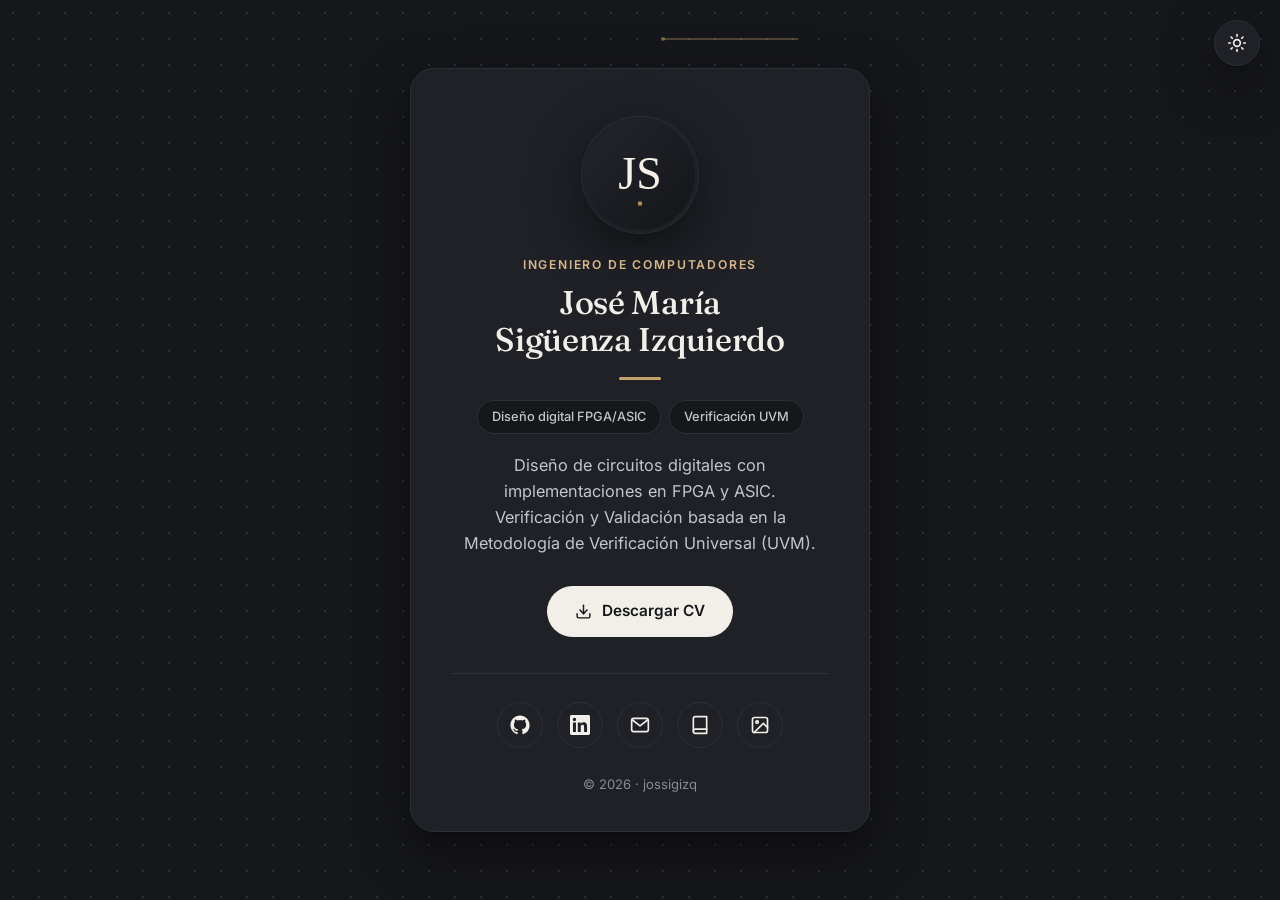
<file: index.html>
<!DOCTYPE html>
<html lang="es">

<head>
  <meta charset="UTF-8">
  <meta name="viewport" content="width=device-width, initial-scale=1.0">
  <title>José María Sigüenza Izquierdo</title>
  <meta name="description"
    content="Ingeniero de Computadores. Diseño de circuitos digitales (ASIC y FPGA) y verificación.">
  <link rel="icon" type="image/svg+xml" href="assets/icons/favicon.svg">
  <link rel="icon" type="image/x-icon" href="favicon.ico" sizes="32x32">
  <link rel="apple-touch-icon" href="apple-touch-icon.png">
  <link rel="manifest" href="site.webmanifest">
  <meta name="theme-color" content="#16171B">

  <script>
    // Fija el tema (oscuro/claro) antes de pintar, para que no haya parpadeo. Por defecto, oscuro.
    (function () {
      try {
        var saved = localStorage.getItem('theme');
        // Por defecto, oscuro: solo marcamos 'light' si el usuario lo eligió.
        if (saved === 'light') document.documentElement.setAttribute('data-theme', 'light');
        var meta = document.querySelector('meta[name="theme-color"]');
        if (meta) meta.setAttribute('content', saved === 'light' ? '#FBFAF7' : '#16171B');
      } catch (e) {}
    })();
  </script>

  <link rel="preconnect" href="https://fonts.googleapis.com">
  <link rel="preconnect" href="https://fonts.gstatic.com" crossorigin>
  <link
    href="https://fonts.googleapis.com/css2?family=Fraunces:opsz,wght@9..144,400;9..144,500;9..144,600&family=Inter:wght@400;500;600&display=swap"
    rel="stylesheet">

  <style>
    /* El modo oscuro es el de por defecto (también sin JS). */
    :root {
      --bg: #16171B;
      --surface: #1F2127;
      --ink: #F2EFE8;
      --text: #C2C5CC;
      --muted: #868B95;
      --line: #2C2F37;
      --accent: #C8A26C;
      --accent-ink: #D8B888;
      --on-ink: #16171B;
      --shadow: 0 1px 2px rgba(0, 0, 0, .3), 0 18px 50px rgba(0, 0, 0, .5);
    }

    /* Modo claro: opcional, se activa con data-theme="light". */
    [data-theme="light"] {
      --bg: #FBFAF7;
      --surface: #FFFFFF;
      --ink: #17181B;
      --text: #4A4D54;
      --muted: #9A9EA6;
      --line: #ECE8DF;
      --accent: #B08D57;
      --accent-ink: #8A6D3F;
      --on-ink: #fff;
      --shadow: 0 1px 2px rgba(23, 24, 27, .04), 0 18px 50px rgba(23, 24, 27, .07);
    }

    * {
      margin: 0;
      padding: 0;
      box-sizing: border-box;
    }

    body {
      font-family: 'Inter', -apple-system, BlinkMacSystemFont, 'Segoe UI', sans-serif;
      background: var(--bg);
      color: var(--text);
      min-height: 100vh;
      display: flex;
      align-items: center;
      justify-content: center;
      padding: 28px;
      line-height: 1.6;
      -webkit-font-smoothing: antialiased;
      /* Textura sutil de puntos (las trazas animadas van por encima, en canvas) */
      background-image: radial-gradient(var(--line) 1px, transparent 1px);
      background-size: 26px 26px;
      transition: background-color .3s ease, color .3s ease;
    }

    .card {
      background: var(--surface);
      width: 100%;
      max-width: 460px;
      border: 1px solid var(--line);
      border-radius: 24px;
      padding: 48px 40px 36px;
      text-align: center;
      box-shadow: var(--shadow);
      animation: rise .7s cubic-bezier(.2, .7, .2, 1) both;
      transition: background-color .3s ease, border-color .3s ease;
    }

    @keyframes rise {
      from {
        opacity: 0;
        transform: translateY(16px);
      }
    }

    .avatar {
      width: 116px;
      height: 116px;
      border-radius: 50%;
      object-fit: cover;
      margin: 0 auto 22px;
      display: block;
      border: 3px solid var(--surface);
      box-shadow: 0 0 0 1px var(--line), var(--shadow);
    }

    .eyebrow {
      font-size: .76rem;
      font-weight: 600;
      letter-spacing: .15em;
      text-transform: uppercase;
      color: var(--accent-ink);
      margin-bottom: 10px;
    }

    h1 {
      font-family: 'Fraunces', Georgia, serif;
      font-weight: 500;
      font-size: 2.05rem;
      line-height: 1.1;
      letter-spacing: -.01em;
      color: var(--ink);
    }

    .divider {
      width: 42px;
      height: 3px;
      border-radius: 3px;
      background: var(--accent);
      margin: 20px auto;
    }

    .roles {
      display: flex;
      flex-wrap: wrap;
      justify-content: center;
      gap: 8px;
      margin: 0 auto 18px;
    }

    .role {
      font-size: .8rem;
      font-weight: 500;
      padding: 6px 14px;
      border-radius: 999px;
      background: var(--bg);
      color: var(--text);
      border: 1px solid var(--line);
    }

    .bio {
      font-size: 1.02rem;
      color: var(--text);
      max-width: 36ch;
      margin: 0 auto;
    }

    .cv {
      display: inline-flex;
      align-items: center;
      gap: 10px;
      margin: 30px 0 8px;
      padding: 13px 28px;
      background: var(--ink);
      color: var(--on-ink);
      border-radius: 999px;
      font-size: .96rem;
      font-weight: 600;
      text-decoration: none;
      transition: transform .18s ease, opacity .18s ease;
    }

    .cv:hover {
      transform: translateY(-2px);
      opacity: .92;
    }

    .cv svg {
      width: 17px;
      height: 17px;
    }

    .socials {
      display: flex;
      justify-content: center;
      gap: 14px;
      margin-top: 28px;
      padding-top: 28px;
      border-top: 1px solid var(--line);
    }

    .social {
      display: inline-flex;
      align-items: center;
      justify-content: center;
      width: 46px;
      height: 46px;
      border-radius: 50%;
      border: 1px solid var(--line);
      color: var(--ink);
      text-decoration: none;
      transition: transform .18s ease, background .18s ease, color .18s ease, border-color .18s ease;
    }

    .social:hover {
      transform: translateY(-3px);
      background: var(--ink);
      color: var(--on-ink);
      border-color: var(--ink);
    }

    .social svg {
      width: 20px;
      height: 20px;
    }

    /* Botón de modo oscuro/claro, fijo en la esquina superior derecha. */
    .theme-toggle {
      position: fixed;
      top: 20px;
      right: 20px;
      z-index: 10;
      display: inline-flex;
      align-items: center;
      justify-content: center;
      width: 46px;
      height: 46px;
      border-radius: 50%;
      border: 1px solid var(--line);
      background: var(--surface);
      box-shadow: var(--shadow);
      color: var(--ink);
      cursor: pointer;
      transition: transform .18s ease, border-color .18s ease, background-color .3s ease, color .3s ease;
    }

    .theme-toggle:hover {
      transform: translateY(-2px);
      border-color: var(--ink);
    }

    .theme-toggle svg {
      width: 20px;
      height: 20px;
    }

    .theme-toggle .icon-moon { display: none; }
    [data-theme="light"] .theme-toggle .icon-sun { display: none; }
    [data-theme="light"] .theme-toggle .icon-moon { display: inline-flex; }

    footer {
      margin-top: 26px;
      font-size: .82rem;
      color: var(--muted);
    }

    @media (prefers-reduced-motion: reduce) {
      .card {
        animation: none;
      }
    }
  </style>
</head>

<body>

  <button class="theme-toggle" type="button" aria-label="Cambiar a modo claro" aria-pressed="true">
    <svg class="icon-moon" viewBox="0 0 24 24" fill="none" stroke="currentColor" stroke-width="2" stroke-linecap="round" stroke-linejoin="round" aria-hidden="true"><path d="M21 12.79A9 9 0 1 1 11.21 3 7 7 0 0 0 21 12.79z"/></svg>
    <svg class="icon-sun" viewBox="0 0 24 24" fill="none" stroke="currentColor" stroke-width="2" stroke-linecap="round" stroke-linejoin="round" aria-hidden="true"><circle cx="12" cy="12" r="4"/><path d="M12 2v2M12 20v2M4.93 4.93l1.41 1.41M17.66 17.66l1.41 1.41M2 12h2M20 12h2M6.34 17.66l-1.41 1.41M19.07 4.93l-1.41 1.41"/></svg>
  </button>

  <main class="card">
    <img class="avatar" src="assets/img/avatar-monogram.svg" alt="Retrato de José María Sigüenza Izquierdo">

    <p class="eyebrow">Ingeniero de Computadores</p>
    <h1>José María<br>Sigüenza Izquierdo</h1>

    <div class="divider"></div>

    <div class="roles">
      <span class="role">Diseño digital FPGA/ASIC</span>
      <span class="role">Verificación UVM</span>
    </div>

    <p class="bio">
      Diseño de circuitos digitales con implementaciones en FPGA y ASIC.
      Verificación y Validación basada en la Metodología de Verificación Universal (UVM).
    </p>

    <a class="cv" href="assets/docs/cv_jossigizq.pdf" target="_blank" rel="noopener">
      <svg viewBox="0 0 24 24" fill="none" stroke="currentColor" stroke-width="2"
        stroke-linecap="round" stroke-linejoin="round" aria-hidden="true">
        <path d="M21 15v4a2 2 0 0 1-2 2H5a2 2 0 0 1-2-2v-4" />
        <path d="M7 10l5 5 5-5" />
        <path d="M12 15V3" />
      </svg>
      Descargar CV
    </a>

    <nav class="socials">
      <a class="social" href="https://github.com/jossigizq" target="_blank" rel="noopener"
        aria-label="GitHub">
        <svg viewBox="0 0 24 24" fill="currentColor" aria-hidden="true">
          <path
            d="M12 .5C5.73.5.5 5.73.5 12.02c0 5.1 3.29 9.42 7.86 10.95.58.11.79-.25.79-.56 0-.27-.01-1.16-.02-2.1-3.2.7-3.88-1.37-3.88-1.37-.52-1.33-1.28-1.69-1.28-1.69-1.05-.72.08-.71.08-.71 1.16.08 1.77 1.19 1.77 1.19 1.03 1.77 2.7 1.26 3.36.96.1-.75.4-1.26.73-1.55-2.55-.29-5.24-1.28-5.24-5.69 0-1.26.45-2.29 1.19-3.1-.12-.29-.52-1.46.11-3.05 0 0 .97-.31 3.18 1.18a11 11 0 0 1 5.79 0c2.2-1.49 3.17-1.18 3.17-1.18.63 1.59.23 2.76.11 3.05.74.81 1.19 1.84 1.19 3.1 0 4.42-2.69 5.39-5.25 5.68.41.36.78 1.07.78 2.16 0 1.56-.01 2.82-.01 3.2 0 .31.21.68.8.56A11.52 11.52 0 0 0 23.5 12.02C23.5 5.73 18.27.5 12 .5Z" />
        </svg>
      </a>
      <a class="social"
        href="https://www.linkedin.com/in/jos%C3%A9-mar%C3%ADa-sig%C3%BCenza-izquierdo-6b55ab35a/"
        target="_blank" rel="noopener" aria-label="LinkedIn">
        <svg viewBox="0 0 24 24" fill="currentColor" aria-hidden="true">
          <path
            d="M20.45 20.45h-3.56v-5.57c0-1.33-.02-3.04-1.85-3.04-1.85 0-2.14 1.45-2.14 2.94v5.67H9.35V9h3.42v1.56h.05c.48-.9 1.64-1.85 3.37-1.85 3.6 0 4.27 2.37 4.27 5.46v6.28ZM5.34 7.43a2.07 2.07 0 1 1 0-4.14 2.07 2.07 0 0 1 0 4.14ZM7.12 20.45H3.56V9h3.56v11.45ZM22.22 0H1.77C.79 0 0 .77 0 1.73v20.54C0 23.23.79 24 1.77 24h20.45c.98 0 1.78-.77 1.78-1.73V1.73C24 .77 23.2 0 22.22 0Z" />
        </svg>
      </a>
      <a class="social" href="mailto:jossigizq@hotmail.com" aria-label="Email">
        <svg viewBox="0 0 24 24" fill="none" stroke="currentColor" stroke-width="2"
          stroke-linecap="round" stroke-linejoin="round" aria-hidden="true">
          <rect x="2" y="4" width="20" height="16" rx="2.5" />
          <path d="m3 6 9 7 9-7" />
        </svg>
      </a>
      <a class="social" href="libros.html" aria-label="Libros que recomiendo"
        title="Libros que recomiendo">
        <svg viewBox="0 0 24 24" fill="none" stroke="currentColor" stroke-width="2"
          stroke-linecap="round" stroke-linejoin="round" aria-hidden="true">
          <path d="M4 19.5A2.5 2.5 0 0 1 6.5 17H20" />
          <path d="M6.5 2H20v20H6.5A2.5 2.5 0 0 1 4 19.5v-15A2.5 2.5 0 0 1 6.5 2z" />
        </svg>
      </a>
      <a class="social" href="galeria.html" aria-label="Galería de ASIC"
        title="Galería de ASIC">
        <svg viewBox="0 0 24 24" fill="none" stroke="currentColor" stroke-width="2"
          stroke-linecap="round" stroke-linejoin="round" aria-hidden="true">
          <rect x="3" y="3" width="18" height="18" rx="2.5" />
          <circle cx="8.5" cy="8.5" r="1.5" />
          <path d="m21 15-5-5L5 21" />
        </svg>
      </a>
    </nav>

    <footer>© 2026 · jossigizq</footer>
  </main>

  <!-- Trazas de enrutado animadas sobre la cuadrícula del fondo. -->
  <script src="assets/js/grid-routes.js" defer></script>

  <script>
    // Botón de modo oscuro/claro: alterna el tema, lo recuerda y avisa a lectores de pantalla.
    (function () {
      var btn = document.querySelector('.theme-toggle');
      if (!btn) return;
      var root = document.documentElement;
      var meta = document.querySelector('meta[name="theme-color"]');

      function apply(dark) {
        if (dark) root.removeAttribute('data-theme');
        else root.setAttribute('data-theme', 'light');
        btn.setAttribute('aria-pressed', dark ? 'true' : 'false');
        btn.setAttribute('aria-label', dark ? 'Cambiar a modo claro' : 'Cambiar a modo oscuro');
        if (meta) meta.setAttribute('content', dark ? '#16171B' : '#FBFAF7');
      }

      // El tema inicial ya lo fijó el script de la cabecera; aquí solo sincronizo el botón.
      apply(root.getAttribute('data-theme') !== 'light');

      btn.addEventListener('click', function () {
        var dark = root.getAttribute('data-theme') === 'light';
        apply(dark);
        try { localStorage.setItem('theme', dark ? 'dark' : 'light'); } catch (e) {}
      });
    })();
  </script>

</body>

</html>
</file>
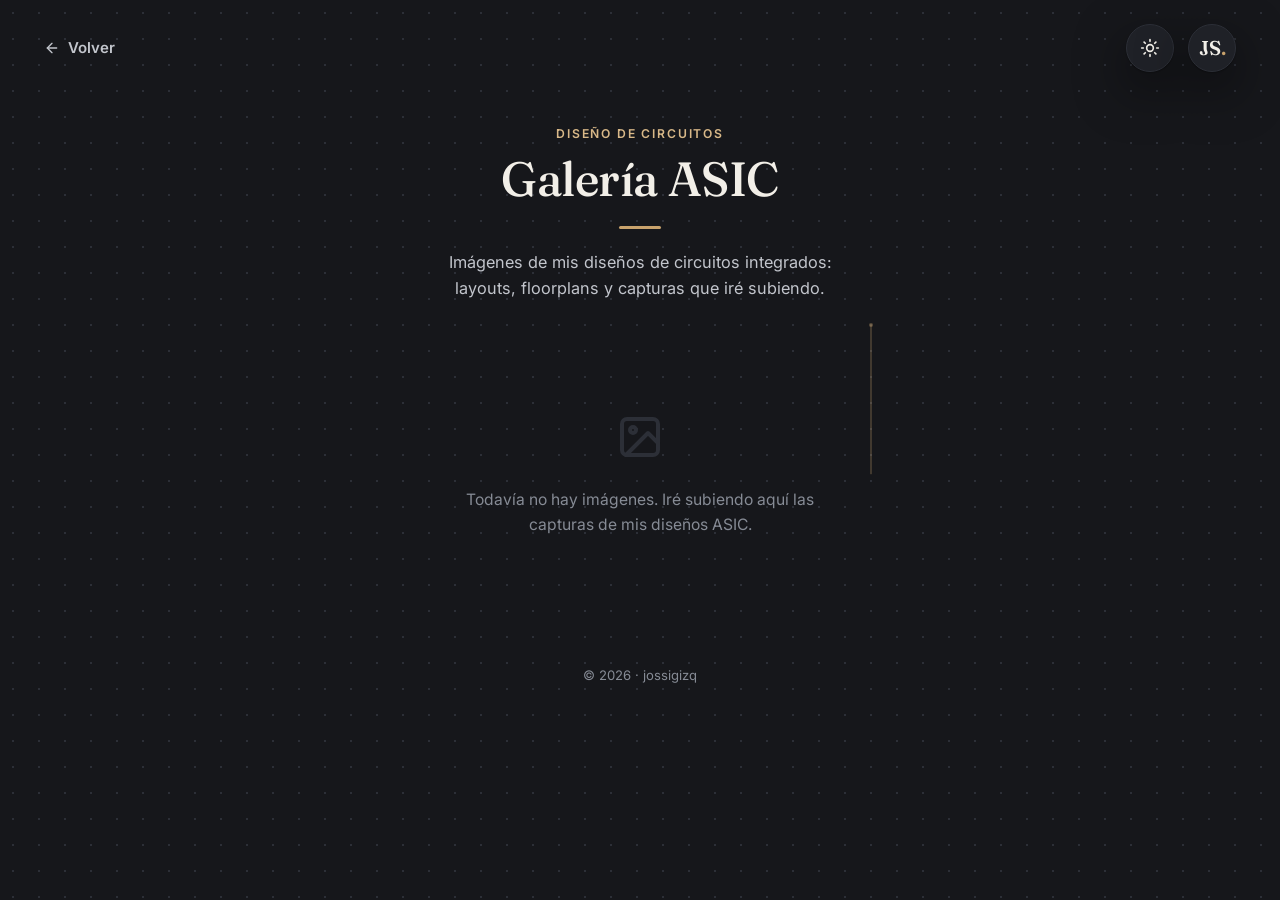
<file: galeria.html>
<!DOCTYPE html>
<html lang="es">

<head>
  <meta charset="UTF-8">
  <meta name="viewport" content="width=device-width, initial-scale=1.0">
  <title>Galería ASIC · José María Sigüenza Izquierdo</title>
  <meta name="description"
    content="Galería de imágenes de circuitos integrados ASIC: diseños, layouts y capturas.">
  <link rel="icon" type="image/svg+xml" href="assets/icons/favicon.svg">
  <link rel="icon" type="image/x-icon" href="favicon.ico" sizes="32x32">
  <link rel="apple-touch-icon" href="apple-touch-icon.png">
  <link rel="manifest" href="site.webmanifest">
  <meta name="theme-color" content="#16171B">

  <script>
    // Fija el tema (oscuro/claro) antes de pintar, para que no haya parpadeo al cargar.
    (function () {
      try {
        var saved = localStorage.getItem('theme');
        // Por defecto, oscuro: solo marcamos 'light' si el usuario lo eligió.
        if (saved === 'light') document.documentElement.setAttribute('data-theme', 'light');
        var meta = document.querySelector('meta[name="theme-color"]');
        if (meta) meta.setAttribute('content', saved === 'light' ? '#FBFAF7' : '#16171B');
      } catch (e) {}
    })();
  </script>

  <link rel="preconnect" href="https://fonts.googleapis.com">
  <link rel="preconnect" href="https://fonts.gstatic.com" crossorigin>
  <link
    href="https://fonts.googleapis.com/css2?family=Fraunces:opsz,wght@9..144,400;9..144,500;9..144,600&family=Inter:wght@400;500;600&display=swap"
    rel="stylesheet">

  <style>
    /* El modo oscuro es el de por defecto (también sin JS). */
    :root {
      --bg: #16171B;
      --surface: #1F2127;
      --ink: #F2EFE8;
      --text: #C2C5CC;
      --muted: #868B95;
      --line: #2C2F37;
      --accent: #C8A26C;
      --accent-ink: #D8B888;
      --radius: 16px;
      --shadow: 0 1px 2px rgba(0, 0, 0, .3), 0 18px 50px rgba(0, 0, 0, .5);
      --maxw: 1240px;
    }

    /* Modo claro: opcional, se activa con data-theme="light". */
    [data-theme="light"] {
      --bg: #FBFAF7;
      --surface: #FFFFFF;
      --ink: #17181B;
      --text: #4A4D54;
      --muted: #9A9EA6;
      --line: #ECE8DF;
      --accent: #B08D57;
      --accent-ink: #8A6D3F;
      --shadow: 0 1px 2px rgba(23, 24, 27, .04), 0 18px 50px rgba(23, 24, 27, .07);
    }

    * {
      margin: 0;
      padding: 0;
      box-sizing: border-box;
    }

    body {
      font-family: 'Inter', -apple-system, BlinkMacSystemFont, 'Segoe UI', sans-serif;
      background: var(--bg);
      color: var(--text);
      min-height: 100vh;
      line-height: 1.6;
      -webkit-font-smoothing: antialiased;
      background-image: radial-gradient(var(--line) 1px, transparent 1px);
      background-size: 26px 26px;
      transition: background-color .3s ease, color .3s ease;
    }

    a {
      color: inherit;
      text-decoration: none;
    }

    .wrap {
      width: 100%;
      max-width: var(--maxw);
      margin: 0 auto;
      padding: 0 24px;
    }

    /* ---------- Top bar ---------- */
    .topbar {
      display: flex;
      align-items: center;
      justify-content: space-between;
      padding: 24px 0;
    }

    .back {
      display: inline-flex;
      align-items: center;
      gap: 8px;
      font-size: .94rem;
      font-weight: 600;
      color: var(--text);
      transition: color .18s ease, transform .18s ease;
    }

    .back:hover {
      color: var(--ink);
      transform: translateX(-2px);
    }

    .back svg {
      width: 16px;
      height: 16px;
    }

    .brand {
      display: inline-flex;
      align-items: center;
      justify-content: center;
      width: 48px;
      height: 48px;
      border-radius: 50%;
      border: 1px solid var(--line);
      background: var(--surface);
      box-shadow: var(--shadow);
      font-family: 'Fraunces', serif;
      font-size: 1.25rem;
      font-weight: 600;
      color: var(--ink);
      transition: transform .18s ease, border-color .18s ease;
    }

    .brand:hover {
      transform: translateY(-2px);
      border-color: var(--ink);
    }

    .brand span {
      color: var(--accent);
    }

    /* Acciones a la derecha de la barra: botón de tema + monograma. */
    .topbar-actions {
      display: inline-flex;
      align-items: center;
      gap: 14px;
    }

    .theme-toggle {
      display: inline-flex;
      align-items: center;
      justify-content: center;
      width: 48px;
      height: 48px;
      border-radius: 50%;
      border: 1px solid var(--line);
      background: var(--surface);
      box-shadow: var(--shadow);
      color: var(--ink);
      cursor: pointer;
      transition: transform .18s ease, border-color .18s ease, background-color .3s ease, color .3s ease;
    }

    .theme-toggle:hover {
      transform: translateY(-2px);
      border-color: var(--ink);
    }

    .theme-toggle svg {
      width: 20px;
      height: 20px;
    }

    .theme-toggle .icon-moon { display: none; }
    [data-theme="light"] .theme-toggle .icon-sun { display: none; }
    [data-theme="light"] .theme-toggle .icon-moon { display: inline-flex; }

    /* ---------- Header ---------- */
    .head {
      text-align: center;
      padding: 28px 0 8px;
      animation: rise .7s cubic-bezier(.2, .7, .2, 1) both;
    }

    @keyframes rise {
      from {
        opacity: 0;
        transform: translateY(16px);
      }
    }

    .eyebrow {
      font-size: .76rem;
      font-weight: 600;
      letter-spacing: .15em;
      text-transform: uppercase;
      color: var(--accent-ink);
      margin-bottom: 10px;
    }

    h1 {
      font-family: 'Fraunces', Georgia, serif;
      font-weight: 500;
      font-size: clamp(2.1rem, 5vw, 3rem);
      line-height: 1.1;
      letter-spacing: -.01em;
      color: var(--ink);
    }

    .divider {
      width: 42px;
      height: 3px;
      border-radius: 3px;
      background: var(--accent);
      margin: 20px auto;
    }

    .subtitle {
      font-size: 1.02rem;
      color: var(--text);
      max-width: 48ch;
      margin: 0 auto;
    }

    .count {
      display: inline-block;
      margin-top: 18px;
      font-size: .82rem;
      font-weight: 600;
      letter-spacing: .06em;
      text-transform: uppercase;
      color: var(--muted);
    }

    /* ---------- Galería ---------- */
    .gallery {
      display: grid;
      grid-template-columns: repeat(3, 1fr);
      gap: 20px;
      padding: 40px 0 24px;
    }

    @media (max-width: 860px) {
      .gallery {
        grid-template-columns: repeat(2, 1fr);
      }
    }

    @media (max-width: 560px) {
      .gallery {
        grid-template-columns: 1fr;
      }
    }

    .shot {
      display: flex;
      flex-direction: column;
      background: var(--surface);
      border: 1px solid var(--line);
      border-radius: var(--radius);
      overflow: hidden;
      box-shadow: var(--shadow);
      transition: transform .2s ease, box-shadow .2s ease, border-color .3s ease, background-color .3s ease;
    }

    .shot:hover {
      transform: translateY(-4px);
      box-shadow: 0 1px 2px rgba(23, 24, 27, .05), 0 24px 60px rgba(23, 24, 27, .10);
    }

    .shot img {
      display: block;
      width: 100%;
      aspect-ratio: 4 / 3;
      object-fit: cover;
      background: var(--bg);
    }

    .shot .caption {
      padding: 16px 18px 18px;
    }

    .shot .caption h3 {
      font-family: 'Fraunces', Georgia, serif;
      font-weight: 500;
      font-size: 1.14rem;
      line-height: 1.2;
      color: var(--ink);
      margin-bottom: 4px;
    }

    .shot .caption p {
      font-size: .9rem;
      color: var(--muted);
    }

    /* Estado vacío mientras no hay imágenes subidas. */
    .empty-state {
      grid-column: 1 / -1;
      text-align: center;
      padding: 64px 24px 80px;
      color: var(--muted);
    }

    .empty-state svg {
      width: 48px;
      height: 48px;
      color: var(--line);
      margin-bottom: 18px;
    }

    .empty-state p {
      max-width: 40ch;
      margin: 0 auto;
      font-size: .98rem;
    }

    /* ---------- Footer ---------- */
    footer {
      text-align: center;
      padding: 24px 0 40px;
      font-size: .82rem;
      color: var(--muted);
    }

    @media (prefers-reduced-motion: reduce) {
      .head {
        animation: none;
      }
    }
  </style>
</head>

<body>

  <div class="wrap">

    <!-- ============ TOP BAR ============ -->
    <div class="topbar">
      <a href="index.html" class="back">
        <svg viewBox="0 0 24 24" fill="none" stroke="currentColor" stroke-width="2"
          stroke-linecap="round" stroke-linejoin="round" aria-hidden="true">
          <path d="M19 12H5" />
          <path d="m12 19-7-7 7-7" />
        </svg>
        Volver
      </a>
      <div class="topbar-actions">
        <button class="theme-toggle" type="button" aria-label="Cambiar a modo claro" aria-pressed="true">
          <svg class="icon-moon" viewBox="0 0 24 24" fill="none" stroke="currentColor" stroke-width="2" stroke-linecap="round" stroke-linejoin="round" aria-hidden="true"><path d="M21 12.79A9 9 0 1 1 11.21 3 7 7 0 0 0 21 12.79z"/></svg>
          <svg class="icon-sun" viewBox="0 0 24 24" fill="none" stroke="currentColor" stroke-width="2" stroke-linecap="round" stroke-linejoin="round" aria-hidden="true"><circle cx="12" cy="12" r="4"/><path d="M12 2v2M12 20v2M4.93 4.93l1.41 1.41M17.66 17.66l1.41 1.41M2 12h2M20 12h2M6.34 17.66l-1.41 1.41M19.07 4.93l-1.41 1.41"/></svg>
        </button>
        <a href="index.html" class="brand">JS<span>.</span></a>
      </div>
    </div>

    <!-- ============ HEADER ============ -->
    <header class="head">
      <p class="eyebrow">Diseño de circuitos</p>
      <h1>Galería ASIC</h1>
      <div class="divider"></div>
      <p class="subtitle">
        Imágenes de mis diseños de circuitos integrados:<br>
        layouts, floorplans y capturas que iré subiendo.
      </p>
    </header>

    <!-- ============ GALERÍA ============ -->
    <!--
      Para añadir una imagen, copia un bloque <figure class="shot"> ... </figure>
      y edita la ruta de la imagen (assets/img/asics/…), el título y la descripción.
      Formato recomendado: .webp o .avif; proporción 4:3 para que encajen en la rejilla.
      Cuando añadas la primera imagen, borra el bloque <div class="empty-state">.

      <figure class="shot">
        <img src="assets/img/asics/mi-chip.webp" alt="Descripción del ASIC" loading="lazy">
        <figcaption class="caption">
          <h3>Nombre del chip</h3>
          <p>Nodo / proyecto / año</p>
        </figcaption>
      </figure>
    -->
    <main class="gallery">

      <div class="empty-state">
        <svg viewBox="0 0 24 24" fill="none" stroke="currentColor" stroke-width="2"
          stroke-linecap="round" stroke-linejoin="round" aria-hidden="true">
          <rect x="3" y="3" width="18" height="18" rx="2.5" />
          <circle cx="8.5" cy="8.5" r="1.5" />
          <path d="m21 15-5-5L5 21" />
        </svg>
        <p>Todavía no hay imágenes. Iré subiendo aquí las capturas de mis diseños ASIC.</p>
      </div>

    </main>

    <footer>© 2026 · jossigizq</footer>
  </div>

  <!-- Trazas de enrutado animadas sobre la cuadrícula del fondo. -->
  <script src="assets/js/grid-routes.js" defer></script>

  <script>
    // Botón de modo oscuro/claro: alterna el tema, lo recuerda y avisa a lectores de pantalla.
    (function () {
      var btn = document.querySelector('.theme-toggle');
      if (!btn) return;
      var root = document.documentElement;
      var meta = document.querySelector('meta[name="theme-color"]');

      function apply(dark) {
        if (dark) root.removeAttribute('data-theme');
        else root.setAttribute('data-theme', 'light');
        btn.setAttribute('aria-pressed', dark ? 'true' : 'false');
        btn.setAttribute('aria-label', dark ? 'Cambiar a modo claro' : 'Cambiar a modo oscuro');
        if (meta) meta.setAttribute('content', dark ? '#16171B' : '#FBFAF7');
      }

      apply(root.getAttribute('data-theme') !== 'light');

      btn.addEventListener('click', function () {
        var dark = root.getAttribute('data-theme') === 'light';
        apply(dark);
        try { localStorage.setItem('theme', dark ? 'dark' : 'light'); } catch (e) {}
      });
    })();
  </script>

</body>

</html>
</file>
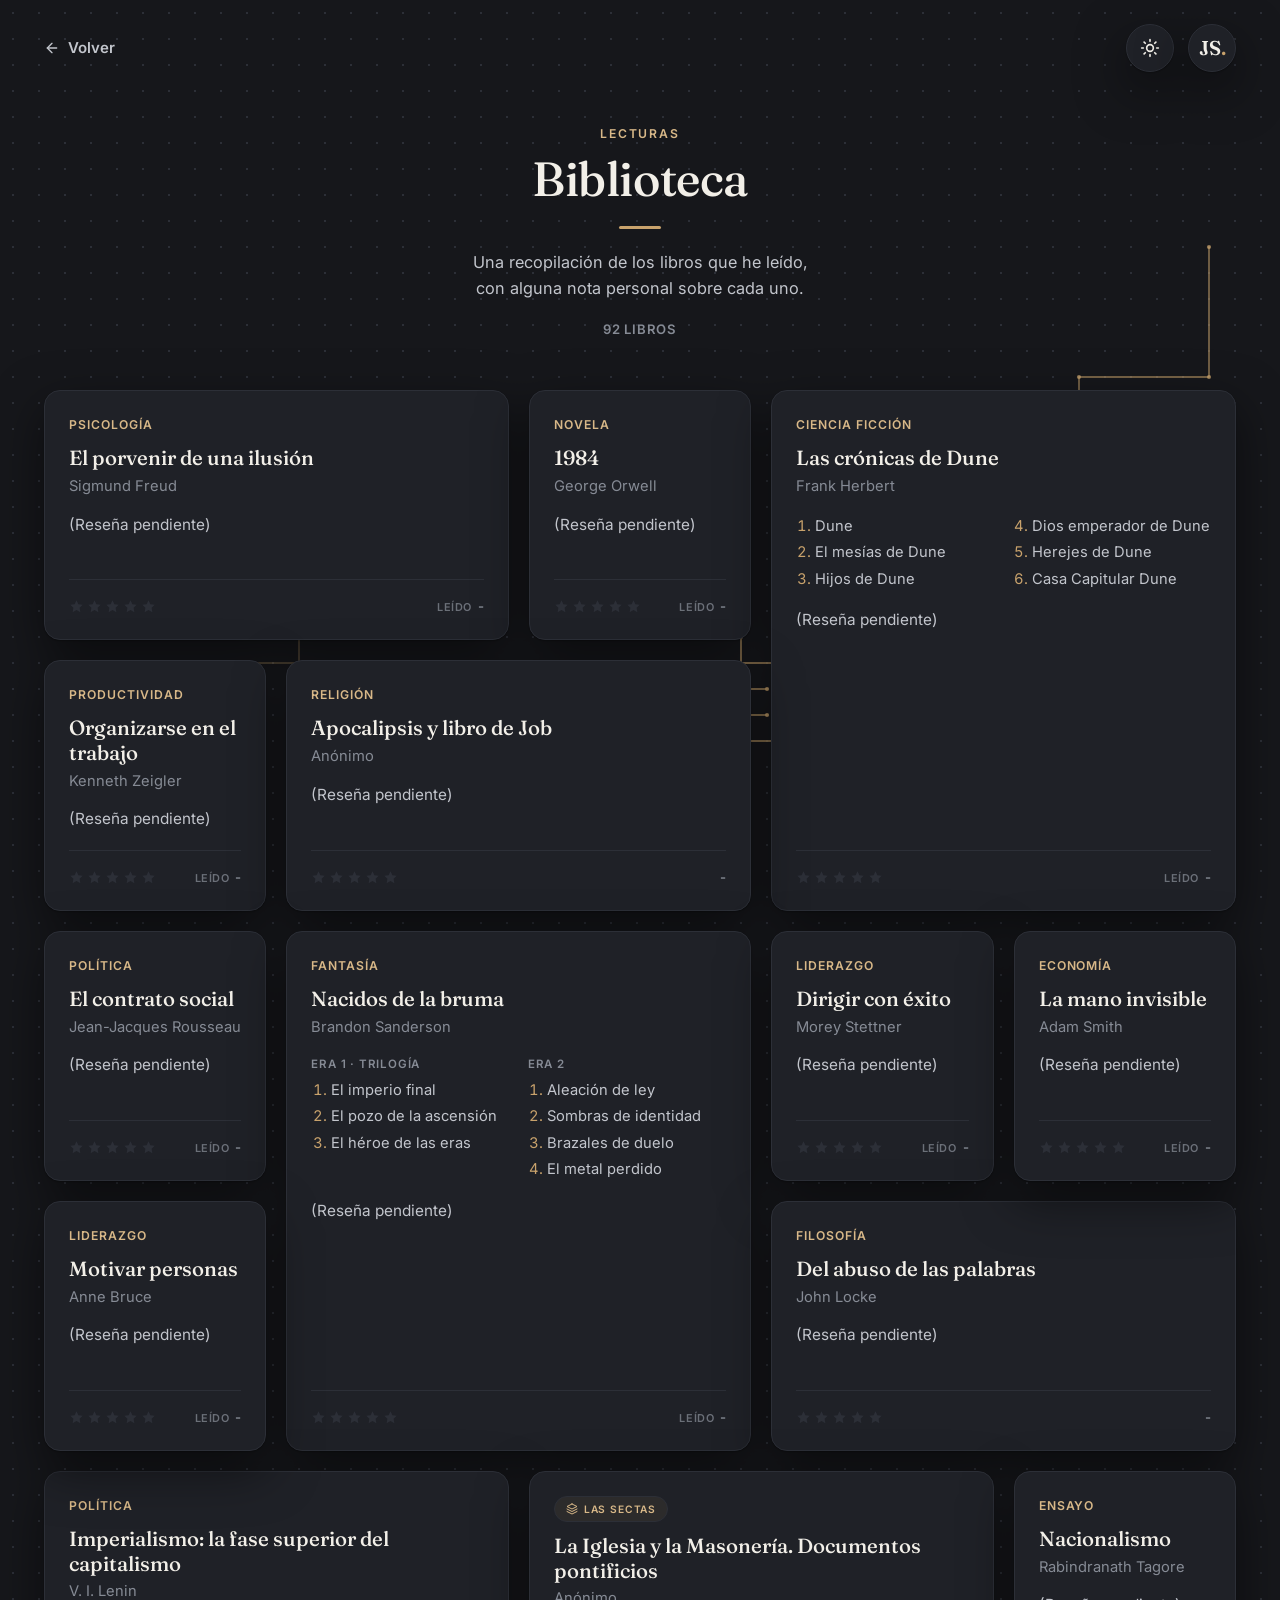
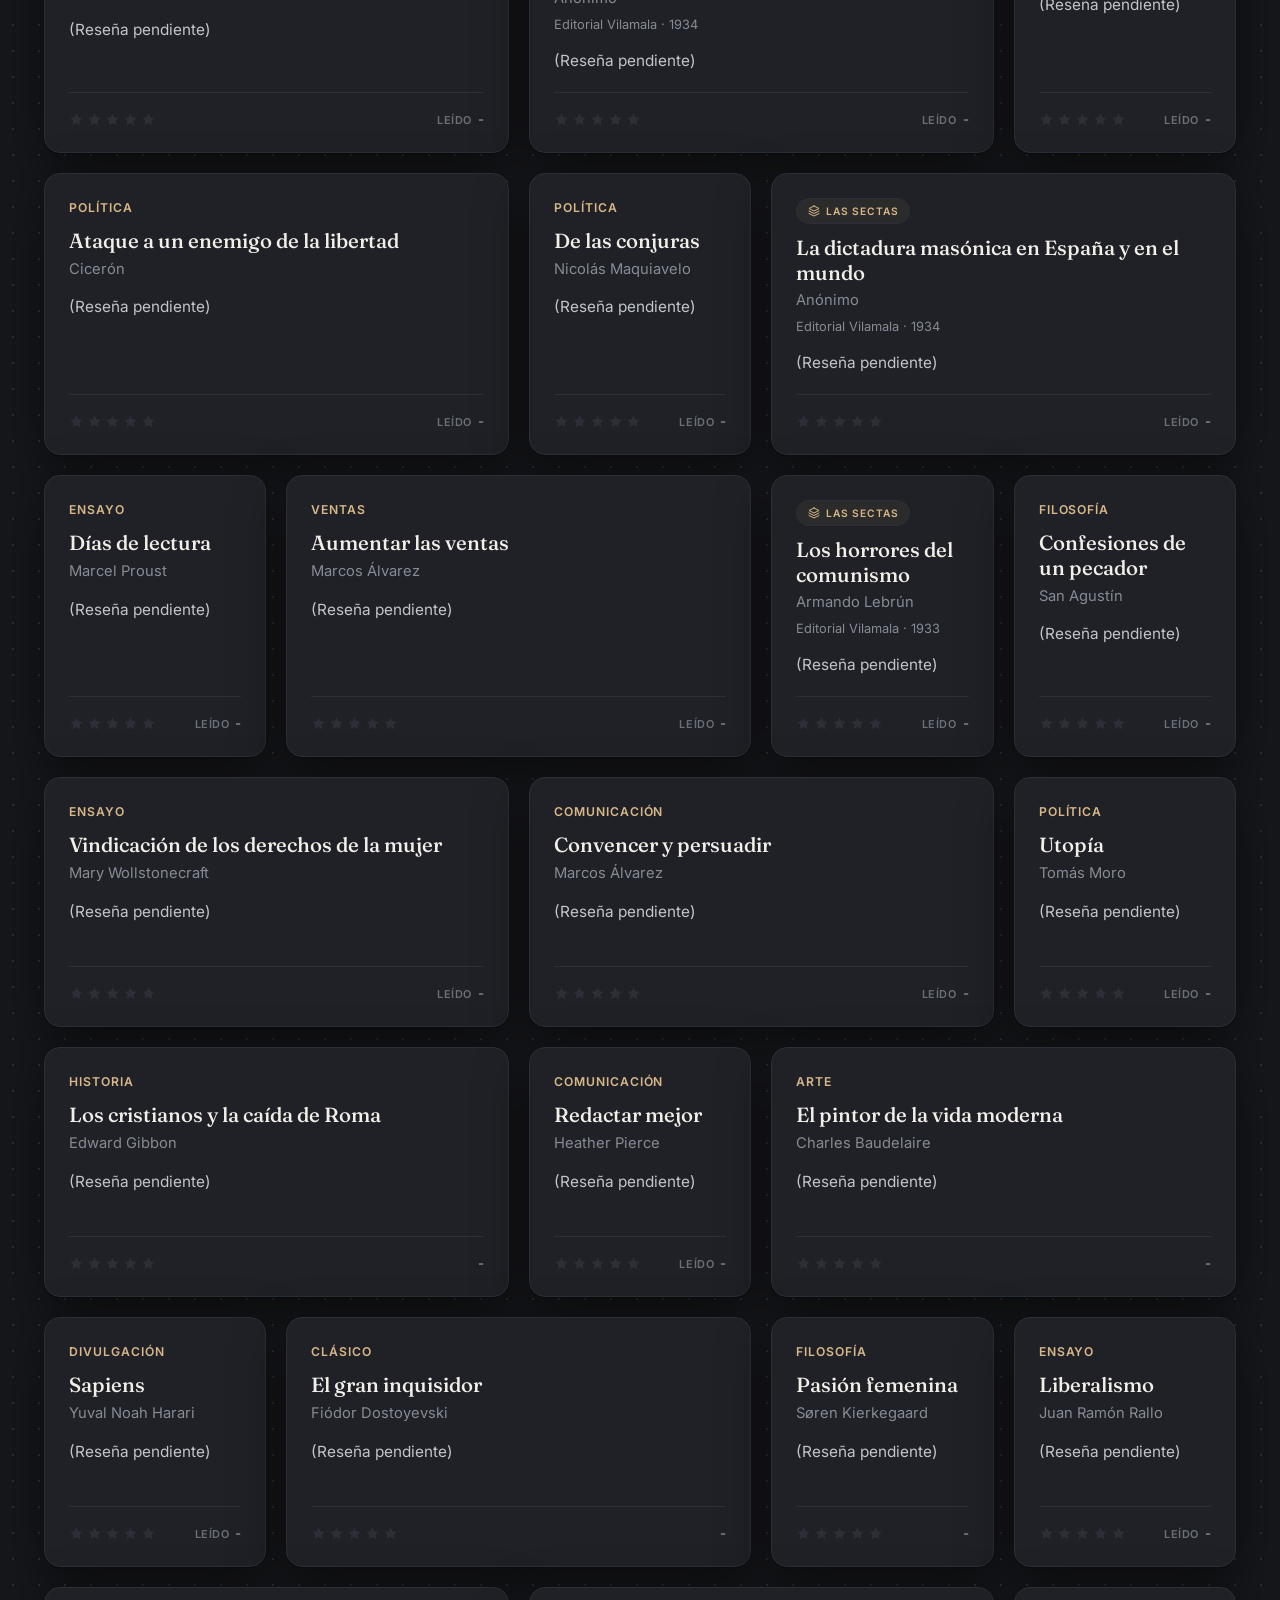
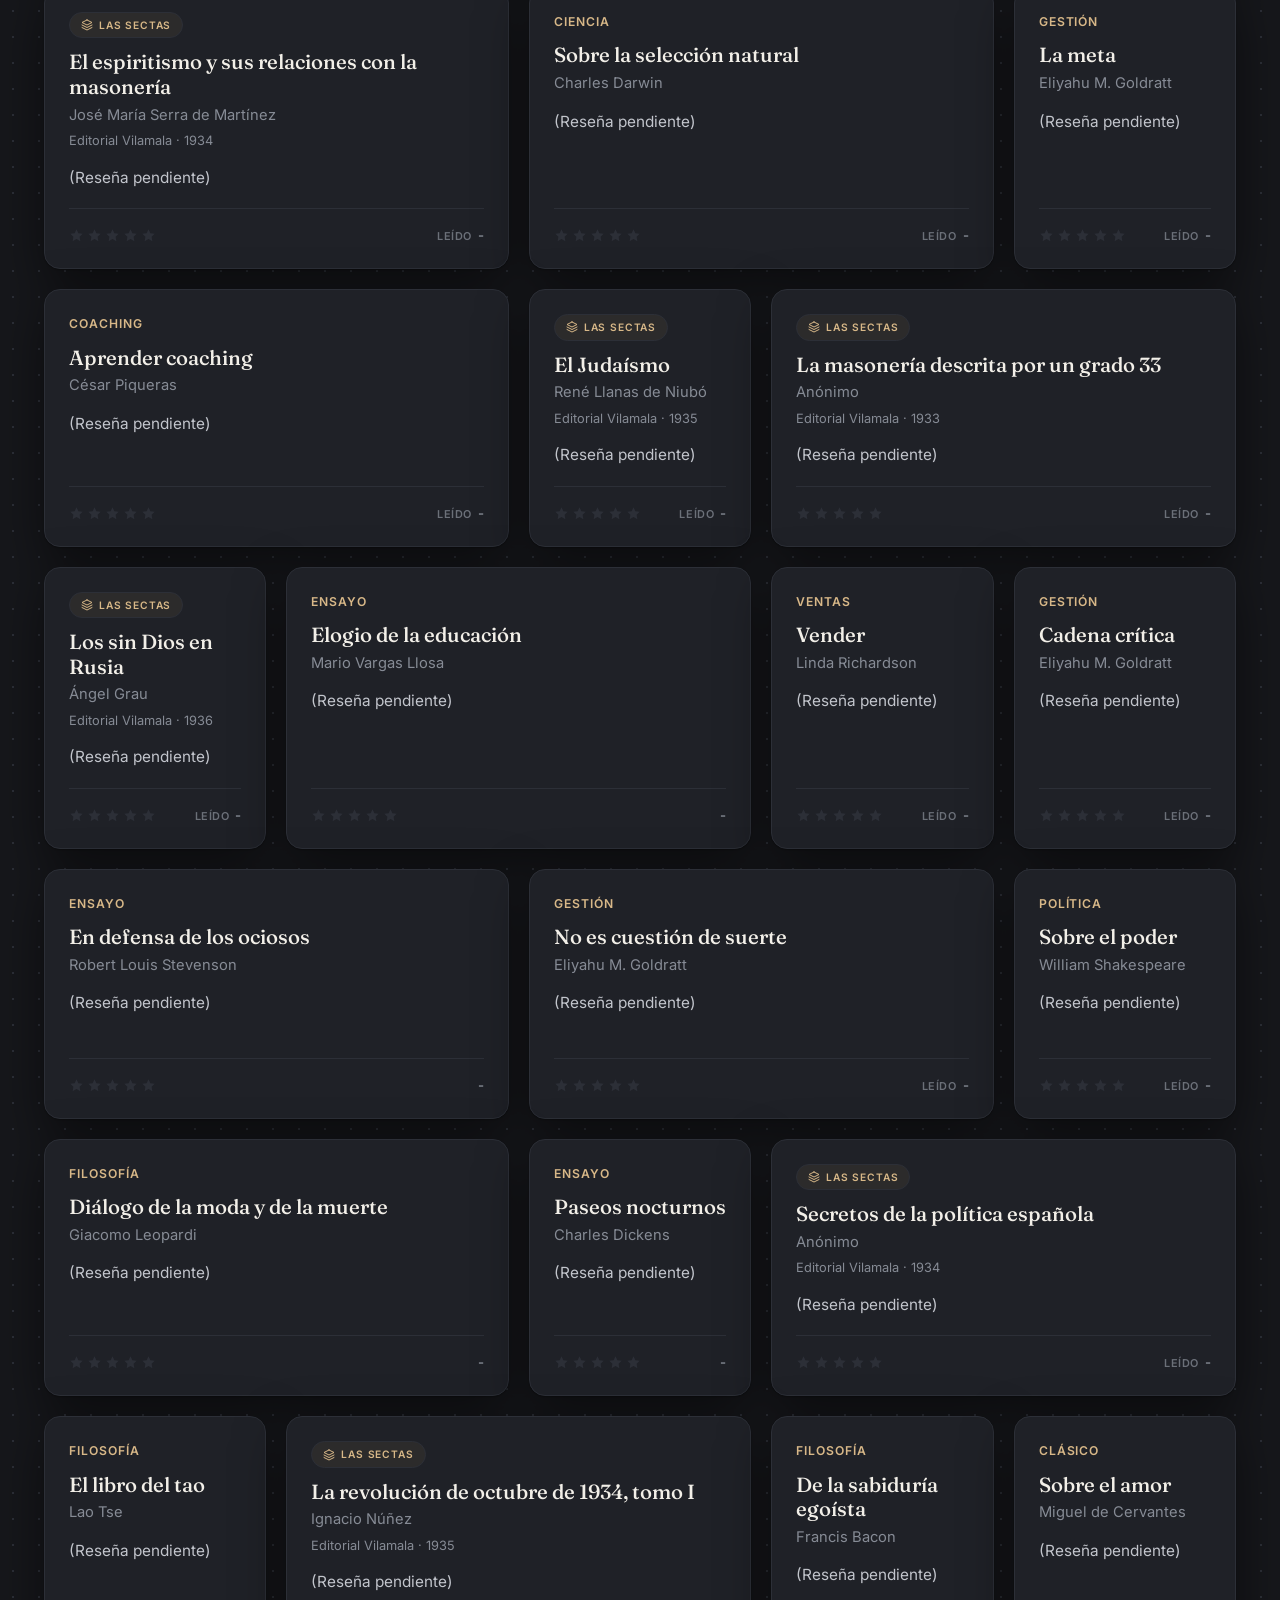
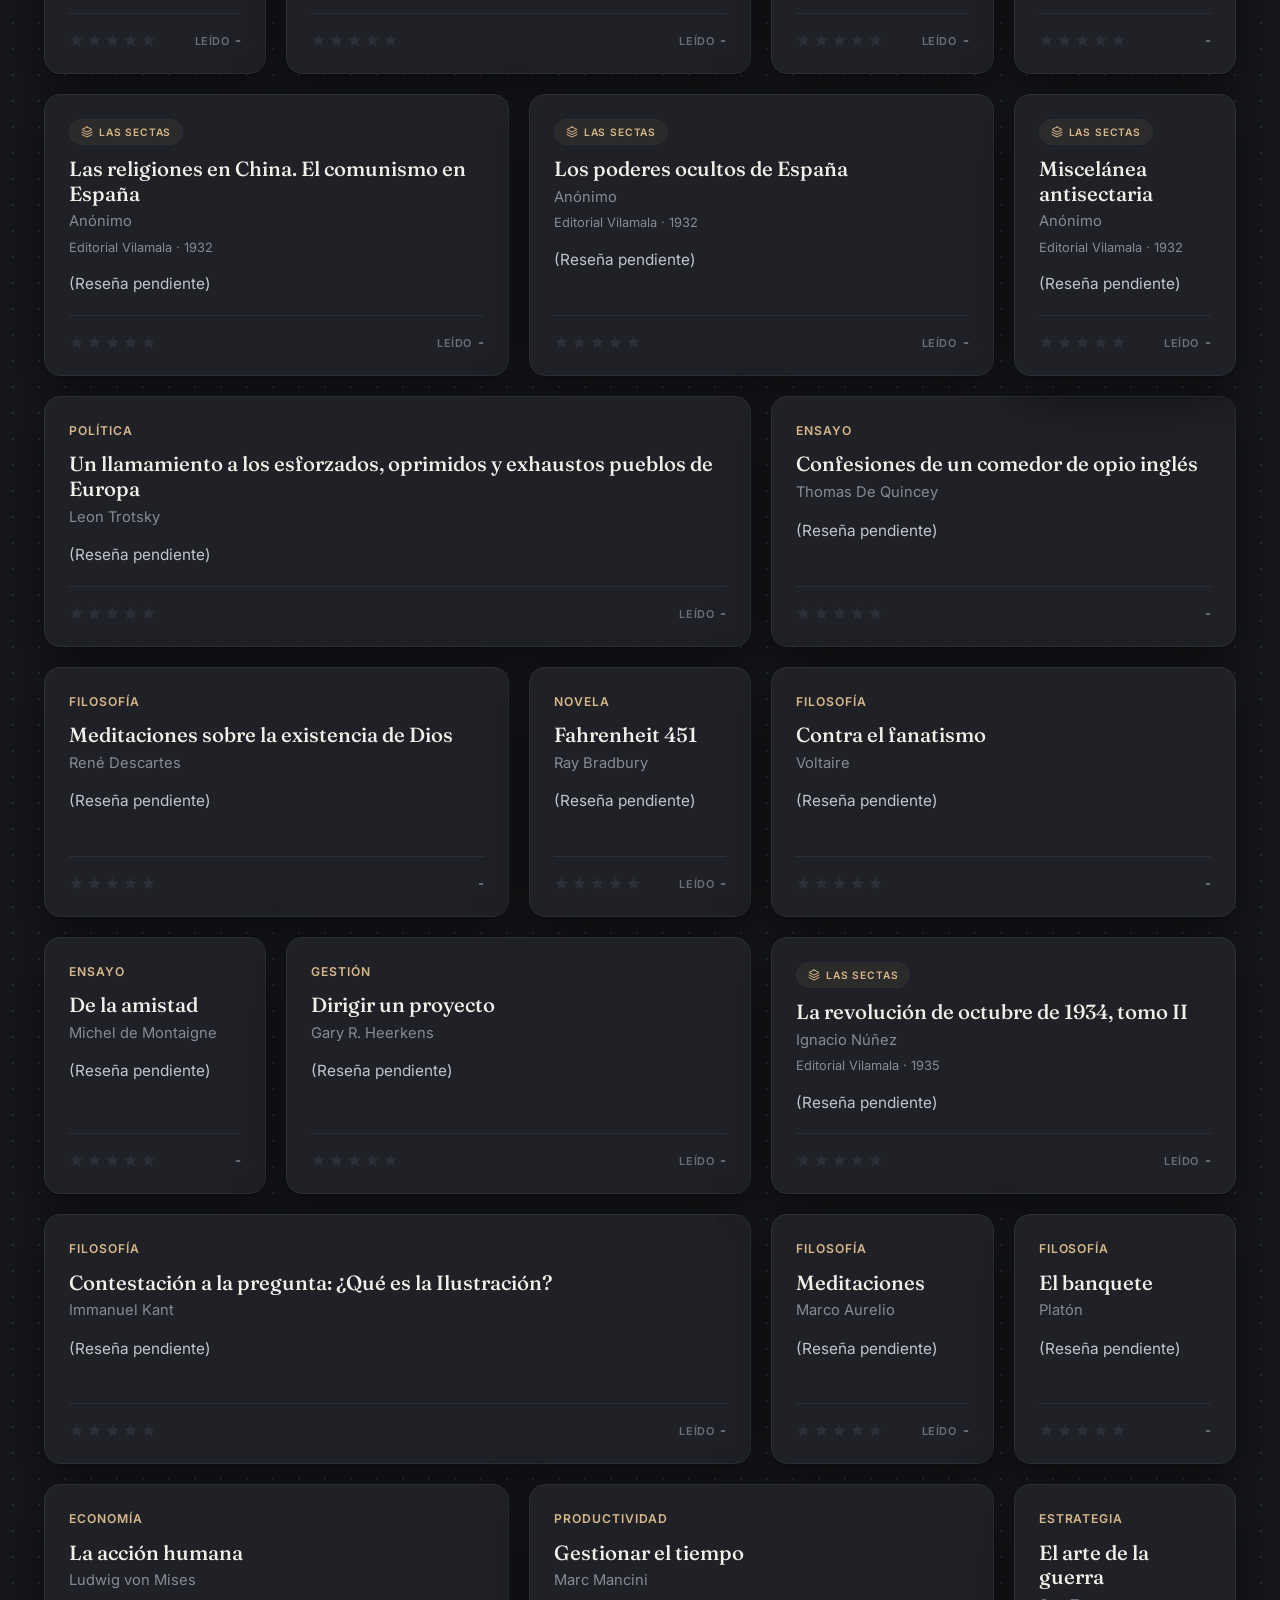
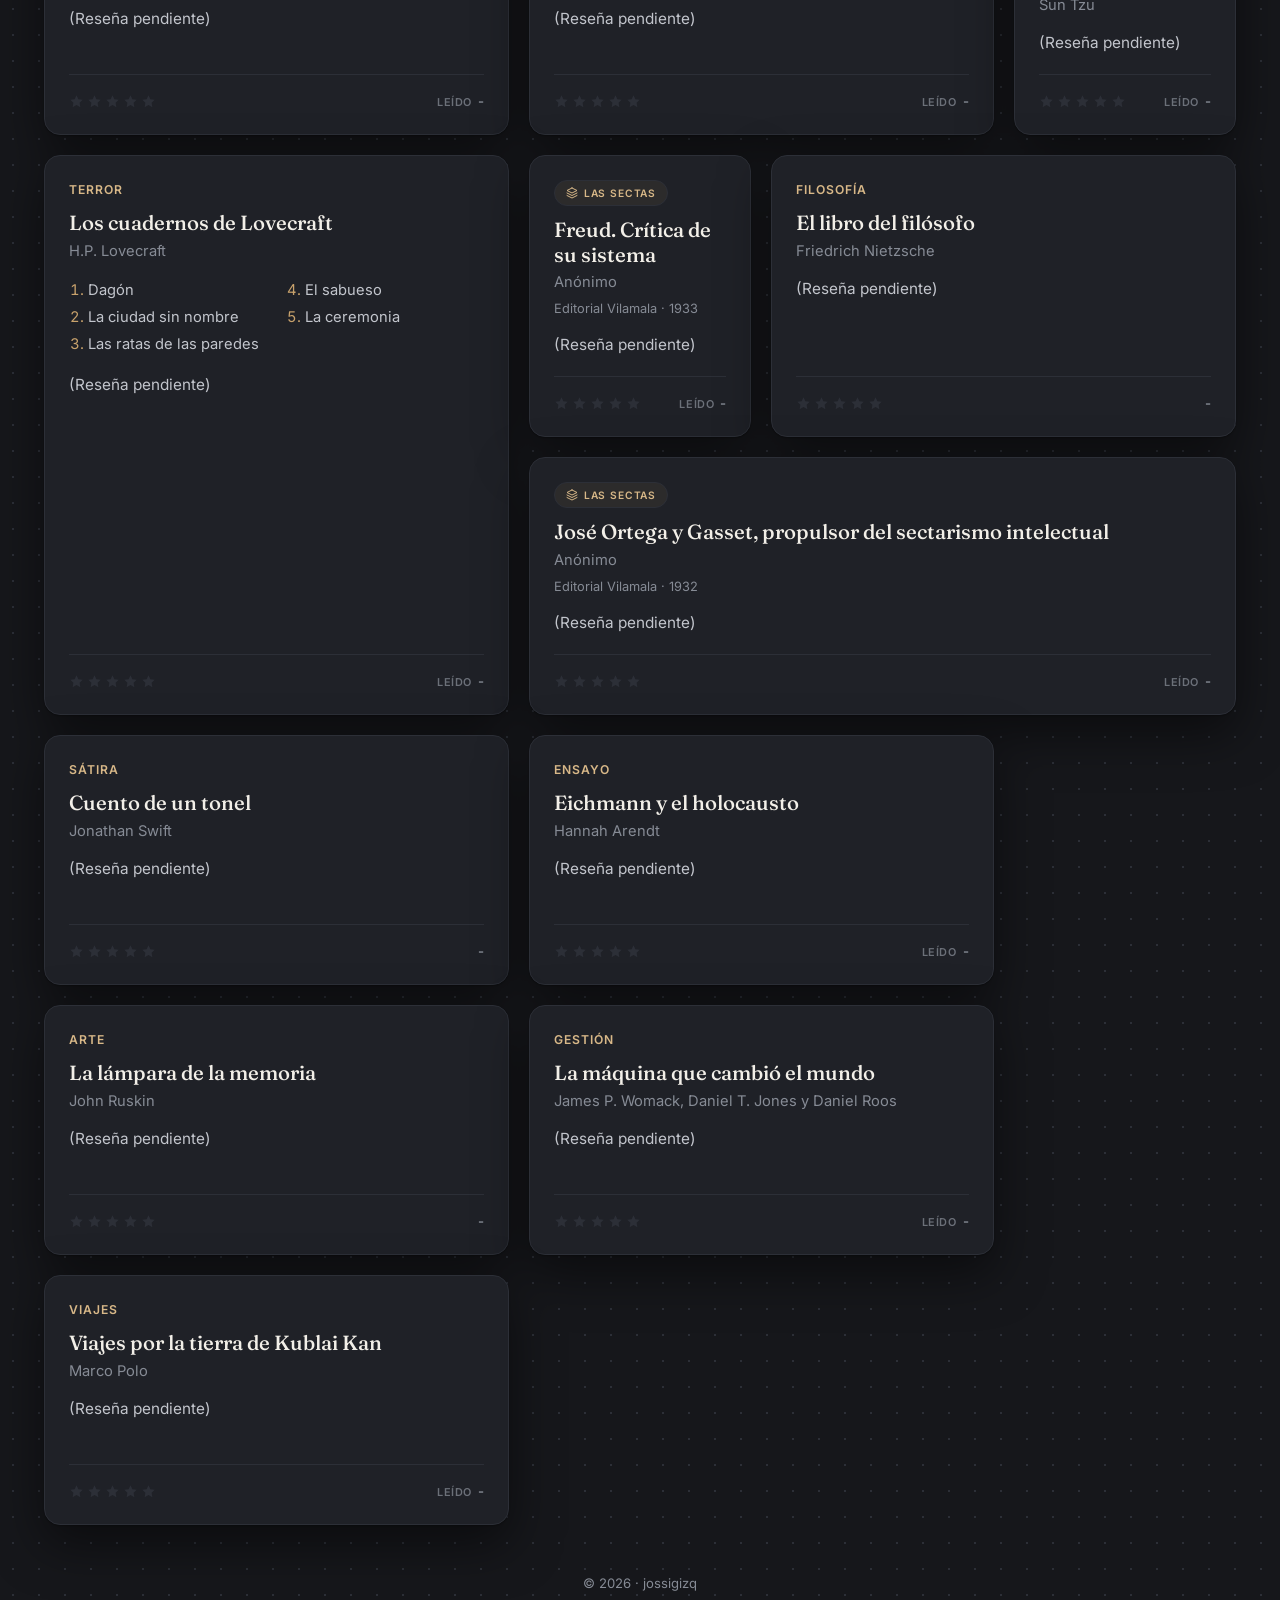
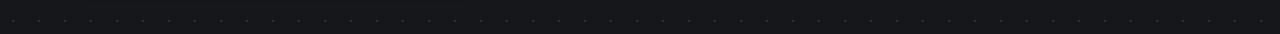
<file: libros.html>
<!DOCTYPE html>
<html lang="es">

<head>
  <meta charset="UTF-8">
  <meta name="viewport" content="width=device-width, initial-scale=1.0">
  <title>Biblioteca · José María Sigüenza Izquierdo</title>
  <meta name="description"
    content="Recopilación de libros que he leído: lecturas, autores y notas personales.">
  <link rel="icon" type="image/svg+xml" href="assets/icons/favicon.svg">
  <link rel="icon" type="image/x-icon" href="favicon.ico" sizes="32x32">
  <link rel="apple-touch-icon" href="apple-touch-icon.png">
  <link rel="manifest" href="site.webmanifest">
  <meta name="theme-color" content="#16171B">

  <script>
    // Fija el tema (oscuro/claro) antes de pintar, para que no haya parpadeo al cargar.
    (function () {
      try {
        var saved = localStorage.getItem('theme');
        // Por defecto, oscuro: solo marcamos 'light' si el usuario lo eligió.
        if (saved === 'light') document.documentElement.setAttribute('data-theme', 'light');
        var meta = document.querySelector('meta[name="theme-color"]');
        if (meta) meta.setAttribute('content', saved === 'light' ? '#FBFAF7' : '#16171B');
      } catch (e) {}
    })();
  </script>

  <link rel="preconnect" href="https://fonts.googleapis.com">
  <link rel="preconnect" href="https://fonts.gstatic.com" crossorigin>
  <link
    href="https://fonts.googleapis.com/css2?family=Fraunces:opsz,wght@9..144,400;9..144,500;9..144,600&family=Inter:wght@400;500;600&display=swap"
    rel="stylesheet">

  <style>
    /* El modo oscuro es el de por defecto (también sin JS). */
    :root {
      --bg: #16171B;
      --surface: #1F2127;
      --ink: #F2EFE8;
      --text: #C2C5CC;
      --muted: #868B95;
      --line: #2C2F37;
      --accent: #C8A26C;
      --accent-ink: #D8B888;
      --radius: 16px;
      --shadow: 0 1px 2px rgba(0, 0, 0, .3), 0 18px 50px rgba(0, 0, 0, .5);
      --maxw: 1240px;
    }

    /* Modo claro: opcional, se activa con data-theme="light". */
    [data-theme="light"] {
      --bg: #FBFAF7;
      --surface: #FFFFFF;
      --ink: #17181B;
      --text: #4A4D54;
      --muted: #9A9EA6;
      --line: #ECE8DF;
      --accent: #B08D57;
      --accent-ink: #8A6D3F;
      --shadow: 0 1px 2px rgba(23, 24, 27, .04), 0 18px 50px rgba(23, 24, 27, .07);
    }

    * {
      margin: 0;
      padding: 0;
      box-sizing: border-box;
    }

    body {
      font-family: 'Inter', -apple-system, BlinkMacSystemFont, 'Segoe UI', sans-serif;
      background: var(--bg);
      color: var(--text);
      min-height: 100vh;
      line-height: 1.6;
      -webkit-font-smoothing: antialiased;
      background-image: radial-gradient(var(--line) 1px, transparent 1px);
      background-size: 26px 26px;
      transition: background-color .3s ease, color .3s ease;
    }

    a {
      color: inherit;
      text-decoration: none;
    }

    .wrap {
      width: 100%;
      max-width: var(--maxw);
      margin: 0 auto;
      padding: 0 24px;
    }

    /* ---------- Top bar ---------- */
    .topbar {
      display: flex;
      align-items: center;
      justify-content: space-between;
      padding: 24px 0;
    }

    .back {
      display: inline-flex;
      align-items: center;
      gap: 8px;
      font-size: .94rem;
      font-weight: 600;
      color: var(--text);
      transition: color .18s ease, transform .18s ease;
    }

    .back:hover {
      color: var(--ink);
      transform: translateX(-2px);
    }

    .back svg {
      width: 16px;
      height: 16px;
    }

    .brand {
      display: inline-flex;
      align-items: center;
      justify-content: center;
      width: 48px;
      height: 48px;
      border-radius: 50%;
      border: 1px solid var(--line);
      background: var(--surface);
      box-shadow: var(--shadow);
      font-family: 'Fraunces', serif;
      font-size: 1.25rem;
      font-weight: 600;
      color: var(--ink);
      transition: transform .18s ease, border-color .18s ease;
    }

    .brand:hover {
      transform: translateY(-2px);
      border-color: var(--ink);
    }

    .brand span {
      color: var(--accent);
    }

    /* Acciones a la derecha de la barra: botón de tema + monograma. */
    .topbar-actions {
      display: inline-flex;
      align-items: center;
      gap: 14px;
    }

    .theme-toggle {
      display: inline-flex;
      align-items: center;
      justify-content: center;
      width: 48px;
      height: 48px;
      border-radius: 50%;
      border: 1px solid var(--line);
      background: var(--surface);
      box-shadow: var(--shadow);
      color: var(--ink);
      cursor: pointer;
      transition: transform .18s ease, border-color .18s ease, background-color .3s ease, color .3s ease;
    }

    .theme-toggle:hover {
      transform: translateY(-2px);
      border-color: var(--ink);
    }

    .theme-toggle svg {
      width: 20px;
      height: 20px;
    }

    .theme-toggle .icon-moon { display: none; }
    [data-theme="light"] .theme-toggle .icon-sun { display: none; }
    [data-theme="light"] .theme-toggle .icon-moon { display: inline-flex; }

    /* ---------- Header ---------- */
    .head {
      text-align: center;
      padding: 28px 0 8px;
      animation: rise .7s cubic-bezier(.2, .7, .2, 1) both;
    }

    @keyframes rise {
      from {
        opacity: 0;
        transform: translateY(16px);
      }
    }

    .eyebrow {
      font-size: .76rem;
      font-weight: 600;
      letter-spacing: .15em;
      text-transform: uppercase;
      color: var(--accent-ink);
      margin-bottom: 10px;
    }

    h1 {
      font-family: 'Fraunces', Georgia, serif;
      font-weight: 500;
      font-size: clamp(2.1rem, 5vw, 3rem);
      line-height: 1.1;
      letter-spacing: -.01em;
      color: var(--ink);
    }

    .divider {
      width: 42px;
      height: 3px;
      border-radius: 3px;
      background: var(--accent);
      margin: 20px auto;
    }

    .subtitle {
      font-size: 1.02rem;
      color: var(--text);
      max-width: 48ch;
      margin: 0 auto;
    }

    .count {
      display: inline-block;
      margin-top: 18px;
      font-size: .82rem;
      font-weight: 600;
      letter-spacing: .06em;
      text-transform: uppercase;
      color: var(--muted);
    }

    /* ---------- Books grid ---------- */
    .books {
      display: grid;
      grid-template-columns: repeat(5, 1fr);
      grid-auto-rows: minmax(250px, auto);
      grid-auto-flow: row dense;
      gap: 20px;
      padding: 40px 0 24px;
    }

    /* Tamaños en unidades fijas (alto x ancho). Por defecto: 1 alto x 1 ancho.
       Combina clases, p. ej. <article class="book h2 w2">. */
    .book.h2 { grid-row: span 2; }    /* 2 alto */
    .book.h3 { grid-row: span 3; }    /* 3 alto */
    .book.w2 { grid-column: span 2; } /* 2 ancho */
    .book.w3 { grid-column: span 3; } /* 3 ancho */
    .book.w4 { grid-column: span 4; } /* 4 ancho */

    /* Menos columnas según el ancho de pantalla */
    @media (max-width: 1100px) {
      .books {
        grid-template-columns: repeat(4, 1fr);
      }
    }

    @media (max-width: 860px) {
      .books {
        grid-template-columns: repeat(3, 1fr);
      }
    }

    @media (max-width: 640px) {
      .books {
        grid-template-columns: repeat(2, 1fr);
      }
    }

    @media (max-width: 560px) {
      .books {
        grid-template-columns: 1fr;
        grid-auto-rows: auto;
      }

      .book.h2,
      .book.h3 {
        grid-row: auto;
      }

      .book.w2,
      .book.w3,
      .book.w4 {
        grid-column: auto;
      }

      .book.w2 .tomos {
        grid-template-columns: 1fr;
      }
    }

    .book {
      background: var(--surface);
      border: 1px solid var(--line);
      border-radius: var(--radius);
      padding: 24px 24px 22px;
      box-shadow: var(--shadow);
      display: flex;
      flex-direction: column;
      transition: transform .2s ease, box-shadow .2s ease, background-color .3s ease, border-color .3s ease;
    }

    .book:hover {
      transform: translateY(-4px);
      box-shadow: 0 1px 2px rgba(23, 24, 27, .05), 0 24px 60px rgba(23, 24, 27, .10);
    }

    .book .genre {
      font-size: .76rem;
      font-weight: 600;
      letter-spacing: .08em;
      text-transform: uppercase;
      color: var(--accent-ink);
      margin-bottom: 12px;
    }

    /* Distintivo de colección editorial (p. ej. Biblioteca "Las Sectas"). */
    .book .collection {
      display: inline-flex;
      align-self: flex-start;
      align-items: center;
      gap: 6px;
      font-size: .64rem;
      font-weight: 600;
      letter-spacing: .08em;
      text-transform: uppercase;
      color: var(--accent-ink);
      background: rgba(176, 141, 87, .09);
      border: 1px solid var(--line);
      border-radius: 999px;
      padding: 4px 11px;
      margin-bottom: 12px;
    }

    .book .collection svg {
      width: 12px;
      height: 12px;
    }

    .book h3 {
      font-family: 'Fraunces', Georgia, serif;
      font-weight: 500;
      font-size: 1.28rem;
      line-height: 1.2;
      color: var(--ink);
      margin-bottom: 4px;
    }

    .book .author {
      font-size: .92rem;
      color: var(--muted);
      margin-bottom: 14px;
    }

    /* Ficha editorial opcional, justo bajo el autor (editorial, edición, año). */
    .book .edition {
      font-size: .8rem;
      color: var(--muted);
      margin: -10px 0 14px;
    }

    .book .note {
      font-size: .96rem;
      color: var(--text);
      flex: 1;
    }

    .tomos {
      margin: 2px 0 14px;
    }

    .tomos ol {
      margin: 0 0 0 1.2rem;
      padding: 0;
    }

    .tomos li {
      font-size: .92rem;
      color: var(--text);
      margin-bottom: 3px;
    }

    .tomos li::marker {
      color: var(--accent);
    }

    .saga-group {
      font-size: .72rem;
      font-weight: 600;
      letter-spacing: .07em;
      text-transform: uppercase;
      color: var(--muted);
      margin: 12px 0 5px;
    }

    .saga-group:first-child {
      margin-top: 0;
    }

    /* Saga ancha (w2): las eras se muestran una al lado de la otra */
    .book.w2 .tomos {
      display: grid;
      grid-template-columns: 1fr 1fr;
      gap: 0 18px;
      align-items: start;
    }

    .book .foot {
      display: flex;
      align-items: center;
      justify-content: space-between;
      margin-top: 18px;
      padding-top: 16px;
      border-top: 1px solid var(--line);
    }

    .rating {
      display: inline-flex;
      gap: 3px;
      color: var(--accent);
    }

    .rating svg {
      width: 15px;
      height: 15px;
    }

    .rating .empty {
      color: var(--line);
    }

    .year {
      font-size: .82rem;
      font-weight: 600;
      color: var(--muted);
    }

    /* Etiqueta del año del pie: deja claro que es cuándo lo leí, no la edición. */
    .year .lbl {
      font-size: .68rem;
      font-weight: 600;
      letter-spacing: .05em;
      text-transform: uppercase;
      color: var(--muted);
      opacity: .75;
      margin-right: 3px;
    }

    /* ---------- Footer ---------- */
    footer {
      text-align: center;
      padding: 24px 0 40px;
      font-size: .82rem;
      color: var(--muted);
    }

    @media (prefers-reduced-motion: reduce) {
      .head {
        animation: none;
      }
    }
  </style>
</head>

<body>

  <div class="wrap">

    <!-- ============ TOP BAR ============ -->
    <div class="topbar">
      <a href="index.html" class="back">
        <svg viewBox="0 0 24 24" fill="none" stroke="currentColor" stroke-width="2"
          stroke-linecap="round" stroke-linejoin="round" aria-hidden="true">
          <path d="M19 12H5" />
          <path d="m12 19-7-7 7-7" />
        </svg>
        Volver
      </a>
      <div class="topbar-actions">
        <button class="theme-toggle" type="button" aria-label="Cambiar a modo claro" aria-pressed="true">
          <svg class="icon-moon" viewBox="0 0 24 24" fill="none" stroke="currentColor" stroke-width="2" stroke-linecap="round" stroke-linejoin="round" aria-hidden="true"><path d="M21 12.79A9 9 0 1 1 11.21 3 7 7 0 0 0 21 12.79z"/></svg>
          <svg class="icon-sun" viewBox="0 0 24 24" fill="none" stroke="currentColor" stroke-width="2" stroke-linecap="round" stroke-linejoin="round" aria-hidden="true"><circle cx="12" cy="12" r="4"/><path d="M12 2v2M12 20v2M4.93 4.93l1.41 1.41M17.66 17.66l1.41 1.41M2 12h2M20 12h2M6.34 17.66l-1.41 1.41M19.07 4.93l-1.41 1.41"/></svg>
        </button>
        <a href="index.html" class="brand">JS<span>.</span></a>
      </div>
    </div>

    <!-- ============ HEADER ============ -->
    <header class="head">
      <p class="eyebrow">Lecturas</p>
      <h1>Biblioteca</h1>
      <div class="divider"></div>
      <p class="subtitle">
        Una recopilación de los libros que he leído,<br>
        con alguna nota personal sobre cada uno.
      </p>
      <span class="count">92 libros</span>
    </header>

    <!-- ============ BOOKS ============ -->
    <!--
      Para añadir un libro, copia un bloque <article class="book"> ... </article>
      y edita: género, título, autor, nota, valoración (estrellas) y año.
      Para marcar estrellas, quita la clase "empty" de las que quieras rellenar.
      El año del pie es cuándo lo LEÍSTE (marcador "-"), no la fecha de publicación.
      Editorial/edición (opcional): añade <p class="edition">Editorial · N.ª ed., año</p> tras el autor.
    -->
    <main class="books">

      <article class="book h2 w2">
        <p class="genre">Ciencia ficción</p>
        <h3>Las crónicas de Dune</h3>
        <p class="author">Frank Herbert</p>
        <div class="tomos">
          <ol>
            <li>Dune</li>
            <li>El mesías de Dune</li>
            <li>Hijos de Dune</li>
          </ol>
          <ol start="4">
            <li>Dios emperador de Dune</li>
            <li>Herejes de Dune</li>
            <li>Casa Capitular Dune</li>
          </ol>
        </div>
        <p class="note">(Reseña pendiente)</p>
        <div class="foot">
          <span class="rating" aria-label="Sin valorar">
            <svg class="empty" viewBox="0 0 24 24" fill="currentColor" aria-hidden="true"><path d="m12 2 3.09 6.26L22 9.27l-5 4.87 1.18 6.88L12 17.77l-6.18 3.25L7 14.14 2 9.27l6.91-1.01L12 2z"/></svg>
            <svg class="empty" viewBox="0 0 24 24" fill="currentColor" aria-hidden="true"><path d="m12 2 3.09 6.26L22 9.27l-5 4.87 1.18 6.88L12 17.77l-6.18 3.25L7 14.14 2 9.27l6.91-1.01L12 2z"/></svg>
            <svg class="empty" viewBox="0 0 24 24" fill="currentColor" aria-hidden="true"><path d="m12 2 3.09 6.26L22 9.27l-5 4.87 1.18 6.88L12 17.77l-6.18 3.25L7 14.14 2 9.27l6.91-1.01L12 2z"/></svg>
            <svg class="empty" viewBox="0 0 24 24" fill="currentColor" aria-hidden="true"><path d="m12 2 3.09 6.26L22 9.27l-5 4.87 1.18 6.88L12 17.77l-6.18 3.25L7 14.14 2 9.27l6.91-1.01L12 2z"/></svg>
            <svg class="empty" viewBox="0 0 24 24" fill="currentColor" aria-hidden="true"><path d="m12 2 3.09 6.26L22 9.27l-5 4.87 1.18 6.88L12 17.77l-6.18 3.25L7 14.14 2 9.27l6.91-1.01L12 2z"/></svg>
          </span>
          <span class="year"><span class="lbl">Leído</span> -</span>
        </div>
      </article>

      <article class="book">
        <p class="genre">Divulgación</p>
        <h3>Sapiens</h3>
        <p class="author">Yuval Noah Harari</p>
        <p class="note">(Reseña pendiente)</p>
        <div class="foot">
          <span class="rating" aria-label="Sin valorar">
            <svg class="empty" viewBox="0 0 24 24" fill="currentColor" aria-hidden="true"><path d="m12 2 3.09 6.26L22 9.27l-5 4.87 1.18 6.88L12 17.77l-6.18 3.25L7 14.14 2 9.27l6.91-1.01L12 2z"/></svg>
            <svg class="empty" viewBox="0 0 24 24" fill="currentColor" aria-hidden="true"><path d="m12 2 3.09 6.26L22 9.27l-5 4.87 1.18 6.88L12 17.77l-6.18 3.25L7 14.14 2 9.27l6.91-1.01L12 2z"/></svg>
            <svg class="empty" viewBox="0 0 24 24" fill="currentColor" aria-hidden="true"><path d="m12 2 3.09 6.26L22 9.27l-5 4.87 1.18 6.88L12 17.77l-6.18 3.25L7 14.14 2 9.27l6.91-1.01L12 2z"/></svg>
            <svg class="empty" viewBox="0 0 24 24" fill="currentColor" aria-hidden="true"><path d="m12 2 3.09 6.26L22 9.27l-5 4.87 1.18 6.88L12 17.77l-6.18 3.25L7 14.14 2 9.27l6.91-1.01L12 2z"/></svg>
            <svg class="empty" viewBox="0 0 24 24" fill="currentColor" aria-hidden="true"><path d="m12 2 3.09 6.26L22 9.27l-5 4.87 1.18 6.88L12 17.77l-6.18 3.25L7 14.14 2 9.27l6.91-1.01L12 2z"/></svg>
          </span>
          <span class="year"><span class="lbl">Leído</span> -</span>
        </div>
      </article>

      <article class="book w2">
        <p class="genre">Gestión</p>
        <h3>La máquina que cambió el mundo</h3>
        <p class="author">James P. Womack, Daniel T. Jones y Daniel Roos</p>
        <p class="note">(Reseña pendiente)</p>
        <div class="foot">
          <span class="rating" aria-label="Sin valorar">
            <svg class="empty" viewBox="0 0 24 24" fill="currentColor" aria-hidden="true"><path d="m12 2 3.09 6.26L22 9.27l-5 4.87 1.18 6.88L12 17.77l-6.18 3.25L7 14.14 2 9.27l6.91-1.01L12 2z"/></svg>
            <svg class="empty" viewBox="0 0 24 24" fill="currentColor" aria-hidden="true"><path d="m12 2 3.09 6.26L22 9.27l-5 4.87 1.18 6.88L12 17.77l-6.18 3.25L7 14.14 2 9.27l6.91-1.01L12 2z"/></svg>
            <svg class="empty" viewBox="0 0 24 24" fill="currentColor" aria-hidden="true"><path d="m12 2 3.09 6.26L22 9.27l-5 4.87 1.18 6.88L12 17.77l-6.18 3.25L7 14.14 2 9.27l6.91-1.01L12 2z"/></svg>
            <svg class="empty" viewBox="0 0 24 24" fill="currentColor" aria-hidden="true"><path d="m12 2 3.09 6.26L22 9.27l-5 4.87 1.18 6.88L12 17.77l-6.18 3.25L7 14.14 2 9.27l6.91-1.01L12 2z"/></svg>
            <svg class="empty" viewBox="0 0 24 24" fill="currentColor" aria-hidden="true"><path d="m12 2 3.09 6.26L22 9.27l-5 4.87 1.18 6.88L12 17.77l-6.18 3.25L7 14.14 2 9.27l6.91-1.01L12 2z"/></svg>
          </span>
          <span class="year"><span class="lbl">Leído</span> -</span>
        </div>
      </article>

      <article class="book">
        <p class="genre">Novela</p>
        <h3>1984</h3>
        <p class="author">George Orwell</p>
        <p class="note">(Reseña pendiente)</p>
        <div class="foot">
          <span class="rating" aria-label="Sin valorar">
            <svg class="empty" viewBox="0 0 24 24" fill="currentColor" aria-hidden="true"><path d="m12 2 3.09 6.26L22 9.27l-5 4.87 1.18 6.88L12 17.77l-6.18 3.25L7 14.14 2 9.27l6.91-1.01L12 2z"/></svg>
            <svg class="empty" viewBox="0 0 24 24" fill="currentColor" aria-hidden="true"><path d="m12 2 3.09 6.26L22 9.27l-5 4.87 1.18 6.88L12 17.77l-6.18 3.25L7 14.14 2 9.27l6.91-1.01L12 2z"/></svg>
            <svg class="empty" viewBox="0 0 24 24" fill="currentColor" aria-hidden="true"><path d="m12 2 3.09 6.26L22 9.27l-5 4.87 1.18 6.88L12 17.77l-6.18 3.25L7 14.14 2 9.27l6.91-1.01L12 2z"/></svg>
            <svg class="empty" viewBox="0 0 24 24" fill="currentColor" aria-hidden="true"><path d="m12 2 3.09 6.26L22 9.27l-5 4.87 1.18 6.88L12 17.77l-6.18 3.25L7 14.14 2 9.27l6.91-1.01L12 2z"/></svg>
            <svg class="empty" viewBox="0 0 24 24" fill="currentColor" aria-hidden="true"><path d="m12 2 3.09 6.26L22 9.27l-5 4.87 1.18 6.88L12 17.77l-6.18 3.25L7 14.14 2 9.27l6.91-1.01L12 2z"/></svg>
          </span>
          <span class="year"><span class="lbl">Leído</span> -</span>
        </div>
      </article>

      <article class="book">
        <p class="genre">Estrategia</p>
        <h3>El arte de la guerra</h3>
        <p class="author">Sun Tzu</p>
        <p class="note">(Reseña pendiente)</p>
        <div class="foot">
          <span class="rating" aria-label="Sin valorar">
            <svg class="empty" viewBox="0 0 24 24" fill="currentColor" aria-hidden="true"><path d="m12 2 3.09 6.26L22 9.27l-5 4.87 1.18 6.88L12 17.77l-6.18 3.25L7 14.14 2 9.27l6.91-1.01L12 2z"/></svg>
            <svg class="empty" viewBox="0 0 24 24" fill="currentColor" aria-hidden="true"><path d="m12 2 3.09 6.26L22 9.27l-5 4.87 1.18 6.88L12 17.77l-6.18 3.25L7 14.14 2 9.27l6.91-1.01L12 2z"/></svg>
            <svg class="empty" viewBox="0 0 24 24" fill="currentColor" aria-hidden="true"><path d="m12 2 3.09 6.26L22 9.27l-5 4.87 1.18 6.88L12 17.77l-6.18 3.25L7 14.14 2 9.27l6.91-1.01L12 2z"/></svg>
            <svg class="empty" viewBox="0 0 24 24" fill="currentColor" aria-hidden="true"><path d="m12 2 3.09 6.26L22 9.27l-5 4.87 1.18 6.88L12 17.77l-6.18 3.25L7 14.14 2 9.27l6.91-1.01L12 2z"/></svg>
            <svg class="empty" viewBox="0 0 24 24" fill="currentColor" aria-hidden="true"><path d="m12 2 3.09 6.26L22 9.27l-5 4.87 1.18 6.88L12 17.77l-6.18 3.25L7 14.14 2 9.27l6.91-1.01L12 2z"/></svg>
          </span>
          <span class="year"><span class="lbl">Leído</span> -</span>
        </div>
      </article>

      <article class="book">
        <p class="genre">Gestión</p>
        <h3>La meta</h3>
        <p class="author">Eliyahu M. Goldratt</p>
        <p class="note">(Reseña pendiente)</p>
        <div class="foot">
          <span class="rating" aria-label="Sin valorar">
            <svg class="empty" viewBox="0 0 24 24" fill="currentColor" aria-hidden="true"><path d="m12 2 3.09 6.26L22 9.27l-5 4.87 1.18 6.88L12 17.77l-6.18 3.25L7 14.14 2 9.27l6.91-1.01L12 2z"/></svg>
            <svg class="empty" viewBox="0 0 24 24" fill="currentColor" aria-hidden="true"><path d="m12 2 3.09 6.26L22 9.27l-5 4.87 1.18 6.88L12 17.77l-6.18 3.25L7 14.14 2 9.27l6.91-1.01L12 2z"/></svg>
            <svg class="empty" viewBox="0 0 24 24" fill="currentColor" aria-hidden="true"><path d="m12 2 3.09 6.26L22 9.27l-5 4.87 1.18 6.88L12 17.77l-6.18 3.25L7 14.14 2 9.27l6.91-1.01L12 2z"/></svg>
            <svg class="empty" viewBox="0 0 24 24" fill="currentColor" aria-hidden="true"><path d="m12 2 3.09 6.26L22 9.27l-5 4.87 1.18 6.88L12 17.77l-6.18 3.25L7 14.14 2 9.27l6.91-1.01L12 2z"/></svg>
            <svg class="empty" viewBox="0 0 24 24" fill="currentColor" aria-hidden="true"><path d="m12 2 3.09 6.26L22 9.27l-5 4.87 1.18 6.88L12 17.77l-6.18 3.25L7 14.14 2 9.27l6.91-1.01L12 2z"/></svg>
          </span>
          <span class="year"><span class="lbl">Leído</span> -</span>
        </div>
      </article>

      <article class="book w2">
        <p class="genre">Comunicación</p>
        <h3>Convencer y persuadir</h3>
        <p class="author">Marcos Álvarez</p>
        <p class="note">(Reseña pendiente)</p>
        <div class="foot">
          <span class="rating" aria-label="Sin valorar">
            <svg class="empty" viewBox="0 0 24 24" fill="currentColor" aria-hidden="true"><path d="m12 2 3.09 6.26L22 9.27l-5 4.87 1.18 6.88L12 17.77l-6.18 3.25L7 14.14 2 9.27l6.91-1.01L12 2z"/></svg>
            <svg class="empty" viewBox="0 0 24 24" fill="currentColor" aria-hidden="true"><path d="m12 2 3.09 6.26L22 9.27l-5 4.87 1.18 6.88L12 17.77l-6.18 3.25L7 14.14 2 9.27l6.91-1.01L12 2z"/></svg>
            <svg class="empty" viewBox="0 0 24 24" fill="currentColor" aria-hidden="true"><path d="m12 2 3.09 6.26L22 9.27l-5 4.87 1.18 6.88L12 17.77l-6.18 3.25L7 14.14 2 9.27l6.91-1.01L12 2z"/></svg>
            <svg class="empty" viewBox="0 0 24 24" fill="currentColor" aria-hidden="true"><path d="m12 2 3.09 6.26L22 9.27l-5 4.87 1.18 6.88L12 17.77l-6.18 3.25L7 14.14 2 9.27l6.91-1.01L12 2z"/></svg>
            <svg class="empty" viewBox="0 0 24 24" fill="currentColor" aria-hidden="true"><path d="m12 2 3.09 6.26L22 9.27l-5 4.87 1.18 6.88L12 17.77l-6.18 3.25L7 14.14 2 9.27l6.91-1.01L12 2z"/></svg>
          </span>
          <span class="year"><span class="lbl">Leído</span> -</span>
        </div>
      </article>

      <article class="book">
        <p class="genre">Ensayo</p>
        <h3>Liberalismo</h3>
        <p class="author">Juan Ramón Rallo</p>
        <p class="note">(Reseña pendiente)</p>
        <div class="foot">
          <span class="rating" aria-label="Sin valorar">
            <svg class="empty" viewBox="0 0 24 24" fill="currentColor" aria-hidden="true"><path d="m12 2 3.09 6.26L22 9.27l-5 4.87 1.18 6.88L12 17.77l-6.18 3.25L7 14.14 2 9.27l6.91-1.01L12 2z"/></svg>
            <svg class="empty" viewBox="0 0 24 24" fill="currentColor" aria-hidden="true"><path d="m12 2 3.09 6.26L22 9.27l-5 4.87 1.18 6.88L12 17.77l-6.18 3.25L7 14.14 2 9.27l6.91-1.01L12 2z"/></svg>
            <svg class="empty" viewBox="0 0 24 24" fill="currentColor" aria-hidden="true"><path d="m12 2 3.09 6.26L22 9.27l-5 4.87 1.18 6.88L12 17.77l-6.18 3.25L7 14.14 2 9.27l6.91-1.01L12 2z"/></svg>
            <svg class="empty" viewBox="0 0 24 24" fill="currentColor" aria-hidden="true"><path d="m12 2 3.09 6.26L22 9.27l-5 4.87 1.18 6.88L12 17.77l-6.18 3.25L7 14.14 2 9.27l6.91-1.01L12 2z"/></svg>
            <svg class="empty" viewBox="0 0 24 24" fill="currentColor" aria-hidden="true"><path d="m12 2 3.09 6.26L22 9.27l-5 4.87 1.18 6.88L12 17.77l-6.18 3.25L7 14.14 2 9.27l6.91-1.01L12 2z"/></svg>
          </span>
          <span class="year"><span class="lbl">Leído</span> -</span>
        </div>
      </article>

      <article class="book w2">
        <p class="genre">Economía</p>
        <h3>La acción humana</h3>
        <p class="author">Ludwig von Mises</p>
        <p class="note">(Reseña pendiente)</p>
        <div class="foot">
          <span class="rating" aria-label="Sin valorar">
            <svg class="empty" viewBox="0 0 24 24" fill="currentColor" aria-hidden="true"><path d="m12 2 3.09 6.26L22 9.27l-5 4.87 1.18 6.88L12 17.77l-6.18 3.25L7 14.14 2 9.27l6.91-1.01L12 2z"/></svg>
            <svg class="empty" viewBox="0 0 24 24" fill="currentColor" aria-hidden="true"><path d="m12 2 3.09 6.26L22 9.27l-5 4.87 1.18 6.88L12 17.77l-6.18 3.25L7 14.14 2 9.27l6.91-1.01L12 2z"/></svg>
            <svg class="empty" viewBox="0 0 24 24" fill="currentColor" aria-hidden="true"><path d="m12 2 3.09 6.26L22 9.27l-5 4.87 1.18 6.88L12 17.77l-6.18 3.25L7 14.14 2 9.27l6.91-1.01L12 2z"/></svg>
            <svg class="empty" viewBox="0 0 24 24" fill="currentColor" aria-hidden="true"><path d="m12 2 3.09 6.26L22 9.27l-5 4.87 1.18 6.88L12 17.77l-6.18 3.25L7 14.14 2 9.27l6.91-1.01L12 2z"/></svg>
            <svg class="empty" viewBox="0 0 24 24" fill="currentColor" aria-hidden="true"><path d="m12 2 3.09 6.26L22 9.27l-5 4.87 1.18 6.88L12 17.77l-6.18 3.25L7 14.14 2 9.27l6.91-1.01L12 2z"/></svg>
          </span>
          <span class="year"><span class="lbl">Leído</span> -</span>
        </div>
      </article>

      <article class="book">
        <p class="genre">Liderazgo</p>
        <h3>Motivar personas</h3>
        <p class="author">Anne Bruce</p>
        <p class="note">(Reseña pendiente)</p>
        <div class="foot">
          <span class="rating" aria-label="Sin valorar">
            <svg class="empty" viewBox="0 0 24 24" fill="currentColor" aria-hidden="true"><path d="m12 2 3.09 6.26L22 9.27l-5 4.87 1.18 6.88L12 17.77l-6.18 3.25L7 14.14 2 9.27l6.91-1.01L12 2z"/></svg>
            <svg class="empty" viewBox="0 0 24 24" fill="currentColor" aria-hidden="true"><path d="m12 2 3.09 6.26L22 9.27l-5 4.87 1.18 6.88L12 17.77l-6.18 3.25L7 14.14 2 9.27l6.91-1.01L12 2z"/></svg>
            <svg class="empty" viewBox="0 0 24 24" fill="currentColor" aria-hidden="true"><path d="m12 2 3.09 6.26L22 9.27l-5 4.87 1.18 6.88L12 17.77l-6.18 3.25L7 14.14 2 9.27l6.91-1.01L12 2z"/></svg>
            <svg class="empty" viewBox="0 0 24 24" fill="currentColor" aria-hidden="true"><path d="m12 2 3.09 6.26L22 9.27l-5 4.87 1.18 6.88L12 17.77l-6.18 3.25L7 14.14 2 9.27l6.91-1.01L12 2z"/></svg>
            <svg class="empty" viewBox="0 0 24 24" fill="currentColor" aria-hidden="true"><path d="m12 2 3.09 6.26L22 9.27l-5 4.87 1.18 6.88L12 17.77l-6.18 3.25L7 14.14 2 9.27l6.91-1.01L12 2z"/></svg>
          </span>
          <span class="year"><span class="lbl">Leído</span> -</span>
        </div>
      </article>

      <article class="book w2">
        <p class="genre">Ventas</p>
        <h3>Aumentar las ventas</h3>
        <p class="author">Marcos Álvarez</p>
        <p class="note">(Reseña pendiente)</p>
        <div class="foot">
          <span class="rating" aria-label="Sin valorar">
            <svg class="empty" viewBox="0 0 24 24" fill="currentColor" aria-hidden="true"><path d="m12 2 3.09 6.26L22 9.27l-5 4.87 1.18 6.88L12 17.77l-6.18 3.25L7 14.14 2 9.27l6.91-1.01L12 2z"/></svg>
            <svg class="empty" viewBox="0 0 24 24" fill="currentColor" aria-hidden="true"><path d="m12 2 3.09 6.26L22 9.27l-5 4.87 1.18 6.88L12 17.77l-6.18 3.25L7 14.14 2 9.27l6.91-1.01L12 2z"/></svg>
            <svg class="empty" viewBox="0 0 24 24" fill="currentColor" aria-hidden="true"><path d="m12 2 3.09 6.26L22 9.27l-5 4.87 1.18 6.88L12 17.77l-6.18 3.25L7 14.14 2 9.27l6.91-1.01L12 2z"/></svg>
            <svg class="empty" viewBox="0 0 24 24" fill="currentColor" aria-hidden="true"><path d="m12 2 3.09 6.26L22 9.27l-5 4.87 1.18 6.88L12 17.77l-6.18 3.25L7 14.14 2 9.27l6.91-1.01L12 2z"/></svg>
            <svg class="empty" viewBox="0 0 24 24" fill="currentColor" aria-hidden="true"><path d="m12 2 3.09 6.26L22 9.27l-5 4.87 1.18 6.88L12 17.77l-6.18 3.25L7 14.14 2 9.27l6.91-1.01L12 2z"/></svg>
          </span>
          <span class="year"><span class="lbl">Leído</span> -</span>
        </div>
      </article>

      <article class="book w3">
        <p class="genre">Política</p>
        <h3>Un llamamiento a los esforzados, oprimidos y exhaustos pueblos de Europa</h3>
        <p class="author">Leon Trotsky</p>
        <p class="note">(Reseña pendiente)</p>
        <div class="foot">
          <span class="rating" aria-label="Sin valorar">
            <svg class="empty" viewBox="0 0 24 24" fill="currentColor" aria-hidden="true"><path d="m12 2 3.09 6.26L22 9.27l-5 4.87 1.18 6.88L12 17.77l-6.18 3.25L7 14.14 2 9.27l6.91-1.01L12 2z"/></svg>
            <svg class="empty" viewBox="0 0 24 24" fill="currentColor" aria-hidden="true"><path d="m12 2 3.09 6.26L22 9.27l-5 4.87 1.18 6.88L12 17.77l-6.18 3.25L7 14.14 2 9.27l6.91-1.01L12 2z"/></svg>
            <svg class="empty" viewBox="0 0 24 24" fill="currentColor" aria-hidden="true"><path d="m12 2 3.09 6.26L22 9.27l-5 4.87 1.18 6.88L12 17.77l-6.18 3.25L7 14.14 2 9.27l6.91-1.01L12 2z"/></svg>
            <svg class="empty" viewBox="0 0 24 24" fill="currentColor" aria-hidden="true"><path d="m12 2 3.09 6.26L22 9.27l-5 4.87 1.18 6.88L12 17.77l-6.18 3.25L7 14.14 2 9.27l6.91-1.01L12 2z"/></svg>
            <svg class="empty" viewBox="0 0 24 24" fill="currentColor" aria-hidden="true"><path d="m12 2 3.09 6.26L22 9.27l-5 4.87 1.18 6.88L12 17.77l-6.18 3.25L7 14.14 2 9.27l6.91-1.01L12 2z"/></svg>
          </span>
          <span class="year"><span class="lbl">Leído</span> -</span>
        </div>
      </article>

      <article class="book h2 w2">
        <p class="genre">Terror</p>
        <h3>Los cuadernos de Lovecraft</h3>
        <p class="author">H.P. Lovecraft</p>
        <div class="tomos">
          <ol>
            <li>Dagón</li>
            <li>La ciudad sin nombre</li>
            <li>Las ratas de las paredes</li>
          </ol>
          <ol start="4">
            <li>El sabueso</li>
            <li>La ceremonia</li>
          </ol>
        </div>
        <p class="note">(Reseña pendiente)</p>
        <div class="foot">
          <span class="rating" aria-label="Sin valorar">
            <svg class="empty" viewBox="0 0 24 24" fill="currentColor" aria-hidden="true"><path d="m12 2 3.09 6.26L22 9.27l-5 4.87 1.18 6.88L12 17.77l-6.18 3.25L7 14.14 2 9.27l6.91-1.01L12 2z"/></svg>
            <svg class="empty" viewBox="0 0 24 24" fill="currentColor" aria-hidden="true"><path d="m12 2 3.09 6.26L22 9.27l-5 4.87 1.18 6.88L12 17.77l-6.18 3.25L7 14.14 2 9.27l6.91-1.01L12 2z"/></svg>
            <svg class="empty" viewBox="0 0 24 24" fill="currentColor" aria-hidden="true"><path d="m12 2 3.09 6.26L22 9.27l-5 4.87 1.18 6.88L12 17.77l-6.18 3.25L7 14.14 2 9.27l6.91-1.01L12 2z"/></svg>
            <svg class="empty" viewBox="0 0 24 24" fill="currentColor" aria-hidden="true"><path d="m12 2 3.09 6.26L22 9.27l-5 4.87 1.18 6.88L12 17.77l-6.18 3.25L7 14.14 2 9.27l6.91-1.01L12 2z"/></svg>
            <svg class="empty" viewBox="0 0 24 24" fill="currentColor" aria-hidden="true"><path d="m12 2 3.09 6.26L22 9.27l-5 4.87 1.18 6.88L12 17.77l-6.18 3.25L7 14.14 2 9.27l6.91-1.01L12 2z"/></svg>
          </span>
          <span class="year"><span class="lbl">Leído</span> -</span>
        </div>
      </article>

      <article class="book">
        <p class="genre">Novela</p>
        <h3>Fahrenheit 451</h3>
        <p class="author">Ray Bradbury</p>
        <p class="note">(Reseña pendiente)</p>
        <div class="foot">
          <span class="rating" aria-label="Sin valorar">
            <svg class="empty" viewBox="0 0 24 24" fill="currentColor" aria-hidden="true"><path d="m12 2 3.09 6.26L22 9.27l-5 4.87 1.18 6.88L12 17.77l-6.18 3.25L7 14.14 2 9.27l6.91-1.01L12 2z"/></svg>
            <svg class="empty" viewBox="0 0 24 24" fill="currentColor" aria-hidden="true"><path d="m12 2 3.09 6.26L22 9.27l-5 4.87 1.18 6.88L12 17.77l-6.18 3.25L7 14.14 2 9.27l6.91-1.01L12 2z"/></svg>
            <svg class="empty" viewBox="0 0 24 24" fill="currentColor" aria-hidden="true"><path d="m12 2 3.09 6.26L22 9.27l-5 4.87 1.18 6.88L12 17.77l-6.18 3.25L7 14.14 2 9.27l6.91-1.01L12 2z"/></svg>
            <svg class="empty" viewBox="0 0 24 24" fill="currentColor" aria-hidden="true"><path d="m12 2 3.09 6.26L22 9.27l-5 4.87 1.18 6.88L12 17.77l-6.18 3.25L7 14.14 2 9.27l6.91-1.01L12 2z"/></svg>
            <svg class="empty" viewBox="0 0 24 24" fill="currentColor" aria-hidden="true"><path d="m12 2 3.09 6.26L22 9.27l-5 4.87 1.18 6.88L12 17.77l-6.18 3.25L7 14.14 2 9.27l6.91-1.01L12 2z"/></svg>
          </span>
          <span class="year"><span class="lbl">Leído</span> -</span>
        </div>
      </article>

      <article class="book w2">
        <p class="genre">Gestión</p>
        <h3>Dirigir un proyecto</h3>
        <p class="author">Gary R. Heerkens</p>
        <p class="note">(Reseña pendiente)</p>
        <div class="foot">
          <span class="rating" aria-label="Sin valorar">
            <svg class="empty" viewBox="0 0 24 24" fill="currentColor" aria-hidden="true"><path d="m12 2 3.09 6.26L22 9.27l-5 4.87 1.18 6.88L12 17.77l-6.18 3.25L7 14.14 2 9.27l6.91-1.01L12 2z"/></svg>
            <svg class="empty" viewBox="0 0 24 24" fill="currentColor" aria-hidden="true"><path d="m12 2 3.09 6.26L22 9.27l-5 4.87 1.18 6.88L12 17.77l-6.18 3.25L7 14.14 2 9.27l6.91-1.01L12 2z"/></svg>
            <svg class="empty" viewBox="0 0 24 24" fill="currentColor" aria-hidden="true"><path d="m12 2 3.09 6.26L22 9.27l-5 4.87 1.18 6.88L12 17.77l-6.18 3.25L7 14.14 2 9.27l6.91-1.01L12 2z"/></svg>
            <svg class="empty" viewBox="0 0 24 24" fill="currentColor" aria-hidden="true"><path d="m12 2 3.09 6.26L22 9.27l-5 4.87 1.18 6.88L12 17.77l-6.18 3.25L7 14.14 2 9.27l6.91-1.01L12 2z"/></svg>
            <svg class="empty" viewBox="0 0 24 24" fill="currentColor" aria-hidden="true"><path d="m12 2 3.09 6.26L22 9.27l-5 4.87 1.18 6.88L12 17.77l-6.18 3.25L7 14.14 2 9.27l6.91-1.01L12 2z"/></svg>
          </span>
          <span class="year"><span class="lbl">Leído</span> -</span>
        </div>
      </article>

      <article class="book">
        <p class="genre">Ventas</p>
        <h3>Vender</h3>
        <p class="author">Linda Richardson</p>
        <p class="note">(Reseña pendiente)</p>
        <div class="foot">
          <span class="rating" aria-label="Sin valorar">
            <svg class="empty" viewBox="0 0 24 24" fill="currentColor" aria-hidden="true"><path d="m12 2 3.09 6.26L22 9.27l-5 4.87 1.18 6.88L12 17.77l-6.18 3.25L7 14.14 2 9.27l6.91-1.01L12 2z"/></svg>
            <svg class="empty" viewBox="0 0 24 24" fill="currentColor" aria-hidden="true"><path d="m12 2 3.09 6.26L22 9.27l-5 4.87 1.18 6.88L12 17.77l-6.18 3.25L7 14.14 2 9.27l6.91-1.01L12 2z"/></svg>
            <svg class="empty" viewBox="0 0 24 24" fill="currentColor" aria-hidden="true"><path d="m12 2 3.09 6.26L22 9.27l-5 4.87 1.18 6.88L12 17.77l-6.18 3.25L7 14.14 2 9.27l6.91-1.01L12 2z"/></svg>
            <svg class="empty" viewBox="0 0 24 24" fill="currentColor" aria-hidden="true"><path d="m12 2 3.09 6.26L22 9.27l-5 4.87 1.18 6.88L12 17.77l-6.18 3.25L7 14.14 2 9.27l6.91-1.01L12 2z"/></svg>
            <svg class="empty" viewBox="0 0 24 24" fill="currentColor" aria-hidden="true"><path d="m12 2 3.09 6.26L22 9.27l-5 4.87 1.18 6.88L12 17.77l-6.18 3.25L7 14.14 2 9.27l6.91-1.01L12 2z"/></svg>
          </span>
          <span class="year"><span class="lbl">Leído</span> -</span>
        </div>
      </article>

      <article class="book w2">
        <p class="genre">Ciencia</p>
        <h3>Sobre la selección natural</h3>
        <p class="author">Charles Darwin</p>
        <p class="note">(Reseña pendiente)</p>
        <div class="foot">
          <span class="rating" aria-label="Sin valorar">
            <svg class="empty" viewBox="0 0 24 24" fill="currentColor" aria-hidden="true"><path d="m12 2 3.09 6.26L22 9.27l-5 4.87 1.18 6.88L12 17.77l-6.18 3.25L7 14.14 2 9.27l6.91-1.01L12 2z"/></svg>
            <svg class="empty" viewBox="0 0 24 24" fill="currentColor" aria-hidden="true"><path d="m12 2 3.09 6.26L22 9.27l-5 4.87 1.18 6.88L12 17.77l-6.18 3.25L7 14.14 2 9.27l6.91-1.01L12 2z"/></svg>
            <svg class="empty" viewBox="0 0 24 24" fill="currentColor" aria-hidden="true"><path d="m12 2 3.09 6.26L22 9.27l-5 4.87 1.18 6.88L12 17.77l-6.18 3.25L7 14.14 2 9.27l6.91-1.01L12 2z"/></svg>
            <svg class="empty" viewBox="0 0 24 24" fill="currentColor" aria-hidden="true"><path d="m12 2 3.09 6.26L22 9.27l-5 4.87 1.18 6.88L12 17.77l-6.18 3.25L7 14.14 2 9.27l6.91-1.01L12 2z"/></svg>
            <svg class="empty" viewBox="0 0 24 24" fill="currentColor" aria-hidden="true"><path d="m12 2 3.09 6.26L22 9.27l-5 4.87 1.18 6.88L12 17.77l-6.18 3.25L7 14.14 2 9.27l6.91-1.01L12 2z"/></svg>
          </span>
          <span class="year"><span class="lbl">Leído</span> -</span>
        </div>
      </article>

      <article class="book">
        <p class="genre">Comunicación</p>
        <h3>Redactar mejor</h3>
        <p class="author">Heather Pierce</p>
        <p class="note">(Reseña pendiente)</p>
        <div class="foot">
          <span class="rating" aria-label="Sin valorar">
            <svg class="empty" viewBox="0 0 24 24" fill="currentColor" aria-hidden="true"><path d="m12 2 3.09 6.26L22 9.27l-5 4.87 1.18 6.88L12 17.77l-6.18 3.25L7 14.14 2 9.27l6.91-1.01L12 2z"/></svg>
            <svg class="empty" viewBox="0 0 24 24" fill="currentColor" aria-hidden="true"><path d="m12 2 3.09 6.26L22 9.27l-5 4.87 1.18 6.88L12 17.77l-6.18 3.25L7 14.14 2 9.27l6.91-1.01L12 2z"/></svg>
            <svg class="empty" viewBox="0 0 24 24" fill="currentColor" aria-hidden="true"><path d="m12 2 3.09 6.26L22 9.27l-5 4.87 1.18 6.88L12 17.77l-6.18 3.25L7 14.14 2 9.27l6.91-1.01L12 2z"/></svg>
            <svg class="empty" viewBox="0 0 24 24" fill="currentColor" aria-hidden="true"><path d="m12 2 3.09 6.26L22 9.27l-5 4.87 1.18 6.88L12 17.77l-6.18 3.25L7 14.14 2 9.27l6.91-1.01L12 2z"/></svg>
            <svg class="empty" viewBox="0 0 24 24" fill="currentColor" aria-hidden="true"><path d="m12 2 3.09 6.26L22 9.27l-5 4.87 1.18 6.88L12 17.77l-6.18 3.25L7 14.14 2 9.27l6.91-1.01L12 2z"/></svg>
          </span>
          <span class="year"><span class="lbl">Leído</span> -</span>
        </div>
      </article>

      <article class="book">
        <p class="genre">Productividad</p>
        <h3>Organizarse en el trabajo</h3>
        <p class="author">Kenneth Zeigler</p>
        <p class="note">(Reseña pendiente)</p>
        <div class="foot">
          <span class="rating" aria-label="Sin valorar">
            <svg class="empty" viewBox="0 0 24 24" fill="currentColor" aria-hidden="true"><path d="m12 2 3.09 6.26L22 9.27l-5 4.87 1.18 6.88L12 17.77l-6.18 3.25L7 14.14 2 9.27l6.91-1.01L12 2z"/></svg>
            <svg class="empty" viewBox="0 0 24 24" fill="currentColor" aria-hidden="true"><path d="m12 2 3.09 6.26L22 9.27l-5 4.87 1.18 6.88L12 17.77l-6.18 3.25L7 14.14 2 9.27l6.91-1.01L12 2z"/></svg>
            <svg class="empty" viewBox="0 0 24 24" fill="currentColor" aria-hidden="true"><path d="m12 2 3.09 6.26L22 9.27l-5 4.87 1.18 6.88L12 17.77l-6.18 3.25L7 14.14 2 9.27l6.91-1.01L12 2z"/></svg>
            <svg class="empty" viewBox="0 0 24 24" fill="currentColor" aria-hidden="true"><path d="m12 2 3.09 6.26L22 9.27l-5 4.87 1.18 6.88L12 17.77l-6.18 3.25L7 14.14 2 9.27l6.91-1.01L12 2z"/></svg>
            <svg class="empty" viewBox="0 0 24 24" fill="currentColor" aria-hidden="true"><path d="m12 2 3.09 6.26L22 9.27l-5 4.87 1.18 6.88L12 17.77l-6.18 3.25L7 14.14 2 9.27l6.91-1.01L12 2z"/></svg>
          </span>
          <span class="year"><span class="lbl">Leído</span> -</span>
        </div>
      </article>

      <article class="book">
        <p class="genre">Gestión</p>
        <h3>Cadena crítica</h3>
        <p class="author">Eliyahu M. Goldratt</p>
        <p class="note">(Reseña pendiente)</p>
        <div class="foot">
          <span class="rating" aria-label="Sin valorar">
            <svg class="empty" viewBox="0 0 24 24" fill="currentColor" aria-hidden="true"><path d="m12 2 3.09 6.26L22 9.27l-5 4.87 1.18 6.88L12 17.77l-6.18 3.25L7 14.14 2 9.27l6.91-1.01L12 2z"/></svg>
            <svg class="empty" viewBox="0 0 24 24" fill="currentColor" aria-hidden="true"><path d="m12 2 3.09 6.26L22 9.27l-5 4.87 1.18 6.88L12 17.77l-6.18 3.25L7 14.14 2 9.27l6.91-1.01L12 2z"/></svg>
            <svg class="empty" viewBox="0 0 24 24" fill="currentColor" aria-hidden="true"><path d="m12 2 3.09 6.26L22 9.27l-5 4.87 1.18 6.88L12 17.77l-6.18 3.25L7 14.14 2 9.27l6.91-1.01L12 2z"/></svg>
            <svg class="empty" viewBox="0 0 24 24" fill="currentColor" aria-hidden="true"><path d="m12 2 3.09 6.26L22 9.27l-5 4.87 1.18 6.88L12 17.77l-6.18 3.25L7 14.14 2 9.27l6.91-1.01L12 2z"/></svg>
            <svg class="empty" viewBox="0 0 24 24" fill="currentColor" aria-hidden="true"><path d="m12 2 3.09 6.26L22 9.27l-5 4.87 1.18 6.88L12 17.77l-6.18 3.25L7 14.14 2 9.27l6.91-1.01L12 2z"/></svg>
          </span>
          <span class="year"><span class="lbl">Leído</span> -</span>
        </div>
      </article>

      <article class="book h2 w2">
        <p class="genre">Fantasía</p>
        <h3>Nacidos de la bruma</h3>
        <p class="author">Brandon Sanderson</p>
        <div class="tomos">
          <div class="era">
            <p class="saga-group">Era 1 · Trilogía</p>
            <ol>
              <li>El imperio final</li>
              <li>El pozo de la ascensión</li>
              <li>El héroe de las eras</li>
            </ol>
          </div>
          <div class="era">
            <p class="saga-group">Era 2</p>
            <ol>
              <li>Aleación de ley</li>
              <li>Sombras de identidad</li>
              <li>Brazales de duelo</li>
              <li>El metal perdido</li>
            </ol>
          </div>
        </div>
        <p class="note">(Reseña pendiente)</p>
        <div class="foot">
          <span class="rating" aria-label="Sin valorar">
            <svg class="empty" viewBox="0 0 24 24" fill="currentColor" aria-hidden="true"><path d="m12 2 3.09 6.26L22 9.27l-5 4.87 1.18 6.88L12 17.77l-6.18 3.25L7 14.14 2 9.27l6.91-1.01L12 2z"/></svg>
            <svg class="empty" viewBox="0 0 24 24" fill="currentColor" aria-hidden="true"><path d="m12 2 3.09 6.26L22 9.27l-5 4.87 1.18 6.88L12 17.77l-6.18 3.25L7 14.14 2 9.27l6.91-1.01L12 2z"/></svg>
            <svg class="empty" viewBox="0 0 24 24" fill="currentColor" aria-hidden="true"><path d="m12 2 3.09 6.26L22 9.27l-5 4.87 1.18 6.88L12 17.77l-6.18 3.25L7 14.14 2 9.27l6.91-1.01L12 2z"/></svg>
            <svg class="empty" viewBox="0 0 24 24" fill="currentColor" aria-hidden="true"><path d="m12 2 3.09 6.26L22 9.27l-5 4.87 1.18 6.88L12 17.77l-6.18 3.25L7 14.14 2 9.27l6.91-1.01L12 2z"/></svg>
            <svg class="empty" viewBox="0 0 24 24" fill="currentColor" aria-hidden="true"><path d="m12 2 3.09 6.26L22 9.27l-5 4.87 1.18 6.88L12 17.77l-6.18 3.25L7 14.14 2 9.27l6.91-1.01L12 2z"/></svg>
          </span>
          <span class="year"><span class="lbl">Leído</span> -</span>
        </div>
      </article>

      <article class="book">
        <p class="genre">Ensayo</p>
        <h3>Días de lectura</h3>
        <p class="author">Marcel Proust</p>
        <p class="note">(Reseña pendiente)</p>
        <div class="foot">
          <span class="rating" aria-label="Sin valorar">
            <svg class="empty" viewBox="0 0 24 24" fill="currentColor" aria-hidden="true"><path d="m12 2 3.09 6.26L22 9.27l-5 4.87 1.18 6.88L12 17.77l-6.18 3.25L7 14.14 2 9.27l6.91-1.01L12 2z"/></svg>
            <svg class="empty" viewBox="0 0 24 24" fill="currentColor" aria-hidden="true"><path d="m12 2 3.09 6.26L22 9.27l-5 4.87 1.18 6.88L12 17.77l-6.18 3.25L7 14.14 2 9.27l6.91-1.01L12 2z"/></svg>
            <svg class="empty" viewBox="0 0 24 24" fill="currentColor" aria-hidden="true"><path d="m12 2 3.09 6.26L22 9.27l-5 4.87 1.18 6.88L12 17.77l-6.18 3.25L7 14.14 2 9.27l6.91-1.01L12 2z"/></svg>
            <svg class="empty" viewBox="0 0 24 24" fill="currentColor" aria-hidden="true"><path d="m12 2 3.09 6.26L22 9.27l-5 4.87 1.18 6.88L12 17.77l-6.18 3.25L7 14.14 2 9.27l6.91-1.01L12 2z"/></svg>
            <svg class="empty" viewBox="0 0 24 24" fill="currentColor" aria-hidden="true"><path d="m12 2 3.09 6.26L22 9.27l-5 4.87 1.18 6.88L12 17.77l-6.18 3.25L7 14.14 2 9.27l6.91-1.01L12 2z"/></svg>
          </span>
          <span class="year"><span class="lbl">Leído</span> -</span>
        </div>
      </article>

      <article class="book w2">
        <p class="genre">Productividad</p>
        <h3>Gestionar el tiempo</h3>
        <p class="author">Marc Mancini</p>
        <p class="note">(Reseña pendiente)</p>
        <div class="foot">
          <span class="rating" aria-label="Sin valorar">
            <svg class="empty" viewBox="0 0 24 24" fill="currentColor" aria-hidden="true"><path d="m12 2 3.09 6.26L22 9.27l-5 4.87 1.18 6.88L12 17.77l-6.18 3.25L7 14.14 2 9.27l6.91-1.01L12 2z"/></svg>
            <svg class="empty" viewBox="0 0 24 24" fill="currentColor" aria-hidden="true"><path d="m12 2 3.09 6.26L22 9.27l-5 4.87 1.18 6.88L12 17.77l-6.18 3.25L7 14.14 2 9.27l6.91-1.01L12 2z"/></svg>
            <svg class="empty" viewBox="0 0 24 24" fill="currentColor" aria-hidden="true"><path d="m12 2 3.09 6.26L22 9.27l-5 4.87 1.18 6.88L12 17.77l-6.18 3.25L7 14.14 2 9.27l6.91-1.01L12 2z"/></svg>
            <svg class="empty" viewBox="0 0 24 24" fill="currentColor" aria-hidden="true"><path d="m12 2 3.09 6.26L22 9.27l-5 4.87 1.18 6.88L12 17.77l-6.18 3.25L7 14.14 2 9.27l6.91-1.01L12 2z"/></svg>
            <svg class="empty" viewBox="0 0 24 24" fill="currentColor" aria-hidden="true"><path d="m12 2 3.09 6.26L22 9.27l-5 4.87 1.18 6.88L12 17.77l-6.18 3.25L7 14.14 2 9.27l6.91-1.01L12 2z"/></svg>
          </span>
          <span class="year"><span class="lbl">Leído</span> -</span>
        </div>
      </article>

      <article class="book">
        <p class="genre">Política</p>
        <h3>Sobre el poder</h3>
        <p class="author">William Shakespeare</p>
        <p class="note">(Reseña pendiente)</p>
        <div class="foot">
          <span class="rating" aria-label="Sin valorar">
            <svg class="empty" viewBox="0 0 24 24" fill="currentColor" aria-hidden="true"><path d="m12 2 3.09 6.26L22 9.27l-5 4.87 1.18 6.88L12 17.77l-6.18 3.25L7 14.14 2 9.27l6.91-1.01L12 2z"/></svg>
            <svg class="empty" viewBox="0 0 24 24" fill="currentColor" aria-hidden="true"><path d="m12 2 3.09 6.26L22 9.27l-5 4.87 1.18 6.88L12 17.77l-6.18 3.25L7 14.14 2 9.27l6.91-1.01L12 2z"/></svg>
            <svg class="empty" viewBox="0 0 24 24" fill="currentColor" aria-hidden="true"><path d="m12 2 3.09 6.26L22 9.27l-5 4.87 1.18 6.88L12 17.77l-6.18 3.25L7 14.14 2 9.27l6.91-1.01L12 2z"/></svg>
            <svg class="empty" viewBox="0 0 24 24" fill="currentColor" aria-hidden="true"><path d="m12 2 3.09 6.26L22 9.27l-5 4.87 1.18 6.88L12 17.77l-6.18 3.25L7 14.14 2 9.27l6.91-1.01L12 2z"/></svg>
            <svg class="empty" viewBox="0 0 24 24" fill="currentColor" aria-hidden="true"><path d="m12 2 3.09 6.26L22 9.27l-5 4.87 1.18 6.88L12 17.77l-6.18 3.25L7 14.14 2 9.27l6.91-1.01L12 2z"/></svg>
          </span>
          <span class="year"><span class="lbl">Leído</span> -</span>
        </div>
      </article>

      <article class="book w2">
        <p class="genre">Coaching</p>
        <h3>Aprender coaching</h3>
        <p class="author">César Piqueras</p>
        <p class="note">(Reseña pendiente)</p>
        <div class="foot">
          <span class="rating" aria-label="Sin valorar">
            <svg class="empty" viewBox="0 0 24 24" fill="currentColor" aria-hidden="true"><path d="m12 2 3.09 6.26L22 9.27l-5 4.87 1.18 6.88L12 17.77l-6.18 3.25L7 14.14 2 9.27l6.91-1.01L12 2z"/></svg>
            <svg class="empty" viewBox="0 0 24 24" fill="currentColor" aria-hidden="true"><path d="m12 2 3.09 6.26L22 9.27l-5 4.87 1.18 6.88L12 17.77l-6.18 3.25L7 14.14 2 9.27l6.91-1.01L12 2z"/></svg>
            <svg class="empty" viewBox="0 0 24 24" fill="currentColor" aria-hidden="true"><path d="m12 2 3.09 6.26L22 9.27l-5 4.87 1.18 6.88L12 17.77l-6.18 3.25L7 14.14 2 9.27l6.91-1.01L12 2z"/></svg>
            <svg class="empty" viewBox="0 0 24 24" fill="currentColor" aria-hidden="true"><path d="m12 2 3.09 6.26L22 9.27l-5 4.87 1.18 6.88L12 17.77l-6.18 3.25L7 14.14 2 9.27l6.91-1.01L12 2z"/></svg>
            <svg class="empty" viewBox="0 0 24 24" fill="currentColor" aria-hidden="true"><path d="m12 2 3.09 6.26L22 9.27l-5 4.87 1.18 6.88L12 17.77l-6.18 3.25L7 14.14 2 9.27l6.91-1.01L12 2z"/></svg>
          </span>
          <span class="year"><span class="lbl">Leído</span> -</span>
        </div>
      </article>

      <article class="book">
        <p class="genre">Filosofía</p>
        <h3>Meditaciones</h3>
        <p class="author">Marco Aurelio</p>
        <p class="note">(Reseña pendiente)</p>
        <div class="foot">
          <span class="rating" aria-label="Sin valorar">
            <svg class="empty" viewBox="0 0 24 24" fill="currentColor" aria-hidden="true"><path d="m12 2 3.09 6.26L22 9.27l-5 4.87 1.18 6.88L12 17.77l-6.18 3.25L7 14.14 2 9.27l6.91-1.01L12 2z"/></svg>
            <svg class="empty" viewBox="0 0 24 24" fill="currentColor" aria-hidden="true"><path d="m12 2 3.09 6.26L22 9.27l-5 4.87 1.18 6.88L12 17.77l-6.18 3.25L7 14.14 2 9.27l6.91-1.01L12 2z"/></svg>
            <svg class="empty" viewBox="0 0 24 24" fill="currentColor" aria-hidden="true"><path d="m12 2 3.09 6.26L22 9.27l-5 4.87 1.18 6.88L12 17.77l-6.18 3.25L7 14.14 2 9.27l6.91-1.01L12 2z"/></svg>
            <svg class="empty" viewBox="0 0 24 24" fill="currentColor" aria-hidden="true"><path d="m12 2 3.09 6.26L22 9.27l-5 4.87 1.18 6.88L12 17.77l-6.18 3.25L7 14.14 2 9.27l6.91-1.01L12 2z"/></svg>
            <svg class="empty" viewBox="0 0 24 24" fill="currentColor" aria-hidden="true"><path d="m12 2 3.09 6.26L22 9.27l-5 4.87 1.18 6.88L12 17.77l-6.18 3.25L7 14.14 2 9.27l6.91-1.01L12 2z"/></svg>
          </span>
          <span class="year"><span class="lbl">Leído</span> -</span>
        </div>
      </article>

      <article class="book w2">
        <p class="genre">Gestión</p>
        <h3>No es cuestión de suerte</h3>
        <p class="author">Eliyahu M. Goldratt</p>
        <p class="note">(Reseña pendiente)</p>
        <div class="foot">
          <span class="rating" aria-label="Sin valorar">
            <svg class="empty" viewBox="0 0 24 24" fill="currentColor" aria-hidden="true"><path d="m12 2 3.09 6.26L22 9.27l-5 4.87 1.18 6.88L12 17.77l-6.18 3.25L7 14.14 2 9.27l6.91-1.01L12 2z"/></svg>
            <svg class="empty" viewBox="0 0 24 24" fill="currentColor" aria-hidden="true"><path d="m12 2 3.09 6.26L22 9.27l-5 4.87 1.18 6.88L12 17.77l-6.18 3.25L7 14.14 2 9.27l6.91-1.01L12 2z"/></svg>
            <svg class="empty" viewBox="0 0 24 24" fill="currentColor" aria-hidden="true"><path d="m12 2 3.09 6.26L22 9.27l-5 4.87 1.18 6.88L12 17.77l-6.18 3.25L7 14.14 2 9.27l6.91-1.01L12 2z"/></svg>
            <svg class="empty" viewBox="0 0 24 24" fill="currentColor" aria-hidden="true"><path d="m12 2 3.09 6.26L22 9.27l-5 4.87 1.18 6.88L12 17.77l-6.18 3.25L7 14.14 2 9.27l6.91-1.01L12 2z"/></svg>
            <svg class="empty" viewBox="0 0 24 24" fill="currentColor" aria-hidden="true"><path d="m12 2 3.09 6.26L22 9.27l-5 4.87 1.18 6.88L12 17.77l-6.18 3.25L7 14.14 2 9.27l6.91-1.01L12 2z"/></svg>
          </span>
          <span class="year"><span class="lbl">Leído</span> -</span>
        </div>
      </article>

      <article class="book">
        <p class="genre">Economía</p>
        <h3>La mano invisible</h3>
        <p class="author">Adam Smith</p>
        <p class="note">(Reseña pendiente)</p>
        <div class="foot">
          <span class="rating" aria-label="Sin valorar">
            <svg class="empty" viewBox="0 0 24 24" fill="currentColor" aria-hidden="true"><path d="m12 2 3.09 6.26L22 9.27l-5 4.87 1.18 6.88L12 17.77l-6.18 3.25L7 14.14 2 9.27l6.91-1.01L12 2z"/></svg>
            <svg class="empty" viewBox="0 0 24 24" fill="currentColor" aria-hidden="true"><path d="m12 2 3.09 6.26L22 9.27l-5 4.87 1.18 6.88L12 17.77l-6.18 3.25L7 14.14 2 9.27l6.91-1.01L12 2z"/></svg>
            <svg class="empty" viewBox="0 0 24 24" fill="currentColor" aria-hidden="true"><path d="m12 2 3.09 6.26L22 9.27l-5 4.87 1.18 6.88L12 17.77l-6.18 3.25L7 14.14 2 9.27l6.91-1.01L12 2z"/></svg>
            <svg class="empty" viewBox="0 0 24 24" fill="currentColor" aria-hidden="true"><path d="m12 2 3.09 6.26L22 9.27l-5 4.87 1.18 6.88L12 17.77l-6.18 3.25L7 14.14 2 9.27l6.91-1.01L12 2z"/></svg>
            <svg class="empty" viewBox="0 0 24 24" fill="currentColor" aria-hidden="true"><path d="m12 2 3.09 6.26L22 9.27l-5 4.87 1.18 6.88L12 17.77l-6.18 3.25L7 14.14 2 9.27l6.91-1.01L12 2z"/></svg>
          </span>
          <span class="year"><span class="lbl">Leído</span> -</span>
        </div>
      </article>

      <article class="book">
        <p class="genre">Filosofía</p>
        <h3>Confesiones de un pecador</h3>
        <p class="author">San Agustín</p>
        <p class="note">(Reseña pendiente)</p>
        <div class="foot">
          <span class="rating" aria-label="Sin valorar">
            <svg class="empty" viewBox="0 0 24 24" fill="currentColor" aria-hidden="true"><path d="m12 2 3.09 6.26L22 9.27l-5 4.87 1.18 6.88L12 17.77l-6.18 3.25L7 14.14 2 9.27l6.91-1.01L12 2z"/></svg>
            <svg class="empty" viewBox="0 0 24 24" fill="currentColor" aria-hidden="true"><path d="m12 2 3.09 6.26L22 9.27l-5 4.87 1.18 6.88L12 17.77l-6.18 3.25L7 14.14 2 9.27l6.91-1.01L12 2z"/></svg>
            <svg class="empty" viewBox="0 0 24 24" fill="currentColor" aria-hidden="true"><path d="m12 2 3.09 6.26L22 9.27l-5 4.87 1.18 6.88L12 17.77l-6.18 3.25L7 14.14 2 9.27l6.91-1.01L12 2z"/></svg>
            <svg class="empty" viewBox="0 0 24 24" fill="currentColor" aria-hidden="true"><path d="m12 2 3.09 6.26L22 9.27l-5 4.87 1.18 6.88L12 17.77l-6.18 3.25L7 14.14 2 9.27l6.91-1.01L12 2z"/></svg>
            <svg class="empty" viewBox="0 0 24 24" fill="currentColor" aria-hidden="true"><path d="m12 2 3.09 6.26L22 9.27l-5 4.87 1.18 6.88L12 17.77l-6.18 3.25L7 14.14 2 9.27l6.91-1.01L12 2z"/></svg>
          </span>
          <span class="year"><span class="lbl">Leído</span> -</span>
        </div>
      </article>

      <article class="book">
        <p class="genre">Ensayo</p>
        <h3>Nacionalismo</h3>
        <p class="author">Rabindranath Tagore</p>
        <p class="note">(Reseña pendiente)</p>
        <div class="foot">
          <span class="rating" aria-label="Sin valorar">
            <svg class="empty" viewBox="0 0 24 24" fill="currentColor" aria-hidden="true"><path d="m12 2 3.09 6.26L22 9.27l-5 4.87 1.18 6.88L12 17.77l-6.18 3.25L7 14.14 2 9.27l6.91-1.01L12 2z"/></svg>
            <svg class="empty" viewBox="0 0 24 24" fill="currentColor" aria-hidden="true"><path d="m12 2 3.09 6.26L22 9.27l-5 4.87 1.18 6.88L12 17.77l-6.18 3.25L7 14.14 2 9.27l6.91-1.01L12 2z"/></svg>
            <svg class="empty" viewBox="0 0 24 24" fill="currentColor" aria-hidden="true"><path d="m12 2 3.09 6.26L22 9.27l-5 4.87 1.18 6.88L12 17.77l-6.18 3.25L7 14.14 2 9.27l6.91-1.01L12 2z"/></svg>
            <svg class="empty" viewBox="0 0 24 24" fill="currentColor" aria-hidden="true"><path d="m12 2 3.09 6.26L22 9.27l-5 4.87 1.18 6.88L12 17.77l-6.18 3.25L7 14.14 2 9.27l6.91-1.01L12 2z"/></svg>
            <svg class="empty" viewBox="0 0 24 24" fill="currentColor" aria-hidden="true"><path d="m12 2 3.09 6.26L22 9.27l-5 4.87 1.18 6.88L12 17.77l-6.18 3.25L7 14.14 2 9.27l6.91-1.01L12 2z"/></svg>
          </span>
          <span class="year"><span class="lbl">Leído</span> -</span>
        </div>
      </article>

      <article class="book w2">
        <p class="genre">Política</p>
        <h3>Imperialismo: la fase superior del capitalismo</h3>
        <p class="author">V. I. Lenin</p>
        <p class="note">(Reseña pendiente)</p>
        <div class="foot">
          <span class="rating" aria-label="Sin valorar">
            <svg class="empty" viewBox="0 0 24 24" fill="currentColor" aria-hidden="true"><path d="m12 2 3.09 6.26L22 9.27l-5 4.87 1.18 6.88L12 17.77l-6.18 3.25L7 14.14 2 9.27l6.91-1.01L12 2z"/></svg>
            <svg class="empty" viewBox="0 0 24 24" fill="currentColor" aria-hidden="true"><path d="m12 2 3.09 6.26L22 9.27l-5 4.87 1.18 6.88L12 17.77l-6.18 3.25L7 14.14 2 9.27l6.91-1.01L12 2z"/></svg>
            <svg class="empty" viewBox="0 0 24 24" fill="currentColor" aria-hidden="true"><path d="m12 2 3.09 6.26L22 9.27l-5 4.87 1.18 6.88L12 17.77l-6.18 3.25L7 14.14 2 9.27l6.91-1.01L12 2z"/></svg>
            <svg class="empty" viewBox="0 0 24 24" fill="currentColor" aria-hidden="true"><path d="m12 2 3.09 6.26L22 9.27l-5 4.87 1.18 6.88L12 17.77l-6.18 3.25L7 14.14 2 9.27l6.91-1.01L12 2z"/></svg>
            <svg class="empty" viewBox="0 0 24 24" fill="currentColor" aria-hidden="true"><path d="m12 2 3.09 6.26L22 9.27l-5 4.87 1.18 6.88L12 17.77l-6.18 3.25L7 14.14 2 9.27l6.91-1.01L12 2z"/></svg>
          </span>
          <span class="year"><span class="lbl">Leído</span> -</span>
        </div>
      </article>

      <article class="book w2">
        <p class="genre">Política</p>
        <h3>Ataque a un enemigo de la libertad</h3>
        <p class="author">Cicerón</p>
        <p class="note">(Reseña pendiente)</p>
        <div class="foot">
          <span class="rating" aria-label="Sin valorar">
            <svg class="empty" viewBox="0 0 24 24" fill="currentColor" aria-hidden="true"><path d="m12 2 3.09 6.26L22 9.27l-5 4.87 1.18 6.88L12 17.77l-6.18 3.25L7 14.14 2 9.27l6.91-1.01L12 2z"/></svg>
            <svg class="empty" viewBox="0 0 24 24" fill="currentColor" aria-hidden="true"><path d="m12 2 3.09 6.26L22 9.27l-5 4.87 1.18 6.88L12 17.77l-6.18 3.25L7 14.14 2 9.27l6.91-1.01L12 2z"/></svg>
            <svg class="empty" viewBox="0 0 24 24" fill="currentColor" aria-hidden="true"><path d="m12 2 3.09 6.26L22 9.27l-5 4.87 1.18 6.88L12 17.77l-6.18 3.25L7 14.14 2 9.27l6.91-1.01L12 2z"/></svg>
            <svg class="empty" viewBox="0 0 24 24" fill="currentColor" aria-hidden="true"><path d="m12 2 3.09 6.26L22 9.27l-5 4.87 1.18 6.88L12 17.77l-6.18 3.25L7 14.14 2 9.27l6.91-1.01L12 2z"/></svg>
            <svg class="empty" viewBox="0 0 24 24" fill="currentColor" aria-hidden="true"><path d="m12 2 3.09 6.26L22 9.27l-5 4.87 1.18 6.88L12 17.77l-6.18 3.25L7 14.14 2 9.27l6.91-1.01L12 2z"/></svg>
          </span>
          <span class="year"><span class="lbl">Leído</span> -</span>
        </div>
      </article>

      <article class="book">
        <p class="genre">Política</p>
        <h3>El contrato social</h3>
        <p class="author">Jean-Jacques Rousseau</p>
        <p class="note">(Reseña pendiente)</p>
        <div class="foot">
          <span class="rating" aria-label="Sin valorar">
            <svg class="empty" viewBox="0 0 24 24" fill="currentColor" aria-hidden="true"><path d="m12 2 3.09 6.26L22 9.27l-5 4.87 1.18 6.88L12 17.77l-6.18 3.25L7 14.14 2 9.27l6.91-1.01L12 2z"/></svg>
            <svg class="empty" viewBox="0 0 24 24" fill="currentColor" aria-hidden="true"><path d="m12 2 3.09 6.26L22 9.27l-5 4.87 1.18 6.88L12 17.77l-6.18 3.25L7 14.14 2 9.27l6.91-1.01L12 2z"/></svg>
            <svg class="empty" viewBox="0 0 24 24" fill="currentColor" aria-hidden="true"><path d="m12 2 3.09 6.26L22 9.27l-5 4.87 1.18 6.88L12 17.77l-6.18 3.25L7 14.14 2 9.27l6.91-1.01L12 2z"/></svg>
            <svg class="empty" viewBox="0 0 24 24" fill="currentColor" aria-hidden="true"><path d="m12 2 3.09 6.26L22 9.27l-5 4.87 1.18 6.88L12 17.77l-6.18 3.25L7 14.14 2 9.27l6.91-1.01L12 2z"/></svg>
            <svg class="empty" viewBox="0 0 24 24" fill="currentColor" aria-hidden="true"><path d="m12 2 3.09 6.26L22 9.27l-5 4.87 1.18 6.88L12 17.77l-6.18 3.25L7 14.14 2 9.27l6.91-1.01L12 2z"/></svg>
          </span>
          <span class="year"><span class="lbl">Leído</span> -</span>
        </div>
      </article>

      <article class="book">
        <p class="genre">Filosofía</p>
        <h3>De la sabiduría egoísta</h3>
        <p class="author">Francis Bacon</p>
        <p class="note">(Reseña pendiente)</p>
        <div class="foot">
          <span class="rating" aria-label="Sin valorar">
            <svg class="empty" viewBox="0 0 24 24" fill="currentColor" aria-hidden="true"><path d="m12 2 3.09 6.26L22 9.27l-5 4.87 1.18 6.88L12 17.77l-6.18 3.25L7 14.14 2 9.27l6.91-1.01L12 2z"/></svg>
            <svg class="empty" viewBox="0 0 24 24" fill="currentColor" aria-hidden="true"><path d="m12 2 3.09 6.26L22 9.27l-5 4.87 1.18 6.88L12 17.77l-6.18 3.25L7 14.14 2 9.27l6.91-1.01L12 2z"/></svg>
            <svg class="empty" viewBox="0 0 24 24" fill="currentColor" aria-hidden="true"><path d="m12 2 3.09 6.26L22 9.27l-5 4.87 1.18 6.88L12 17.77l-6.18 3.25L7 14.14 2 9.27l6.91-1.01L12 2z"/></svg>
            <svg class="empty" viewBox="0 0 24 24" fill="currentColor" aria-hidden="true"><path d="m12 2 3.09 6.26L22 9.27l-5 4.87 1.18 6.88L12 17.77l-6.18 3.25L7 14.14 2 9.27l6.91-1.01L12 2z"/></svg>
            <svg class="empty" viewBox="0 0 24 24" fill="currentColor" aria-hidden="true"><path d="m12 2 3.09 6.26L22 9.27l-5 4.87 1.18 6.88L12 17.77l-6.18 3.25L7 14.14 2 9.27l6.91-1.01L12 2z"/></svg>
          </span>
          <span class="year"><span class="lbl">Leído</span> -</span>
        </div>
      </article>

      <article class="book">
        <p class="genre">Filosofía</p>
        <h3>El libro del tao</h3>
        <p class="author">Lao Tse</p>
        <p class="note">(Reseña pendiente)</p>
        <div class="foot">
          <span class="rating" aria-label="Sin valorar">
            <svg class="empty" viewBox="0 0 24 24" fill="currentColor" aria-hidden="true"><path d="m12 2 3.09 6.26L22 9.27l-5 4.87 1.18 6.88L12 17.77l-6.18 3.25L7 14.14 2 9.27l6.91-1.01L12 2z"/></svg>
            <svg class="empty" viewBox="0 0 24 24" fill="currentColor" aria-hidden="true"><path d="m12 2 3.09 6.26L22 9.27l-5 4.87 1.18 6.88L12 17.77l-6.18 3.25L7 14.14 2 9.27l6.91-1.01L12 2z"/></svg>
            <svg class="empty" viewBox="0 0 24 24" fill="currentColor" aria-hidden="true"><path d="m12 2 3.09 6.26L22 9.27l-5 4.87 1.18 6.88L12 17.77l-6.18 3.25L7 14.14 2 9.27l6.91-1.01L12 2z"/></svg>
            <svg class="empty" viewBox="0 0 24 24" fill="currentColor" aria-hidden="true"><path d="m12 2 3.09 6.26L22 9.27l-5 4.87 1.18 6.88L12 17.77l-6.18 3.25L7 14.14 2 9.27l6.91-1.01L12 2z"/></svg>
            <svg class="empty" viewBox="0 0 24 24" fill="currentColor" aria-hidden="true"><path d="m12 2 3.09 6.26L22 9.27l-5 4.87 1.18 6.88L12 17.77l-6.18 3.25L7 14.14 2 9.27l6.91-1.01L12 2z"/></svg>
          </span>
          <span class="year"><span class="lbl">Leído</span> -</span>
        </div>
      </article>

      <article class="book w2">
        <p class="genre">Ensayo</p>
        <h3>Eichmann y el holocausto</h3>
        <p class="author">Hannah Arendt</p>
        <p class="note">(Reseña pendiente)</p>
        <div class="foot">
          <span class="rating" aria-label="Sin valorar">
            <svg class="empty" viewBox="0 0 24 24" fill="currentColor" aria-hidden="true"><path d="m12 2 3.09 6.26L22 9.27l-5 4.87 1.18 6.88L12 17.77l-6.18 3.25L7 14.14 2 9.27l6.91-1.01L12 2z"/></svg>
            <svg class="empty" viewBox="0 0 24 24" fill="currentColor" aria-hidden="true"><path d="m12 2 3.09 6.26L22 9.27l-5 4.87 1.18 6.88L12 17.77l-6.18 3.25L7 14.14 2 9.27l6.91-1.01L12 2z"/></svg>
            <svg class="empty" viewBox="0 0 24 24" fill="currentColor" aria-hidden="true"><path d="m12 2 3.09 6.26L22 9.27l-5 4.87 1.18 6.88L12 17.77l-6.18 3.25L7 14.14 2 9.27l6.91-1.01L12 2z"/></svg>
            <svg class="empty" viewBox="0 0 24 24" fill="currentColor" aria-hidden="true"><path d="m12 2 3.09 6.26L22 9.27l-5 4.87 1.18 6.88L12 17.77l-6.18 3.25L7 14.14 2 9.27l6.91-1.01L12 2z"/></svg>
            <svg class="empty" viewBox="0 0 24 24" fill="currentColor" aria-hidden="true"><path d="m12 2 3.09 6.26L22 9.27l-5 4.87 1.18 6.88L12 17.77l-6.18 3.25L7 14.14 2 9.27l6.91-1.01L12 2z"/></svg>
          </span>
          <span class="year"><span class="lbl">Leído</span> -</span>
        </div>
      </article>

      <article class="book">
        <p class="genre">Liderazgo</p>
        <h3>Dirigir con éxito</h3>
        <p class="author">Morey Stettner</p>
        <p class="note">(Reseña pendiente)</p>
        <div class="foot">
          <span class="rating" aria-label="Sin valorar">
            <svg class="empty" viewBox="0 0 24 24" fill="currentColor" aria-hidden="true"><path d="m12 2 3.09 6.26L22 9.27l-5 4.87 1.18 6.88L12 17.77l-6.18 3.25L7 14.14 2 9.27l6.91-1.01L12 2z"/></svg>
            <svg class="empty" viewBox="0 0 24 24" fill="currentColor" aria-hidden="true"><path d="m12 2 3.09 6.26L22 9.27l-5 4.87 1.18 6.88L12 17.77l-6.18 3.25L7 14.14 2 9.27l6.91-1.01L12 2z"/></svg>
            <svg class="empty" viewBox="0 0 24 24" fill="currentColor" aria-hidden="true"><path d="m12 2 3.09 6.26L22 9.27l-5 4.87 1.18 6.88L12 17.77l-6.18 3.25L7 14.14 2 9.27l6.91-1.01L12 2z"/></svg>
            <svg class="empty" viewBox="0 0 24 24" fill="currentColor" aria-hidden="true"><path d="m12 2 3.09 6.26L22 9.27l-5 4.87 1.18 6.88L12 17.77l-6.18 3.25L7 14.14 2 9.27l6.91-1.01L12 2z"/></svg>
            <svg class="empty" viewBox="0 0 24 24" fill="currentColor" aria-hidden="true"><path d="m12 2 3.09 6.26L22 9.27l-5 4.87 1.18 6.88L12 17.77l-6.18 3.25L7 14.14 2 9.27l6.91-1.01L12 2z"/></svg>
          </span>
          <span class="year"><span class="lbl">Leído</span> -</span>
        </div>
      </article>

      <article class="book w2">
        <p class="genre">Viajes</p>
        <h3>Viajes por la tierra de Kublai Kan</h3>
        <p class="author">Marco Polo</p>
        <p class="note">(Reseña pendiente)</p>
        <div class="foot">
          <span class="rating" aria-label="Sin valorar">
            <svg class="empty" viewBox="0 0 24 24" fill="currentColor" aria-hidden="true"><path d="m12 2 3.09 6.26L22 9.27l-5 4.87 1.18 6.88L12 17.77l-6.18 3.25L7 14.14 2 9.27l6.91-1.01L12 2z"/></svg>
            <svg class="empty" viewBox="0 0 24 24" fill="currentColor" aria-hidden="true"><path d="m12 2 3.09 6.26L22 9.27l-5 4.87 1.18 6.88L12 17.77l-6.18 3.25L7 14.14 2 9.27l6.91-1.01L12 2z"/></svg>
            <svg class="empty" viewBox="0 0 24 24" fill="currentColor" aria-hidden="true"><path d="m12 2 3.09 6.26L22 9.27l-5 4.87 1.18 6.88L12 17.77l-6.18 3.25L7 14.14 2 9.27l6.91-1.01L12 2z"/></svg>
            <svg class="empty" viewBox="0 0 24 24" fill="currentColor" aria-hidden="true"><path d="m12 2 3.09 6.26L22 9.27l-5 4.87 1.18 6.88L12 17.77l-6.18 3.25L7 14.14 2 9.27l6.91-1.01L12 2z"/></svg>
            <svg class="empty" viewBox="0 0 24 24" fill="currentColor" aria-hidden="true"><path d="m12 2 3.09 6.26L22 9.27l-5 4.87 1.18 6.88L12 17.77l-6.18 3.25L7 14.14 2 9.27l6.91-1.01L12 2z"/></svg>
          </span>
          <span class="year"><span class="lbl">Leído</span> -</span>
        </div>
      </article>

      <article class="book">
        <p class="genre">Política</p>
        <h3>De las conjuras</h3>
        <p class="author">Nicolás Maquiavelo</p>
        <p class="note">(Reseña pendiente)</p>
        <div class="foot">
          <span class="rating" aria-label="Sin valorar">
            <svg class="empty" viewBox="0 0 24 24" fill="currentColor" aria-hidden="true"><path d="m12 2 3.09 6.26L22 9.27l-5 4.87 1.18 6.88L12 17.77l-6.18 3.25L7 14.14 2 9.27l6.91-1.01L12 2z"/></svg>
            <svg class="empty" viewBox="0 0 24 24" fill="currentColor" aria-hidden="true"><path d="m12 2 3.09 6.26L22 9.27l-5 4.87 1.18 6.88L12 17.77l-6.18 3.25L7 14.14 2 9.27l6.91-1.01L12 2z"/></svg>
            <svg class="empty" viewBox="0 0 24 24" fill="currentColor" aria-hidden="true"><path d="m12 2 3.09 6.26L22 9.27l-5 4.87 1.18 6.88L12 17.77l-6.18 3.25L7 14.14 2 9.27l6.91-1.01L12 2z"/></svg>
            <svg class="empty" viewBox="0 0 24 24" fill="currentColor" aria-hidden="true"><path d="m12 2 3.09 6.26L22 9.27l-5 4.87 1.18 6.88L12 17.77l-6.18 3.25L7 14.14 2 9.27l6.91-1.01L12 2z"/></svg>
            <svg class="empty" viewBox="0 0 24 24" fill="currentColor" aria-hidden="true"><path d="m12 2 3.09 6.26L22 9.27l-5 4.87 1.18 6.88L12 17.77l-6.18 3.25L7 14.14 2 9.27l6.91-1.01L12 2z"/></svg>
          </span>
          <span class="year"><span class="lbl">Leído</span> -</span>
        </div>
      </article>

      <article class="book w2">
        <p class="genre">Psicología</p>
        <h3>El porvenir de una ilusión</h3>
        <p class="author">Sigmund Freud</p>
        <p class="note">(Reseña pendiente)</p>
        <div class="foot">
          <span class="rating" aria-label="Sin valorar">
            <svg class="empty" viewBox="0 0 24 24" fill="currentColor" aria-hidden="true"><path d="m12 2 3.09 6.26L22 9.27l-5 4.87 1.18 6.88L12 17.77l-6.18 3.25L7 14.14 2 9.27l6.91-1.01L12 2z"/></svg>
            <svg class="empty" viewBox="0 0 24 24" fill="currentColor" aria-hidden="true"><path d="m12 2 3.09 6.26L22 9.27l-5 4.87 1.18 6.88L12 17.77l-6.18 3.25L7 14.14 2 9.27l6.91-1.01L12 2z"/></svg>
            <svg class="empty" viewBox="0 0 24 24" fill="currentColor" aria-hidden="true"><path d="m12 2 3.09 6.26L22 9.27l-5 4.87 1.18 6.88L12 17.77l-6.18 3.25L7 14.14 2 9.27l6.91-1.01L12 2z"/></svg>
            <svg class="empty" viewBox="0 0 24 24" fill="currentColor" aria-hidden="true"><path d="m12 2 3.09 6.26L22 9.27l-5 4.87 1.18 6.88L12 17.77l-6.18 3.25L7 14.14 2 9.27l6.91-1.01L12 2z"/></svg>
            <svg class="empty" viewBox="0 0 24 24" fill="currentColor" aria-hidden="true"><path d="m12 2 3.09 6.26L22 9.27l-5 4.87 1.18 6.88L12 17.77l-6.18 3.25L7 14.14 2 9.27l6.91-1.01L12 2z"/></svg>
          </span>
          <span class="year"><span class="lbl">Leído</span> -</span>
        </div>
      </article>

      <article class="book">
        <p class="genre">Política</p>
        <h3>Utopía</h3>
        <p class="author">Tomás Moro</p>
        <p class="note">(Reseña pendiente)</p>
        <div class="foot">
          <span class="rating" aria-label="Sin valorar">
            <svg class="empty" viewBox="0 0 24 24" fill="currentColor" aria-hidden="true"><path d="m12 2 3.09 6.26L22 9.27l-5 4.87 1.18 6.88L12 17.77l-6.18 3.25L7 14.14 2 9.27l6.91-1.01L12 2z"/></svg>
            <svg class="empty" viewBox="0 0 24 24" fill="currentColor" aria-hidden="true"><path d="m12 2 3.09 6.26L22 9.27l-5 4.87 1.18 6.88L12 17.77l-6.18 3.25L7 14.14 2 9.27l6.91-1.01L12 2z"/></svg>
            <svg class="empty" viewBox="0 0 24 24" fill="currentColor" aria-hidden="true"><path d="m12 2 3.09 6.26L22 9.27l-5 4.87 1.18 6.88L12 17.77l-6.18 3.25L7 14.14 2 9.27l6.91-1.01L12 2z"/></svg>
            <svg class="empty" viewBox="0 0 24 24" fill="currentColor" aria-hidden="true"><path d="m12 2 3.09 6.26L22 9.27l-5 4.87 1.18 6.88L12 17.77l-6.18 3.25L7 14.14 2 9.27l6.91-1.01L12 2z"/></svg>
            <svg class="empty" viewBox="0 0 24 24" fill="currentColor" aria-hidden="true"><path d="m12 2 3.09 6.26L22 9.27l-5 4.87 1.18 6.88L12 17.77l-6.18 3.25L7 14.14 2 9.27l6.91-1.01L12 2z"/></svg>
          </span>
          <span class="year"><span class="lbl">Leído</span> -</span>
        </div>
      </article>

      <article class="book w2">
        <p class="genre">Ensayo</p>
        <h3>Vindicación de los derechos de la mujer</h3>
        <p class="author">Mary Wollstonecraft</p>
        <p class="note">(Reseña pendiente)</p>
        <div class="foot">
          <span class="rating" aria-label="Sin valorar">
            <svg class="empty" viewBox="0 0 24 24" fill="currentColor" aria-hidden="true"><path d="m12 2 3.09 6.26L22 9.27l-5 4.87 1.18 6.88L12 17.77l-6.18 3.25L7 14.14 2 9.27l6.91-1.01L12 2z"/></svg>
            <svg class="empty" viewBox="0 0 24 24" fill="currentColor" aria-hidden="true"><path d="m12 2 3.09 6.26L22 9.27l-5 4.87 1.18 6.88L12 17.77l-6.18 3.25L7 14.14 2 9.27l6.91-1.01L12 2z"/></svg>
            <svg class="empty" viewBox="0 0 24 24" fill="currentColor" aria-hidden="true"><path d="m12 2 3.09 6.26L22 9.27l-5 4.87 1.18 6.88L12 17.77l-6.18 3.25L7 14.14 2 9.27l6.91-1.01L12 2z"/></svg>
            <svg class="empty" viewBox="0 0 24 24" fill="currentColor" aria-hidden="true"><path d="m12 2 3.09 6.26L22 9.27l-5 4.87 1.18 6.88L12 17.77l-6.18 3.25L7 14.14 2 9.27l6.91-1.01L12 2z"/></svg>
            <svg class="empty" viewBox="0 0 24 24" fill="currentColor" aria-hidden="true"><path d="m12 2 3.09 6.26L22 9.27l-5 4.87 1.18 6.88L12 17.77l-6.18 3.25L7 14.14 2 9.27l6.91-1.01L12 2z"/></svg>
          </span>
          <span class="year"><span class="lbl">Leído</span> -</span>
        </div>
      </article>

      <article class="book w3">
        <p class="genre">Filosofía</p>
        <h3>Contestación a la pregunta: ¿Qué es la Ilustración?</h3>
        <p class="author">Immanuel Kant</p>
        <p class="note">(Reseña pendiente)</p>
        <div class="foot">
          <span class="rating" aria-label="Sin valorar">
            <svg class="empty" viewBox="0 0 24 24" fill="currentColor" aria-hidden="true"><path d="m12 2 3.09 6.26L22 9.27l-5 4.87 1.18 6.88L12 17.77l-6.18 3.25L7 14.14 2 9.27l6.91-1.01L12 2z"/></svg>
            <svg class="empty" viewBox="0 0 24 24" fill="currentColor" aria-hidden="true"><path d="m12 2 3.09 6.26L22 9.27l-5 4.87 1.18 6.88L12 17.77l-6.18 3.25L7 14.14 2 9.27l6.91-1.01L12 2z"/></svg>
            <svg class="empty" viewBox="0 0 24 24" fill="currentColor" aria-hidden="true"><path d="m12 2 3.09 6.26L22 9.27l-5 4.87 1.18 6.88L12 17.77l-6.18 3.25L7 14.14 2 9.27l6.91-1.01L12 2z"/></svg>
            <svg class="empty" viewBox="0 0 24 24" fill="currentColor" aria-hidden="true"><path d="m12 2 3.09 6.26L22 9.27l-5 4.87 1.18 6.88L12 17.77l-6.18 3.25L7 14.14 2 9.27l6.91-1.01L12 2z"/></svg>
            <svg class="empty" viewBox="0 0 24 24" fill="currentColor" aria-hidden="true"><path d="m12 2 3.09 6.26L22 9.27l-5 4.87 1.18 6.88L12 17.77l-6.18 3.25L7 14.14 2 9.27l6.91-1.01L12 2z"/></svg>
          </span>
          <span class="year"><span class="lbl">Leído</span> -</span>
        </div>
      </article>

      <article class="book">
        <span class="collection"><svg viewBox="0 0 24 24" fill="none" stroke="currentColor" stroke-width="2" stroke-linecap="round" stroke-linejoin="round" aria-hidden="true"><polygon points="12 2 2 7 12 12 22 7 12 2"/><polyline points="2 17 12 22 22 17"/><polyline points="2 12 12 17 22 12"/></svg>Las Sectas</span>
        <h3>Miscelánea antisectaria</h3>
        <p class="author">Anónimo</p>
        <p class="edition">Editorial Vilamala · 1932</p>
        <p class="note">(Reseña pendiente)</p>
        <div class="foot">
          <span class="rating" aria-label="Sin valorar">
            <svg class="empty" viewBox="0 0 24 24" fill="currentColor" aria-hidden="true"><path d="m12 2 3.09 6.26L22 9.27l-5 4.87 1.18 6.88L12 17.77l-6.18 3.25L7 14.14 2 9.27l6.91-1.01L12 2z"/></svg>
            <svg class="empty" viewBox="0 0 24 24" fill="currentColor" aria-hidden="true"><path d="m12 2 3.09 6.26L22 9.27l-5 4.87 1.18 6.88L12 17.77l-6.18 3.25L7 14.14 2 9.27l6.91-1.01L12 2z"/></svg>
            <svg class="empty" viewBox="0 0 24 24" fill="currentColor" aria-hidden="true"><path d="m12 2 3.09 6.26L22 9.27l-5 4.87 1.18 6.88L12 17.77l-6.18 3.25L7 14.14 2 9.27l6.91-1.01L12 2z"/></svg>
            <svg class="empty" viewBox="0 0 24 24" fill="currentColor" aria-hidden="true"><path d="m12 2 3.09 6.26L22 9.27l-5 4.87 1.18 6.88L12 17.77l-6.18 3.25L7 14.14 2 9.27l6.91-1.01L12 2z"/></svg>
            <svg class="empty" viewBox="0 0 24 24" fill="currentColor" aria-hidden="true"><path d="m12 2 3.09 6.26L22 9.27l-5 4.87 1.18 6.88L12 17.77l-6.18 3.25L7 14.14 2 9.27l6.91-1.01L12 2z"/></svg>
          </span>
          <span class="year"><span class="lbl">Leído</span> -</span>
        </div>
      </article>

      <article class="book w2">
        <span class="collection"><svg viewBox="0 0 24 24" fill="none" stroke="currentColor" stroke-width="2" stroke-linecap="round" stroke-linejoin="round" aria-hidden="true"><polygon points="12 2 2 7 12 12 22 7 12 2"/><polyline points="2 17 12 22 22 17"/><polyline points="2 12 12 17 22 12"/></svg>Las Sectas</span>
        <h3>Los poderes ocultos de España</h3>
        <p class="author">Anónimo</p>
        <p class="edition">Editorial Vilamala · 1932</p>
        <p class="note">(Reseña pendiente)</p>
        <div class="foot">
          <span class="rating" aria-label="Sin valorar">
            <svg class="empty" viewBox="0 0 24 24" fill="currentColor" aria-hidden="true"><path d="m12 2 3.09 6.26L22 9.27l-5 4.87 1.18 6.88L12 17.77l-6.18 3.25L7 14.14 2 9.27l6.91-1.01L12 2z"/></svg>
            <svg class="empty" viewBox="0 0 24 24" fill="currentColor" aria-hidden="true"><path d="m12 2 3.09 6.26L22 9.27l-5 4.87 1.18 6.88L12 17.77l-6.18 3.25L7 14.14 2 9.27l6.91-1.01L12 2z"/></svg>
            <svg class="empty" viewBox="0 0 24 24" fill="currentColor" aria-hidden="true"><path d="m12 2 3.09 6.26L22 9.27l-5 4.87 1.18 6.88L12 17.77l-6.18 3.25L7 14.14 2 9.27l6.91-1.01L12 2z"/></svg>
            <svg class="empty" viewBox="0 0 24 24" fill="currentColor" aria-hidden="true"><path d="m12 2 3.09 6.26L22 9.27l-5 4.87 1.18 6.88L12 17.77l-6.18 3.25L7 14.14 2 9.27l6.91-1.01L12 2z"/></svg>
            <svg class="empty" viewBox="0 0 24 24" fill="currentColor" aria-hidden="true"><path d="m12 2 3.09 6.26L22 9.27l-5 4.87 1.18 6.88L12 17.77l-6.18 3.25L7 14.14 2 9.27l6.91-1.01L12 2z"/></svg>
          </span>
          <span class="year"><span class="lbl">Leído</span> -</span>
        </div>
      </article>

      <article class="book w2">
        <span class="collection"><svg viewBox="0 0 24 24" fill="none" stroke="currentColor" stroke-width="2" stroke-linecap="round" stroke-linejoin="round" aria-hidden="true"><polygon points="12 2 2 7 12 12 22 7 12 2"/><polyline points="2 17 12 22 22 17"/><polyline points="2 12 12 17 22 12"/></svg>Las Sectas</span>
        <h3>Las religiones en China. El comunismo en España</h3>
        <p class="author">Anónimo</p>
        <p class="edition">Editorial Vilamala · 1932</p>
        <p class="note">(Reseña pendiente)</p>
        <div class="foot">
          <span class="rating" aria-label="Sin valorar">
            <svg class="empty" viewBox="0 0 24 24" fill="currentColor" aria-hidden="true"><path d="m12 2 3.09 6.26L22 9.27l-5 4.87 1.18 6.88L12 17.77l-6.18 3.25L7 14.14 2 9.27l6.91-1.01L12 2z"/></svg>
            <svg class="empty" viewBox="0 0 24 24" fill="currentColor" aria-hidden="true"><path d="m12 2 3.09 6.26L22 9.27l-5 4.87 1.18 6.88L12 17.77l-6.18 3.25L7 14.14 2 9.27l6.91-1.01L12 2z"/></svg>
            <svg class="empty" viewBox="0 0 24 24" fill="currentColor" aria-hidden="true"><path d="m12 2 3.09 6.26L22 9.27l-5 4.87 1.18 6.88L12 17.77l-6.18 3.25L7 14.14 2 9.27l6.91-1.01L12 2z"/></svg>
            <svg class="empty" viewBox="0 0 24 24" fill="currentColor" aria-hidden="true"><path d="m12 2 3.09 6.26L22 9.27l-5 4.87 1.18 6.88L12 17.77l-6.18 3.25L7 14.14 2 9.27l6.91-1.01L12 2z"/></svg>
            <svg class="empty" viewBox="0 0 24 24" fill="currentColor" aria-hidden="true"><path d="m12 2 3.09 6.26L22 9.27l-5 4.87 1.18 6.88L12 17.77l-6.18 3.25L7 14.14 2 9.27l6.91-1.01L12 2z"/></svg>
          </span>
          <span class="year"><span class="lbl">Leído</span> -</span>
        </div>
      </article>

      <article class="book w3">
        <span class="collection"><svg viewBox="0 0 24 24" fill="none" stroke="currentColor" stroke-width="2" stroke-linecap="round" stroke-linejoin="round" aria-hidden="true"><polygon points="12 2 2 7 12 12 22 7 12 2"/><polyline points="2 17 12 22 22 17"/><polyline points="2 12 12 17 22 12"/></svg>Las Sectas</span>
        <h3>José Ortega y Gasset, propulsor del sectarismo intelectual</h3>
        <p class="author">Anónimo</p>
        <p class="edition">Editorial Vilamala · 1932</p>
        <p class="note">(Reseña pendiente)</p>
        <div class="foot">
          <span class="rating" aria-label="Sin valorar">
            <svg class="empty" viewBox="0 0 24 24" fill="currentColor" aria-hidden="true"><path d="m12 2 3.09 6.26L22 9.27l-5 4.87 1.18 6.88L12 17.77l-6.18 3.25L7 14.14 2 9.27l6.91-1.01L12 2z"/></svg>
            <svg class="empty" viewBox="0 0 24 24" fill="currentColor" aria-hidden="true"><path d="m12 2 3.09 6.26L22 9.27l-5 4.87 1.18 6.88L12 17.77l-6.18 3.25L7 14.14 2 9.27l6.91-1.01L12 2z"/></svg>
            <svg class="empty" viewBox="0 0 24 24" fill="currentColor" aria-hidden="true"><path d="m12 2 3.09 6.26L22 9.27l-5 4.87 1.18 6.88L12 17.77l-6.18 3.25L7 14.14 2 9.27l6.91-1.01L12 2z"/></svg>
            <svg class="empty" viewBox="0 0 24 24" fill="currentColor" aria-hidden="true"><path d="m12 2 3.09 6.26L22 9.27l-5 4.87 1.18 6.88L12 17.77l-6.18 3.25L7 14.14 2 9.27l6.91-1.01L12 2z"/></svg>
            <svg class="empty" viewBox="0 0 24 24" fill="currentColor" aria-hidden="true"><path d="m12 2 3.09 6.26L22 9.27l-5 4.87 1.18 6.88L12 17.77l-6.18 3.25L7 14.14 2 9.27l6.91-1.01L12 2z"/></svg>
          </span>
          <span class="year"><span class="lbl">Leído</span> -</span>
        </div>
      </article>

      <article class="book">
        <span class="collection"><svg viewBox="0 0 24 24" fill="none" stroke="currentColor" stroke-width="2" stroke-linecap="round" stroke-linejoin="round" aria-hidden="true"><polygon points="12 2 2 7 12 12 22 7 12 2"/><polyline points="2 17 12 22 22 17"/><polyline points="2 12 12 17 22 12"/></svg>Las Sectas</span>
        <h3>Los horrores del comunismo</h3>
        <p class="author">Armando Lebrún</p>
        <p class="edition">Editorial Vilamala · 1933</p>
        <p class="note">(Reseña pendiente)</p>
        <div class="foot">
          <span class="rating" aria-label="Sin valorar">
            <svg class="empty" viewBox="0 0 24 24" fill="currentColor" aria-hidden="true"><path d="m12 2 3.09 6.26L22 9.27l-5 4.87 1.18 6.88L12 17.77l-6.18 3.25L7 14.14 2 9.27l6.91-1.01L12 2z"/></svg>
            <svg class="empty" viewBox="0 0 24 24" fill="currentColor" aria-hidden="true"><path d="m12 2 3.09 6.26L22 9.27l-5 4.87 1.18 6.88L12 17.77l-6.18 3.25L7 14.14 2 9.27l6.91-1.01L12 2z"/></svg>
            <svg class="empty" viewBox="0 0 24 24" fill="currentColor" aria-hidden="true"><path d="m12 2 3.09 6.26L22 9.27l-5 4.87 1.18 6.88L12 17.77l-6.18 3.25L7 14.14 2 9.27l6.91-1.01L12 2z"/></svg>
            <svg class="empty" viewBox="0 0 24 24" fill="currentColor" aria-hidden="true"><path d="m12 2 3.09 6.26L22 9.27l-5 4.87 1.18 6.88L12 17.77l-6.18 3.25L7 14.14 2 9.27l6.91-1.01L12 2z"/></svg>
            <svg class="empty" viewBox="0 0 24 24" fill="currentColor" aria-hidden="true"><path d="m12 2 3.09 6.26L22 9.27l-5 4.87 1.18 6.88L12 17.77l-6.18 3.25L7 14.14 2 9.27l6.91-1.01L12 2z"/></svg>
          </span>
          <span class="year"><span class="lbl">Leído</span> -</span>
        </div>
      </article>

      <article class="book w2">
        <span class="collection"><svg viewBox="0 0 24 24" fill="none" stroke="currentColor" stroke-width="2" stroke-linecap="round" stroke-linejoin="round" aria-hidden="true"><polygon points="12 2 2 7 12 12 22 7 12 2"/><polyline points="2 17 12 22 22 17"/><polyline points="2 12 12 17 22 12"/></svg>Las Sectas</span>
        <h3>La masonería descrita por un grado 33</h3>
        <p class="author">Anónimo</p>
        <p class="edition">Editorial Vilamala · 1933</p>
        <p class="note">(Reseña pendiente)</p>
        <div class="foot">
          <span class="rating" aria-label="Sin valorar">
            <svg class="empty" viewBox="0 0 24 24" fill="currentColor" aria-hidden="true"><path d="m12 2 3.09 6.26L22 9.27l-5 4.87 1.18 6.88L12 17.77l-6.18 3.25L7 14.14 2 9.27l6.91-1.01L12 2z"/></svg>
            <svg class="empty" viewBox="0 0 24 24" fill="currentColor" aria-hidden="true"><path d="m12 2 3.09 6.26L22 9.27l-5 4.87 1.18 6.88L12 17.77l-6.18 3.25L7 14.14 2 9.27l6.91-1.01L12 2z"/></svg>
            <svg class="empty" viewBox="0 0 24 24" fill="currentColor" aria-hidden="true"><path d="m12 2 3.09 6.26L22 9.27l-5 4.87 1.18 6.88L12 17.77l-6.18 3.25L7 14.14 2 9.27l6.91-1.01L12 2z"/></svg>
            <svg class="empty" viewBox="0 0 24 24" fill="currentColor" aria-hidden="true"><path d="m12 2 3.09 6.26L22 9.27l-5 4.87 1.18 6.88L12 17.77l-6.18 3.25L7 14.14 2 9.27l6.91-1.01L12 2z"/></svg>
            <svg class="empty" viewBox="0 0 24 24" fill="currentColor" aria-hidden="true"><path d="m12 2 3.09 6.26L22 9.27l-5 4.87 1.18 6.88L12 17.77l-6.18 3.25L7 14.14 2 9.27l6.91-1.01L12 2z"/></svg>
          </span>
          <span class="year"><span class="lbl">Leído</span> -</span>
        </div>
      </article>

      <article class="book">
        <span class="collection"><svg viewBox="0 0 24 24" fill="none" stroke="currentColor" stroke-width="2" stroke-linecap="round" stroke-linejoin="round" aria-hidden="true"><polygon points="12 2 2 7 12 12 22 7 12 2"/><polyline points="2 17 12 22 22 17"/><polyline points="2 12 12 17 22 12"/></svg>Las Sectas</span>
        <h3>Freud. Crítica de su sistema</h3>
        <p class="author">Anónimo</p>
        <p class="edition">Editorial Vilamala · 1933</p>
        <p class="note">(Reseña pendiente)</p>
        <div class="foot">
          <span class="rating" aria-label="Sin valorar">
            <svg class="empty" viewBox="0 0 24 24" fill="currentColor" aria-hidden="true"><path d="m12 2 3.09 6.26L22 9.27l-5 4.87 1.18 6.88L12 17.77l-6.18 3.25L7 14.14 2 9.27l6.91-1.01L12 2z"/></svg>
            <svg class="empty" viewBox="0 0 24 24" fill="currentColor" aria-hidden="true"><path d="m12 2 3.09 6.26L22 9.27l-5 4.87 1.18 6.88L12 17.77l-6.18 3.25L7 14.14 2 9.27l6.91-1.01L12 2z"/></svg>
            <svg class="empty" viewBox="0 0 24 24" fill="currentColor" aria-hidden="true"><path d="m12 2 3.09 6.26L22 9.27l-5 4.87 1.18 6.88L12 17.77l-6.18 3.25L7 14.14 2 9.27l6.91-1.01L12 2z"/></svg>
            <svg class="empty" viewBox="0 0 24 24" fill="currentColor" aria-hidden="true"><path d="m12 2 3.09 6.26L22 9.27l-5 4.87 1.18 6.88L12 17.77l-6.18 3.25L7 14.14 2 9.27l6.91-1.01L12 2z"/></svg>
            <svg class="empty" viewBox="0 0 24 24" fill="currentColor" aria-hidden="true"><path d="m12 2 3.09 6.26L22 9.27l-5 4.87 1.18 6.88L12 17.77l-6.18 3.25L7 14.14 2 9.27l6.91-1.01L12 2z"/></svg>
          </span>
          <span class="year"><span class="lbl">Leído</span> -</span>
        </div>
      </article>

      <article class="book w2">
        <span class="collection"><svg viewBox="0 0 24 24" fill="none" stroke="currentColor" stroke-width="2" stroke-linecap="round" stroke-linejoin="round" aria-hidden="true"><polygon points="12 2 2 7 12 12 22 7 12 2"/><polyline points="2 17 12 22 22 17"/><polyline points="2 12 12 17 22 12"/></svg>Las Sectas</span>
        <h3>Secretos de la política española</h3>
        <p class="author">Anónimo</p>
        <p class="edition">Editorial Vilamala · 1934</p>
        <p class="note">(Reseña pendiente)</p>
        <div class="foot">
          <span class="rating" aria-label="Sin valorar">
            <svg class="empty" viewBox="0 0 24 24" fill="currentColor" aria-hidden="true"><path d="m12 2 3.09 6.26L22 9.27l-5 4.87 1.18 6.88L12 17.77l-6.18 3.25L7 14.14 2 9.27l6.91-1.01L12 2z"/></svg>
            <svg class="empty" viewBox="0 0 24 24" fill="currentColor" aria-hidden="true"><path d="m12 2 3.09 6.26L22 9.27l-5 4.87 1.18 6.88L12 17.77l-6.18 3.25L7 14.14 2 9.27l6.91-1.01L12 2z"/></svg>
            <svg class="empty" viewBox="0 0 24 24" fill="currentColor" aria-hidden="true"><path d="m12 2 3.09 6.26L22 9.27l-5 4.87 1.18 6.88L12 17.77l-6.18 3.25L7 14.14 2 9.27l6.91-1.01L12 2z"/></svg>
            <svg class="empty" viewBox="0 0 24 24" fill="currentColor" aria-hidden="true"><path d="m12 2 3.09 6.26L22 9.27l-5 4.87 1.18 6.88L12 17.77l-6.18 3.25L7 14.14 2 9.27l6.91-1.01L12 2z"/></svg>
            <svg class="empty" viewBox="0 0 24 24" fill="currentColor" aria-hidden="true"><path d="m12 2 3.09 6.26L22 9.27l-5 4.87 1.18 6.88L12 17.77l-6.18 3.25L7 14.14 2 9.27l6.91-1.01L12 2z"/></svg>
          </span>
          <span class="year"><span class="lbl">Leído</span> -</span>
        </div>
      </article>

      <article class="book w2">
        <span class="collection"><svg viewBox="0 0 24 24" fill="none" stroke="currentColor" stroke-width="2" stroke-linecap="round" stroke-linejoin="round" aria-hidden="true"><polygon points="12 2 2 7 12 12 22 7 12 2"/><polyline points="2 17 12 22 22 17"/><polyline points="2 12 12 17 22 12"/></svg>Las Sectas</span>
        <h3>La Iglesia y la Masonería. Documentos pontificios</h3>
        <p class="author">Anónimo</p>
        <p class="edition">Editorial Vilamala · 1934</p>
        <p class="note">(Reseña pendiente)</p>
        <div class="foot">
          <span class="rating" aria-label="Sin valorar">
            <svg class="empty" viewBox="0 0 24 24" fill="currentColor" aria-hidden="true"><path d="m12 2 3.09 6.26L22 9.27l-5 4.87 1.18 6.88L12 17.77l-6.18 3.25L7 14.14 2 9.27l6.91-1.01L12 2z"/></svg>
            <svg class="empty" viewBox="0 0 24 24" fill="currentColor" aria-hidden="true"><path d="m12 2 3.09 6.26L22 9.27l-5 4.87 1.18 6.88L12 17.77l-6.18 3.25L7 14.14 2 9.27l6.91-1.01L12 2z"/></svg>
            <svg class="empty" viewBox="0 0 24 24" fill="currentColor" aria-hidden="true"><path d="m12 2 3.09 6.26L22 9.27l-5 4.87 1.18 6.88L12 17.77l-6.18 3.25L7 14.14 2 9.27l6.91-1.01L12 2z"/></svg>
            <svg class="empty" viewBox="0 0 24 24" fill="currentColor" aria-hidden="true"><path d="m12 2 3.09 6.26L22 9.27l-5 4.87 1.18 6.88L12 17.77l-6.18 3.25L7 14.14 2 9.27l6.91-1.01L12 2z"/></svg>
            <svg class="empty" viewBox="0 0 24 24" fill="currentColor" aria-hidden="true"><path d="m12 2 3.09 6.26L22 9.27l-5 4.87 1.18 6.88L12 17.77l-6.18 3.25L7 14.14 2 9.27l6.91-1.01L12 2z"/></svg>
          </span>
          <span class="year"><span class="lbl">Leído</span> -</span>
        </div>
      </article>

      <article class="book w2">
        <span class="collection"><svg viewBox="0 0 24 24" fill="none" stroke="currentColor" stroke-width="2" stroke-linecap="round" stroke-linejoin="round" aria-hidden="true"><polygon points="12 2 2 7 12 12 22 7 12 2"/><polyline points="2 17 12 22 22 17"/><polyline points="2 12 12 17 22 12"/></svg>Las Sectas</span>
        <h3>La dictadura masónica en España y en el mundo</h3>
        <p class="author">Anónimo</p>
        <p class="edition">Editorial Vilamala · 1934</p>
        <p class="note">(Reseña pendiente)</p>
        <div class="foot">
          <span class="rating" aria-label="Sin valorar">
            <svg class="empty" viewBox="0 0 24 24" fill="currentColor" aria-hidden="true"><path d="m12 2 3.09 6.26L22 9.27l-5 4.87 1.18 6.88L12 17.77l-6.18 3.25L7 14.14 2 9.27l6.91-1.01L12 2z"/></svg>
            <svg class="empty" viewBox="0 0 24 24" fill="currentColor" aria-hidden="true"><path d="m12 2 3.09 6.26L22 9.27l-5 4.87 1.18 6.88L12 17.77l-6.18 3.25L7 14.14 2 9.27l6.91-1.01L12 2z"/></svg>
            <svg class="empty" viewBox="0 0 24 24" fill="currentColor" aria-hidden="true"><path d="m12 2 3.09 6.26L22 9.27l-5 4.87 1.18 6.88L12 17.77l-6.18 3.25L7 14.14 2 9.27l6.91-1.01L12 2z"/></svg>
            <svg class="empty" viewBox="0 0 24 24" fill="currentColor" aria-hidden="true"><path d="m12 2 3.09 6.26L22 9.27l-5 4.87 1.18 6.88L12 17.77l-6.18 3.25L7 14.14 2 9.27l6.91-1.01L12 2z"/></svg>
            <svg class="empty" viewBox="0 0 24 24" fill="currentColor" aria-hidden="true"><path d="m12 2 3.09 6.26L22 9.27l-5 4.87 1.18 6.88L12 17.77l-6.18 3.25L7 14.14 2 9.27l6.91-1.01L12 2z"/></svg>
          </span>
          <span class="year"><span class="lbl">Leído</span> -</span>
        </div>
      </article>

      <article class="book w2">
        <span class="collection"><svg viewBox="0 0 24 24" fill="none" stroke="currentColor" stroke-width="2" stroke-linecap="round" stroke-linejoin="round" aria-hidden="true"><polygon points="12 2 2 7 12 12 22 7 12 2"/><polyline points="2 17 12 22 22 17"/><polyline points="2 12 12 17 22 12"/></svg>Las Sectas</span>
        <h3>El espiritismo y sus relaciones con la masonería</h3>
        <p class="author">José María Serra de Martínez</p>
        <p class="edition">Editorial Vilamala · 1934</p>
        <p class="note">(Reseña pendiente)</p>
        <div class="foot">
          <span class="rating" aria-label="Sin valorar">
            <svg class="empty" viewBox="0 0 24 24" fill="currentColor" aria-hidden="true"><path d="m12 2 3.09 6.26L22 9.27l-5 4.87 1.18 6.88L12 17.77l-6.18 3.25L7 14.14 2 9.27l6.91-1.01L12 2z"/></svg>
            <svg class="empty" viewBox="0 0 24 24" fill="currentColor" aria-hidden="true"><path d="m12 2 3.09 6.26L22 9.27l-5 4.87 1.18 6.88L12 17.77l-6.18 3.25L7 14.14 2 9.27l6.91-1.01L12 2z"/></svg>
            <svg class="empty" viewBox="0 0 24 24" fill="currentColor" aria-hidden="true"><path d="m12 2 3.09 6.26L22 9.27l-5 4.87 1.18 6.88L12 17.77l-6.18 3.25L7 14.14 2 9.27l6.91-1.01L12 2z"/></svg>
            <svg class="empty" viewBox="0 0 24 24" fill="currentColor" aria-hidden="true"><path d="m12 2 3.09 6.26L22 9.27l-5 4.87 1.18 6.88L12 17.77l-6.18 3.25L7 14.14 2 9.27l6.91-1.01L12 2z"/></svg>
            <svg class="empty" viewBox="0 0 24 24" fill="currentColor" aria-hidden="true"><path d="m12 2 3.09 6.26L22 9.27l-5 4.87 1.18 6.88L12 17.77l-6.18 3.25L7 14.14 2 9.27l6.91-1.01L12 2z"/></svg>
          </span>
          <span class="year"><span class="lbl">Leído</span> -</span>
        </div>
      </article>

      <article class="book w2">
        <span class="collection"><svg viewBox="0 0 24 24" fill="none" stroke="currentColor" stroke-width="2" stroke-linecap="round" stroke-linejoin="round" aria-hidden="true"><polygon points="12 2 2 7 12 12 22 7 12 2"/><polyline points="2 17 12 22 22 17"/><polyline points="2 12 12 17 22 12"/></svg>Las Sectas</span>
        <h3>La revolución de octubre de 1934, tomo I</h3>
        <p class="author">Ignacio Núñez</p>
        <p class="edition">Editorial Vilamala · 1935</p>
        <p class="note">(Reseña pendiente)</p>
        <div class="foot">
          <span class="rating" aria-label="Sin valorar">
            <svg class="empty" viewBox="0 0 24 24" fill="currentColor" aria-hidden="true"><path d="m12 2 3.09 6.26L22 9.27l-5 4.87 1.18 6.88L12 17.77l-6.18 3.25L7 14.14 2 9.27l6.91-1.01L12 2z"/></svg>
            <svg class="empty" viewBox="0 0 24 24" fill="currentColor" aria-hidden="true"><path d="m12 2 3.09 6.26L22 9.27l-5 4.87 1.18 6.88L12 17.77l-6.18 3.25L7 14.14 2 9.27l6.91-1.01L12 2z"/></svg>
            <svg class="empty" viewBox="0 0 24 24" fill="currentColor" aria-hidden="true"><path d="m12 2 3.09 6.26L22 9.27l-5 4.87 1.18 6.88L12 17.77l-6.18 3.25L7 14.14 2 9.27l6.91-1.01L12 2z"/></svg>
            <svg class="empty" viewBox="0 0 24 24" fill="currentColor" aria-hidden="true"><path d="m12 2 3.09 6.26L22 9.27l-5 4.87 1.18 6.88L12 17.77l-6.18 3.25L7 14.14 2 9.27l6.91-1.01L12 2z"/></svg>
            <svg class="empty" viewBox="0 0 24 24" fill="currentColor" aria-hidden="true"><path d="m12 2 3.09 6.26L22 9.27l-5 4.87 1.18 6.88L12 17.77l-6.18 3.25L7 14.14 2 9.27l6.91-1.01L12 2z"/></svg>
          </span>
          <span class="year"><span class="lbl">Leído</span> -</span>
        </div>
      </article>

      <article class="book w2">
        <span class="collection"><svg viewBox="0 0 24 24" fill="none" stroke="currentColor" stroke-width="2" stroke-linecap="round" stroke-linejoin="round" aria-hidden="true"><polygon points="12 2 2 7 12 12 22 7 12 2"/><polyline points="2 17 12 22 22 17"/><polyline points="2 12 12 17 22 12"/></svg>Las Sectas</span>
        <h3>La revolución de octubre de 1934, tomo II</h3>
        <p class="author">Ignacio Núñez</p>
        <p class="edition">Editorial Vilamala · 1935</p>
        <p class="note">(Reseña pendiente)</p>
        <div class="foot">
          <span class="rating" aria-label="Sin valorar">
            <svg class="empty" viewBox="0 0 24 24" fill="currentColor" aria-hidden="true"><path d="m12 2 3.09 6.26L22 9.27l-5 4.87 1.18 6.88L12 17.77l-6.18 3.25L7 14.14 2 9.27l6.91-1.01L12 2z"/></svg>
            <svg class="empty" viewBox="0 0 24 24" fill="currentColor" aria-hidden="true"><path d="m12 2 3.09 6.26L22 9.27l-5 4.87 1.18 6.88L12 17.77l-6.18 3.25L7 14.14 2 9.27l6.91-1.01L12 2z"/></svg>
            <svg class="empty" viewBox="0 0 24 24" fill="currentColor" aria-hidden="true"><path d="m12 2 3.09 6.26L22 9.27l-5 4.87 1.18 6.88L12 17.77l-6.18 3.25L7 14.14 2 9.27l6.91-1.01L12 2z"/></svg>
            <svg class="empty" viewBox="0 0 24 24" fill="currentColor" aria-hidden="true"><path d="m12 2 3.09 6.26L22 9.27l-5 4.87 1.18 6.88L12 17.77l-6.18 3.25L7 14.14 2 9.27l6.91-1.01L12 2z"/></svg>
            <svg class="empty" viewBox="0 0 24 24" fill="currentColor" aria-hidden="true"><path d="m12 2 3.09 6.26L22 9.27l-5 4.87 1.18 6.88L12 17.77l-6.18 3.25L7 14.14 2 9.27l6.91-1.01L12 2z"/></svg>
          </span>
          <span class="year"><span class="lbl">Leído</span> -</span>
        </div>
      </article>

      <article class="book">
        <span class="collection"><svg viewBox="0 0 24 24" fill="none" stroke="currentColor" stroke-width="2" stroke-linecap="round" stroke-linejoin="round" aria-hidden="true"><polygon points="12 2 2 7 12 12 22 7 12 2"/><polyline points="2 17 12 22 22 17"/><polyline points="2 12 12 17 22 12"/></svg>Las Sectas</span>
        <h3>El Judaísmo</h3>
        <p class="author">René Llanas de Niubó</p>
        <p class="edition">Editorial Vilamala · 1935</p>
        <p class="note">(Reseña pendiente)</p>
        <div class="foot">
          <span class="rating" aria-label="Sin valorar">
            <svg class="empty" viewBox="0 0 24 24" fill="currentColor" aria-hidden="true"><path d="m12 2 3.09 6.26L22 9.27l-5 4.87 1.18 6.88L12 17.77l-6.18 3.25L7 14.14 2 9.27l6.91-1.01L12 2z"/></svg>
            <svg class="empty" viewBox="0 0 24 24" fill="currentColor" aria-hidden="true"><path d="m12 2 3.09 6.26L22 9.27l-5 4.87 1.18 6.88L12 17.77l-6.18 3.25L7 14.14 2 9.27l6.91-1.01L12 2z"/></svg>
            <svg class="empty" viewBox="0 0 24 24" fill="currentColor" aria-hidden="true"><path d="m12 2 3.09 6.26L22 9.27l-5 4.87 1.18 6.88L12 17.77l-6.18 3.25L7 14.14 2 9.27l6.91-1.01L12 2z"/></svg>
            <svg class="empty" viewBox="0 0 24 24" fill="currentColor" aria-hidden="true"><path d="m12 2 3.09 6.26L22 9.27l-5 4.87 1.18 6.88L12 17.77l-6.18 3.25L7 14.14 2 9.27l6.91-1.01L12 2z"/></svg>
            <svg class="empty" viewBox="0 0 24 24" fill="currentColor" aria-hidden="true"><path d="m12 2 3.09 6.26L22 9.27l-5 4.87 1.18 6.88L12 17.77l-6.18 3.25L7 14.14 2 9.27l6.91-1.01L12 2z"/></svg>
          </span>
          <span class="year"><span class="lbl">Leído</span> -</span>
        </div>
      </article>

      <article class="book">
        <span class="collection"><svg viewBox="0 0 24 24" fill="none" stroke="currentColor" stroke-width="2" stroke-linecap="round" stroke-linejoin="round" aria-hidden="true"><polygon points="12 2 2 7 12 12 22 7 12 2"/><polyline points="2 17 12 22 22 17"/><polyline points="2 12 12 17 22 12"/></svg>Las Sectas</span>
        <h3>Los sin Dios en Rusia</h3>
        <p class="author">Ángel Grau</p>
        <p class="edition">Editorial Vilamala · 1936</p>
        <p class="note">(Reseña pendiente)</p>
        <div class="foot">
          <span class="rating" aria-label="Sin valorar">
            <svg class="empty" viewBox="0 0 24 24" fill="currentColor" aria-hidden="true"><path d="m12 2 3.09 6.26L22 9.27l-5 4.87 1.18 6.88L12 17.77l-6.18 3.25L7 14.14 2 9.27l6.91-1.01L12 2z"/></svg>
            <svg class="empty" viewBox="0 0 24 24" fill="currentColor" aria-hidden="true"><path d="m12 2 3.09 6.26L22 9.27l-5 4.87 1.18 6.88L12 17.77l-6.18 3.25L7 14.14 2 9.27l6.91-1.01L12 2z"/></svg>
            <svg class="empty" viewBox="0 0 24 24" fill="currentColor" aria-hidden="true"><path d="m12 2 3.09 6.26L22 9.27l-5 4.87 1.18 6.88L12 17.77l-6.18 3.25L7 14.14 2 9.27l6.91-1.01L12 2z"/></svg>
            <svg class="empty" viewBox="0 0 24 24" fill="currentColor" aria-hidden="true"><path d="m12 2 3.09 6.26L22 9.27l-5 4.87 1.18 6.88L12 17.77l-6.18 3.25L7 14.14 2 9.27l6.91-1.01L12 2z"/></svg>
            <svg class="empty" viewBox="0 0 24 24" fill="currentColor" aria-hidden="true"><path d="m12 2 3.09 6.26L22 9.27l-5 4.87 1.18 6.88L12 17.77l-6.18 3.25L7 14.14 2 9.27l6.91-1.01L12 2z"/></svg>
          </span>
          <span class="year"><span class="lbl">Leído</span> -</span>
        </div>
      </article>

      <article class="book w2">
        <p class="genre">Filosofía</p>
        <h3>Meditaciones sobre la existencia de Dios</h3>
        <p class="author">René Descartes</p>
        <p class="note">(Reseña pendiente)</p>
        <div class="foot">
          <span class="rating" aria-label="Sin valorar">
            <svg class="empty" viewBox="0 0 24 24" fill="currentColor" aria-hidden="true"><path d="m12 2 3.09 6.26L22 9.27l-5 4.87 1.18 6.88L12 17.77l-6.18 3.25L7 14.14 2 9.27l6.91-1.01L12 2z"/></svg>
            <svg class="empty" viewBox="0 0 24 24" fill="currentColor" aria-hidden="true"><path d="m12 2 3.09 6.26L22 9.27l-5 4.87 1.18 6.88L12 17.77l-6.18 3.25L7 14.14 2 9.27l6.91-1.01L12 2z"/></svg>
            <svg class="empty" viewBox="0 0 24 24" fill="currentColor" aria-hidden="true"><path d="m12 2 3.09 6.26L22 9.27l-5 4.87 1.18 6.88L12 17.77l-6.18 3.25L7 14.14 2 9.27l6.91-1.01L12 2z"/></svg>
            <svg class="empty" viewBox="0 0 24 24" fill="currentColor" aria-hidden="true"><path d="m12 2 3.09 6.26L22 9.27l-5 4.87 1.18 6.88L12 17.77l-6.18 3.25L7 14.14 2 9.27l6.91-1.01L12 2z"/></svg>
            <svg class="empty" viewBox="0 0 24 24" fill="currentColor" aria-hidden="true"><path d="m12 2 3.09 6.26L22 9.27l-5 4.87 1.18 6.88L12 17.77l-6.18 3.25L7 14.14 2 9.27l6.91-1.01L12 2z"/></svg>
          </span>
          <span class="year">-</span>
        </div>
      </article>

      <article class="book w2">
        <p class="genre">Filosofía</p>
        <h3>Contra el fanatismo</h3>
        <p class="author">Voltaire</p>
        <p class="note">(Reseña pendiente)</p>
        <div class="foot">
          <span class="rating" aria-label="Sin valorar">
            <svg class="empty" viewBox="0 0 24 24" fill="currentColor" aria-hidden="true"><path d="m12 2 3.09 6.26L22 9.27l-5 4.87 1.18 6.88L12 17.77l-6.18 3.25L7 14.14 2 9.27l6.91-1.01L12 2z"/></svg>
            <svg class="empty" viewBox="0 0 24 24" fill="currentColor" aria-hidden="true"><path d="m12 2 3.09 6.26L22 9.27l-5 4.87 1.18 6.88L12 17.77l-6.18 3.25L7 14.14 2 9.27l6.91-1.01L12 2z"/></svg>
            <svg class="empty" viewBox="0 0 24 24" fill="currentColor" aria-hidden="true"><path d="m12 2 3.09 6.26L22 9.27l-5 4.87 1.18 6.88L12 17.77l-6.18 3.25L7 14.14 2 9.27l6.91-1.01L12 2z"/></svg>
            <svg class="empty" viewBox="0 0 24 24" fill="currentColor" aria-hidden="true"><path d="m12 2 3.09 6.26L22 9.27l-5 4.87 1.18 6.88L12 17.77l-6.18 3.25L7 14.14 2 9.27l6.91-1.01L12 2z"/></svg>
            <svg class="empty" viewBox="0 0 24 24" fill="currentColor" aria-hidden="true"><path d="m12 2 3.09 6.26L22 9.27l-5 4.87 1.18 6.88L12 17.77l-6.18 3.25L7 14.14 2 9.27l6.91-1.01L12 2z"/></svg>
          </span>
          <span class="year">-</span>
        </div>
      </article>

      <article class="book">
        <p class="genre">Filosofía</p>
        <h3>Pasión femenina</h3>
        <p class="author">Søren Kierkegaard</p>
        <p class="note">(Reseña pendiente)</p>
        <div class="foot">
          <span class="rating" aria-label="Sin valorar">
            <svg class="empty" viewBox="0 0 24 24" fill="currentColor" aria-hidden="true"><path d="m12 2 3.09 6.26L22 9.27l-5 4.87 1.18 6.88L12 17.77l-6.18 3.25L7 14.14 2 9.27l6.91-1.01L12 2z"/></svg>
            <svg class="empty" viewBox="0 0 24 24" fill="currentColor" aria-hidden="true"><path d="m12 2 3.09 6.26L22 9.27l-5 4.87 1.18 6.88L12 17.77l-6.18 3.25L7 14.14 2 9.27l6.91-1.01L12 2z"/></svg>
            <svg class="empty" viewBox="0 0 24 24" fill="currentColor" aria-hidden="true"><path d="m12 2 3.09 6.26L22 9.27l-5 4.87 1.18 6.88L12 17.77l-6.18 3.25L7 14.14 2 9.27l6.91-1.01L12 2z"/></svg>
            <svg class="empty" viewBox="0 0 24 24" fill="currentColor" aria-hidden="true"><path d="m12 2 3.09 6.26L22 9.27l-5 4.87 1.18 6.88L12 17.77l-6.18 3.25L7 14.14 2 9.27l6.91-1.01L12 2z"/></svg>
            <svg class="empty" viewBox="0 0 24 24" fill="currentColor" aria-hidden="true"><path d="m12 2 3.09 6.26L22 9.27l-5 4.87 1.18 6.88L12 17.77l-6.18 3.25L7 14.14 2 9.27l6.91-1.01L12 2z"/></svg>
          </span>
          <span class="year">-</span>
        </div>
      </article>

      <article class="book w2">
        <p class="genre">Ensayo</p>
        <h3>Elogio de la educación</h3>
        <p class="author">Mario Vargas Llosa</p>
        <p class="note">(Reseña pendiente)</p>
        <div class="foot">
          <span class="rating" aria-label="Sin valorar">
            <svg class="empty" viewBox="0 0 24 24" fill="currentColor" aria-hidden="true"><path d="m12 2 3.09 6.26L22 9.27l-5 4.87 1.18 6.88L12 17.77l-6.18 3.25L7 14.14 2 9.27l6.91-1.01L12 2z"/></svg>
            <svg class="empty" viewBox="0 0 24 24" fill="currentColor" aria-hidden="true"><path d="m12 2 3.09 6.26L22 9.27l-5 4.87 1.18 6.88L12 17.77l-6.18 3.25L7 14.14 2 9.27l6.91-1.01L12 2z"/></svg>
            <svg class="empty" viewBox="0 0 24 24" fill="currentColor" aria-hidden="true"><path d="m12 2 3.09 6.26L22 9.27l-5 4.87 1.18 6.88L12 17.77l-6.18 3.25L7 14.14 2 9.27l6.91-1.01L12 2z"/></svg>
            <svg class="empty" viewBox="0 0 24 24" fill="currentColor" aria-hidden="true"><path d="m12 2 3.09 6.26L22 9.27l-5 4.87 1.18 6.88L12 17.77l-6.18 3.25L7 14.14 2 9.27l6.91-1.01L12 2z"/></svg>
            <svg class="empty" viewBox="0 0 24 24" fill="currentColor" aria-hidden="true"><path d="m12 2 3.09 6.26L22 9.27l-5 4.87 1.18 6.88L12 17.77l-6.18 3.25L7 14.14 2 9.27l6.91-1.01L12 2z"/></svg>
          </span>
          <span class="year">-</span>
        </div>
      </article>

      <article class="book w2">
        <p class="genre">Sátira</p>
        <h3>Cuento de un tonel</h3>
        <p class="author">Jonathan Swift</p>
        <p class="note">(Reseña pendiente)</p>
        <div class="foot">
          <span class="rating" aria-label="Sin valorar">
            <svg class="empty" viewBox="0 0 24 24" fill="currentColor" aria-hidden="true"><path d="m12 2 3.09 6.26L22 9.27l-5 4.87 1.18 6.88L12 17.77l-6.18 3.25L7 14.14 2 9.27l6.91-1.01L12 2z"/></svg>
            <svg class="empty" viewBox="0 0 24 24" fill="currentColor" aria-hidden="true"><path d="m12 2 3.09 6.26L22 9.27l-5 4.87 1.18 6.88L12 17.77l-6.18 3.25L7 14.14 2 9.27l6.91-1.01L12 2z"/></svg>
            <svg class="empty" viewBox="0 0 24 24" fill="currentColor" aria-hidden="true"><path d="m12 2 3.09 6.26L22 9.27l-5 4.87 1.18 6.88L12 17.77l-6.18 3.25L7 14.14 2 9.27l6.91-1.01L12 2z"/></svg>
            <svg class="empty" viewBox="0 0 24 24" fill="currentColor" aria-hidden="true"><path d="m12 2 3.09 6.26L22 9.27l-5 4.87 1.18 6.88L12 17.77l-6.18 3.25L7 14.14 2 9.27l6.91-1.01L12 2z"/></svg>
            <svg class="empty" viewBox="0 0 24 24" fill="currentColor" aria-hidden="true"><path d="m12 2 3.09 6.26L22 9.27l-5 4.87 1.18 6.88L12 17.77l-6.18 3.25L7 14.14 2 9.27l6.91-1.01L12 2z"/></svg>
          </span>
          <span class="year">-</span>
        </div>
      </article>

      <article class="book w2">
        <p class="genre">Filosofía</p>
        <h3>Del abuso de las palabras</h3>
        <p class="author">John Locke</p>
        <p class="note">(Reseña pendiente)</p>
        <div class="foot">
          <span class="rating" aria-label="Sin valorar">
            <svg class="empty" viewBox="0 0 24 24" fill="currentColor" aria-hidden="true"><path d="m12 2 3.09 6.26L22 9.27l-5 4.87 1.18 6.88L12 17.77l-6.18 3.25L7 14.14 2 9.27l6.91-1.01L12 2z"/></svg>
            <svg class="empty" viewBox="0 0 24 24" fill="currentColor" aria-hidden="true"><path d="m12 2 3.09 6.26L22 9.27l-5 4.87 1.18 6.88L12 17.77l-6.18 3.25L7 14.14 2 9.27l6.91-1.01L12 2z"/></svg>
            <svg class="empty" viewBox="0 0 24 24" fill="currentColor" aria-hidden="true"><path d="m12 2 3.09 6.26L22 9.27l-5 4.87 1.18 6.88L12 17.77l-6.18 3.25L7 14.14 2 9.27l6.91-1.01L12 2z"/></svg>
            <svg class="empty" viewBox="0 0 24 24" fill="currentColor" aria-hidden="true"><path d="m12 2 3.09 6.26L22 9.27l-5 4.87 1.18 6.88L12 17.77l-6.18 3.25L7 14.14 2 9.27l6.91-1.01L12 2z"/></svg>
            <svg class="empty" viewBox="0 0 24 24" fill="currentColor" aria-hidden="true"><path d="m12 2 3.09 6.26L22 9.27l-5 4.87 1.18 6.88L12 17.77l-6.18 3.25L7 14.14 2 9.27l6.91-1.01L12 2z"/></svg>
          </span>
          <span class="year">-</span>
        </div>
      </article>

      <article class="book w2">
        <p class="genre">Ensayo</p>
        <h3>En defensa de los ociosos</h3>
        <p class="author">Robert Louis Stevenson</p>
        <p class="note">(Reseña pendiente)</p>
        <div class="foot">
          <span class="rating" aria-label="Sin valorar">
            <svg class="empty" viewBox="0 0 24 24" fill="currentColor" aria-hidden="true"><path d="m12 2 3.09 6.26L22 9.27l-5 4.87 1.18 6.88L12 17.77l-6.18 3.25L7 14.14 2 9.27l6.91-1.01L12 2z"/></svg>
            <svg class="empty" viewBox="0 0 24 24" fill="currentColor" aria-hidden="true"><path d="m12 2 3.09 6.26L22 9.27l-5 4.87 1.18 6.88L12 17.77l-6.18 3.25L7 14.14 2 9.27l6.91-1.01L12 2z"/></svg>
            <svg class="empty" viewBox="0 0 24 24" fill="currentColor" aria-hidden="true"><path d="m12 2 3.09 6.26L22 9.27l-5 4.87 1.18 6.88L12 17.77l-6.18 3.25L7 14.14 2 9.27l6.91-1.01L12 2z"/></svg>
            <svg class="empty" viewBox="0 0 24 24" fill="currentColor" aria-hidden="true"><path d="m12 2 3.09 6.26L22 9.27l-5 4.87 1.18 6.88L12 17.77l-6.18 3.25L7 14.14 2 9.27l6.91-1.01L12 2z"/></svg>
            <svg class="empty" viewBox="0 0 24 24" fill="currentColor" aria-hidden="true"><path d="m12 2 3.09 6.26L22 9.27l-5 4.87 1.18 6.88L12 17.77l-6.18 3.25L7 14.14 2 9.27l6.91-1.01L12 2z"/></svg>
          </span>
          <span class="year">-</span>
        </div>
      </article>

      <article class="book w2">
        <p class="genre">Arte</p>
        <h3>La lámpara de la memoria</h3>
        <p class="author">John Ruskin</p>
        <p class="note">(Reseña pendiente)</p>
        <div class="foot">
          <span class="rating" aria-label="Sin valorar">
            <svg class="empty" viewBox="0 0 24 24" fill="currentColor" aria-hidden="true"><path d="m12 2 3.09 6.26L22 9.27l-5 4.87 1.18 6.88L12 17.77l-6.18 3.25L7 14.14 2 9.27l6.91-1.01L12 2z"/></svg>
            <svg class="empty" viewBox="0 0 24 24" fill="currentColor" aria-hidden="true"><path d="m12 2 3.09 6.26L22 9.27l-5 4.87 1.18 6.88L12 17.77l-6.18 3.25L7 14.14 2 9.27l6.91-1.01L12 2z"/></svg>
            <svg class="empty" viewBox="0 0 24 24" fill="currentColor" aria-hidden="true"><path d="m12 2 3.09 6.26L22 9.27l-5 4.87 1.18 6.88L12 17.77l-6.18 3.25L7 14.14 2 9.27l6.91-1.01L12 2z"/></svg>
            <svg class="empty" viewBox="0 0 24 24" fill="currentColor" aria-hidden="true"><path d="m12 2 3.09 6.26L22 9.27l-5 4.87 1.18 6.88L12 17.77l-6.18 3.25L7 14.14 2 9.27l6.91-1.01L12 2z"/></svg>
            <svg class="empty" viewBox="0 0 24 24" fill="currentColor" aria-hidden="true"><path d="m12 2 3.09 6.26L22 9.27l-5 4.87 1.18 6.88L12 17.77l-6.18 3.25L7 14.14 2 9.27l6.91-1.01L12 2z"/></svg>
          </span>
          <span class="year">-</span>
        </div>
      </article>

      <article class="book">
        <p class="genre">Filosofía</p>
        <h3>El banquete</h3>
        <p class="author">Platón</p>
        <p class="note">(Reseña pendiente)</p>
        <div class="foot">
          <span class="rating" aria-label="Sin valorar">
            <svg class="empty" viewBox="0 0 24 24" fill="currentColor" aria-hidden="true"><path d="m12 2 3.09 6.26L22 9.27l-5 4.87 1.18 6.88L12 17.77l-6.18 3.25L7 14.14 2 9.27l6.91-1.01L12 2z"/></svg>
            <svg class="empty" viewBox="0 0 24 24" fill="currentColor" aria-hidden="true"><path d="m12 2 3.09 6.26L22 9.27l-5 4.87 1.18 6.88L12 17.77l-6.18 3.25L7 14.14 2 9.27l6.91-1.01L12 2z"/></svg>
            <svg class="empty" viewBox="0 0 24 24" fill="currentColor" aria-hidden="true"><path d="m12 2 3.09 6.26L22 9.27l-5 4.87 1.18 6.88L12 17.77l-6.18 3.25L7 14.14 2 9.27l6.91-1.01L12 2z"/></svg>
            <svg class="empty" viewBox="0 0 24 24" fill="currentColor" aria-hidden="true"><path d="m12 2 3.09 6.26L22 9.27l-5 4.87 1.18 6.88L12 17.77l-6.18 3.25L7 14.14 2 9.27l6.91-1.01L12 2z"/></svg>
            <svg class="empty" viewBox="0 0 24 24" fill="currentColor" aria-hidden="true"><path d="m12 2 3.09 6.26L22 9.27l-5 4.87 1.18 6.88L12 17.77l-6.18 3.25L7 14.14 2 9.27l6.91-1.01L12 2z"/></svg>
          </span>
          <span class="year">-</span>
        </div>
      </article>

      <article class="book">
        <p class="genre">Ensayo</p>
        <h3>De la amistad</h3>
        <p class="author">Michel de Montaigne</p>
        <p class="note">(Reseña pendiente)</p>
        <div class="foot">
          <span class="rating" aria-label="Sin valorar">
            <svg class="empty" viewBox="0 0 24 24" fill="currentColor" aria-hidden="true"><path d="m12 2 3.09 6.26L22 9.27l-5 4.87 1.18 6.88L12 17.77l-6.18 3.25L7 14.14 2 9.27l6.91-1.01L12 2z"/></svg>
            <svg class="empty" viewBox="0 0 24 24" fill="currentColor" aria-hidden="true"><path d="m12 2 3.09 6.26L22 9.27l-5 4.87 1.18 6.88L12 17.77l-6.18 3.25L7 14.14 2 9.27l6.91-1.01L12 2z"/></svg>
            <svg class="empty" viewBox="0 0 24 24" fill="currentColor" aria-hidden="true"><path d="m12 2 3.09 6.26L22 9.27l-5 4.87 1.18 6.88L12 17.77l-6.18 3.25L7 14.14 2 9.27l6.91-1.01L12 2z"/></svg>
            <svg class="empty" viewBox="0 0 24 24" fill="currentColor" aria-hidden="true"><path d="m12 2 3.09 6.26L22 9.27l-5 4.87 1.18 6.88L12 17.77l-6.18 3.25L7 14.14 2 9.27l6.91-1.01L12 2z"/></svg>
            <svg class="empty" viewBox="0 0 24 24" fill="currentColor" aria-hidden="true"><path d="m12 2 3.09 6.26L22 9.27l-5 4.87 1.18 6.88L12 17.77l-6.18 3.25L7 14.14 2 9.27l6.91-1.01L12 2z"/></svg>
          </span>
          <span class="year">-</span>
        </div>
      </article>

      <article class="book w2">
        <p class="genre">Filosofía</p>
        <h3>Diálogo de la moda y de la muerte</h3>
        <p class="author">Giacomo Leopardi</p>
        <p class="note">(Reseña pendiente)</p>
        <div class="foot">
          <span class="rating" aria-label="Sin valorar">
            <svg class="empty" viewBox="0 0 24 24" fill="currentColor" aria-hidden="true"><path d="m12 2 3.09 6.26L22 9.27l-5 4.87 1.18 6.88L12 17.77l-6.18 3.25L7 14.14 2 9.27l6.91-1.01L12 2z"/></svg>
            <svg class="empty" viewBox="0 0 24 24" fill="currentColor" aria-hidden="true"><path d="m12 2 3.09 6.26L22 9.27l-5 4.87 1.18 6.88L12 17.77l-6.18 3.25L7 14.14 2 9.27l6.91-1.01L12 2z"/></svg>
            <svg class="empty" viewBox="0 0 24 24" fill="currentColor" aria-hidden="true"><path d="m12 2 3.09 6.26L22 9.27l-5 4.87 1.18 6.88L12 17.77l-6.18 3.25L7 14.14 2 9.27l6.91-1.01L12 2z"/></svg>
            <svg class="empty" viewBox="0 0 24 24" fill="currentColor" aria-hidden="true"><path d="m12 2 3.09 6.26L22 9.27l-5 4.87 1.18 6.88L12 17.77l-6.18 3.25L7 14.14 2 9.27l6.91-1.01L12 2z"/></svg>
            <svg class="empty" viewBox="0 0 24 24" fill="currentColor" aria-hidden="true"><path d="m12 2 3.09 6.26L22 9.27l-5 4.87 1.18 6.88L12 17.77l-6.18 3.25L7 14.14 2 9.27l6.91-1.01L12 2z"/></svg>
          </span>
          <span class="year">-</span>
        </div>
      </article>

      <article class="book w2">
        <p class="genre">Ensayo</p>
        <h3>Confesiones de un comedor de opio inglés</h3>
        <p class="author">Thomas De Quincey</p>
        <p class="note">(Reseña pendiente)</p>
        <div class="foot">
          <span class="rating" aria-label="Sin valorar">
            <svg class="empty" viewBox="0 0 24 24" fill="currentColor" aria-hidden="true"><path d="m12 2 3.09 6.26L22 9.27l-5 4.87 1.18 6.88L12 17.77l-6.18 3.25L7 14.14 2 9.27l6.91-1.01L12 2z"/></svg>
            <svg class="empty" viewBox="0 0 24 24" fill="currentColor" aria-hidden="true"><path d="m12 2 3.09 6.26L22 9.27l-5 4.87 1.18 6.88L12 17.77l-6.18 3.25L7 14.14 2 9.27l6.91-1.01L12 2z"/></svg>
            <svg class="empty" viewBox="0 0 24 24" fill="currentColor" aria-hidden="true"><path d="m12 2 3.09 6.26L22 9.27l-5 4.87 1.18 6.88L12 17.77l-6.18 3.25L7 14.14 2 9.27l6.91-1.01L12 2z"/></svg>
            <svg class="empty" viewBox="0 0 24 24" fill="currentColor" aria-hidden="true"><path d="m12 2 3.09 6.26L22 9.27l-5 4.87 1.18 6.88L12 17.77l-6.18 3.25L7 14.14 2 9.27l6.91-1.01L12 2z"/></svg>
            <svg class="empty" viewBox="0 0 24 24" fill="currentColor" aria-hidden="true"><path d="m12 2 3.09 6.26L22 9.27l-5 4.87 1.18 6.88L12 17.77l-6.18 3.25L7 14.14 2 9.27l6.91-1.01L12 2z"/></svg>
          </span>
          <span class="year">-</span>
        </div>
      </article>

      <article class="book w2">
        <p class="genre">Arte</p>
        <h3>El pintor de la vida moderna</h3>
        <p class="author">Charles Baudelaire</p>
        <p class="note">(Reseña pendiente)</p>
        <div class="foot">
          <span class="rating" aria-label="Sin valorar">
            <svg class="empty" viewBox="0 0 24 24" fill="currentColor" aria-hidden="true"><path d="m12 2 3.09 6.26L22 9.27l-5 4.87 1.18 6.88L12 17.77l-6.18 3.25L7 14.14 2 9.27l6.91-1.01L12 2z"/></svg>
            <svg class="empty" viewBox="0 0 24 24" fill="currentColor" aria-hidden="true"><path d="m12 2 3.09 6.26L22 9.27l-5 4.87 1.18 6.88L12 17.77l-6.18 3.25L7 14.14 2 9.27l6.91-1.01L12 2z"/></svg>
            <svg class="empty" viewBox="0 0 24 24" fill="currentColor" aria-hidden="true"><path d="m12 2 3.09 6.26L22 9.27l-5 4.87 1.18 6.88L12 17.77l-6.18 3.25L7 14.14 2 9.27l6.91-1.01L12 2z"/></svg>
            <svg class="empty" viewBox="0 0 24 24" fill="currentColor" aria-hidden="true"><path d="m12 2 3.09 6.26L22 9.27l-5 4.87 1.18 6.88L12 17.77l-6.18 3.25L7 14.14 2 9.27l6.91-1.01L12 2z"/></svg>
            <svg class="empty" viewBox="0 0 24 24" fill="currentColor" aria-hidden="true"><path d="m12 2 3.09 6.26L22 9.27l-5 4.87 1.18 6.88L12 17.77l-6.18 3.25L7 14.14 2 9.27l6.91-1.01L12 2z"/></svg>
          </span>
          <span class="year">-</span>
        </div>
      </article>

      <article class="book w2">
        <p class="genre">Religión</p>
        <h3>Apocalipsis y libro de Job</h3>
        <p class="author">Anónimo</p>
        <p class="note">(Reseña pendiente)</p>
        <div class="foot">
          <span class="rating" aria-label="Sin valorar">
            <svg class="empty" viewBox="0 0 24 24" fill="currentColor" aria-hidden="true"><path d="m12 2 3.09 6.26L22 9.27l-5 4.87 1.18 6.88L12 17.77l-6.18 3.25L7 14.14 2 9.27l6.91-1.01L12 2z"/></svg>
            <svg class="empty" viewBox="0 0 24 24" fill="currentColor" aria-hidden="true"><path d="m12 2 3.09 6.26L22 9.27l-5 4.87 1.18 6.88L12 17.77l-6.18 3.25L7 14.14 2 9.27l6.91-1.01L12 2z"/></svg>
            <svg class="empty" viewBox="0 0 24 24" fill="currentColor" aria-hidden="true"><path d="m12 2 3.09 6.26L22 9.27l-5 4.87 1.18 6.88L12 17.77l-6.18 3.25L7 14.14 2 9.27l6.91-1.01L12 2z"/></svg>
            <svg class="empty" viewBox="0 0 24 24" fill="currentColor" aria-hidden="true"><path d="m12 2 3.09 6.26L22 9.27l-5 4.87 1.18 6.88L12 17.77l-6.18 3.25L7 14.14 2 9.27l6.91-1.01L12 2z"/></svg>
            <svg class="empty" viewBox="0 0 24 24" fill="currentColor" aria-hidden="true"><path d="m12 2 3.09 6.26L22 9.27l-5 4.87 1.18 6.88L12 17.77l-6.18 3.25L7 14.14 2 9.27l6.91-1.01L12 2z"/></svg>
          </span>
          <span class="year">-</span>
        </div>
      </article>

      <article class="book">
        <p class="genre">Clásico</p>
        <h3>Sobre el amor</h3>
        <p class="author">Miguel de Cervantes</p>
        <p class="note">(Reseña pendiente)</p>
        <div class="foot">
          <span class="rating" aria-label="Sin valorar">
            <svg class="empty" viewBox="0 0 24 24" fill="currentColor" aria-hidden="true"><path d="m12 2 3.09 6.26L22 9.27l-5 4.87 1.18 6.88L12 17.77l-6.18 3.25L7 14.14 2 9.27l6.91-1.01L12 2z"/></svg>
            <svg class="empty" viewBox="0 0 24 24" fill="currentColor" aria-hidden="true"><path d="m12 2 3.09 6.26L22 9.27l-5 4.87 1.18 6.88L12 17.77l-6.18 3.25L7 14.14 2 9.27l6.91-1.01L12 2z"/></svg>
            <svg class="empty" viewBox="0 0 24 24" fill="currentColor" aria-hidden="true"><path d="m12 2 3.09 6.26L22 9.27l-5 4.87 1.18 6.88L12 17.77l-6.18 3.25L7 14.14 2 9.27l6.91-1.01L12 2z"/></svg>
            <svg class="empty" viewBox="0 0 24 24" fill="currentColor" aria-hidden="true"><path d="m12 2 3.09 6.26L22 9.27l-5 4.87 1.18 6.88L12 17.77l-6.18 3.25L7 14.14 2 9.27l6.91-1.01L12 2z"/></svg>
            <svg class="empty" viewBox="0 0 24 24" fill="currentColor" aria-hidden="true"><path d="m12 2 3.09 6.26L22 9.27l-5 4.87 1.18 6.88L12 17.77l-6.18 3.25L7 14.14 2 9.27l6.91-1.01L12 2z"/></svg>
          </span>
          <span class="year">-</span>
        </div>
      </article>

      <article class="book">
        <p class="genre">Ensayo</p>
        <h3>Paseos nocturnos</h3>
        <p class="author">Charles Dickens</p>
        <p class="note">(Reseña pendiente)</p>
        <div class="foot">
          <span class="rating" aria-label="Sin valorar">
            <svg class="empty" viewBox="0 0 24 24" fill="currentColor" aria-hidden="true"><path d="m12 2 3.09 6.26L22 9.27l-5 4.87 1.18 6.88L12 17.77l-6.18 3.25L7 14.14 2 9.27l6.91-1.01L12 2z"/></svg>
            <svg class="empty" viewBox="0 0 24 24" fill="currentColor" aria-hidden="true"><path d="m12 2 3.09 6.26L22 9.27l-5 4.87 1.18 6.88L12 17.77l-6.18 3.25L7 14.14 2 9.27l6.91-1.01L12 2z"/></svg>
            <svg class="empty" viewBox="0 0 24 24" fill="currentColor" aria-hidden="true"><path d="m12 2 3.09 6.26L22 9.27l-5 4.87 1.18 6.88L12 17.77l-6.18 3.25L7 14.14 2 9.27l6.91-1.01L12 2z"/></svg>
            <svg class="empty" viewBox="0 0 24 24" fill="currentColor" aria-hidden="true"><path d="m12 2 3.09 6.26L22 9.27l-5 4.87 1.18 6.88L12 17.77l-6.18 3.25L7 14.14 2 9.27l6.91-1.01L12 2z"/></svg>
            <svg class="empty" viewBox="0 0 24 24" fill="currentColor" aria-hidden="true"><path d="m12 2 3.09 6.26L22 9.27l-5 4.87 1.18 6.88L12 17.77l-6.18 3.25L7 14.14 2 9.27l6.91-1.01L12 2z"/></svg>
          </span>
          <span class="year">-</span>
        </div>
      </article>

      <article class="book w2">
        <p class="genre">Clásico</p>
        <h3>El gran inquisidor</h3>
        <p class="author">Fiódor Dostoyevski</p>
        <p class="note">(Reseña pendiente)</p>
        <div class="foot">
          <span class="rating" aria-label="Sin valorar">
            <svg class="empty" viewBox="0 0 24 24" fill="currentColor" aria-hidden="true"><path d="m12 2 3.09 6.26L22 9.27l-5 4.87 1.18 6.88L12 17.77l-6.18 3.25L7 14.14 2 9.27l6.91-1.01L12 2z"/></svg>
            <svg class="empty" viewBox="0 0 24 24" fill="currentColor" aria-hidden="true"><path d="m12 2 3.09 6.26L22 9.27l-5 4.87 1.18 6.88L12 17.77l-6.18 3.25L7 14.14 2 9.27l6.91-1.01L12 2z"/></svg>
            <svg class="empty" viewBox="0 0 24 24" fill="currentColor" aria-hidden="true"><path d="m12 2 3.09 6.26L22 9.27l-5 4.87 1.18 6.88L12 17.77l-6.18 3.25L7 14.14 2 9.27l6.91-1.01L12 2z"/></svg>
            <svg class="empty" viewBox="0 0 24 24" fill="currentColor" aria-hidden="true"><path d="m12 2 3.09 6.26L22 9.27l-5 4.87 1.18 6.88L12 17.77l-6.18 3.25L7 14.14 2 9.27l6.91-1.01L12 2z"/></svg>
            <svg class="empty" viewBox="0 0 24 24" fill="currentColor" aria-hidden="true"><path d="m12 2 3.09 6.26L22 9.27l-5 4.87 1.18 6.88L12 17.77l-6.18 3.25L7 14.14 2 9.27l6.91-1.01L12 2z"/></svg>
          </span>
          <span class="year">-</span>
        </div>
      </article>

      <article class="book w2">
        <p class="genre">Historia</p>
        <h3>Los cristianos y la caída de Roma</h3>
        <p class="author">Edward Gibbon</p>
        <p class="note">(Reseña pendiente)</p>
        <div class="foot">
          <span class="rating" aria-label="Sin valorar">
            <svg class="empty" viewBox="0 0 24 24" fill="currentColor" aria-hidden="true"><path d="m12 2 3.09 6.26L22 9.27l-5 4.87 1.18 6.88L12 17.77l-6.18 3.25L7 14.14 2 9.27l6.91-1.01L12 2z"/></svg>
            <svg class="empty" viewBox="0 0 24 24" fill="currentColor" aria-hidden="true"><path d="m12 2 3.09 6.26L22 9.27l-5 4.87 1.18 6.88L12 17.77l-6.18 3.25L7 14.14 2 9.27l6.91-1.01L12 2z"/></svg>
            <svg class="empty" viewBox="0 0 24 24" fill="currentColor" aria-hidden="true"><path d="m12 2 3.09 6.26L22 9.27l-5 4.87 1.18 6.88L12 17.77l-6.18 3.25L7 14.14 2 9.27l6.91-1.01L12 2z"/></svg>
            <svg class="empty" viewBox="0 0 24 24" fill="currentColor" aria-hidden="true"><path d="m12 2 3.09 6.26L22 9.27l-5 4.87 1.18 6.88L12 17.77l-6.18 3.25L7 14.14 2 9.27l6.91-1.01L12 2z"/></svg>
            <svg class="empty" viewBox="0 0 24 24" fill="currentColor" aria-hidden="true"><path d="m12 2 3.09 6.26L22 9.27l-5 4.87 1.18 6.88L12 17.77l-6.18 3.25L7 14.14 2 9.27l6.91-1.01L12 2z"/></svg>
          </span>
          <span class="year">-</span>
        </div>
      </article>

      <article class="book w2">
        <p class="genre">Filosofía</p>
        <h3>El libro del filósofo</h3>
        <p class="author">Friedrich Nietzsche</p>
        <p class="note">(Reseña pendiente)</p>
        <div class="foot">
          <span class="rating" aria-label="Sin valorar">
            <svg class="empty" viewBox="0 0 24 24" fill="currentColor" aria-hidden="true"><path d="m12 2 3.09 6.26L22 9.27l-5 4.87 1.18 6.88L12 17.77l-6.18 3.25L7 14.14 2 9.27l6.91-1.01L12 2z"/></svg>
            <svg class="empty" viewBox="0 0 24 24" fill="currentColor" aria-hidden="true"><path d="m12 2 3.09 6.26L22 9.27l-5 4.87 1.18 6.88L12 17.77l-6.18 3.25L7 14.14 2 9.27l6.91-1.01L12 2z"/></svg>
            <svg class="empty" viewBox="0 0 24 24" fill="currentColor" aria-hidden="true"><path d="m12 2 3.09 6.26L22 9.27l-5 4.87 1.18 6.88L12 17.77l-6.18 3.25L7 14.14 2 9.27l6.91-1.01L12 2z"/></svg>
            <svg class="empty" viewBox="0 0 24 24" fill="currentColor" aria-hidden="true"><path d="m12 2 3.09 6.26L22 9.27l-5 4.87 1.18 6.88L12 17.77l-6.18 3.25L7 14.14 2 9.27l6.91-1.01L12 2z"/></svg>
            <svg class="empty" viewBox="0 0 24 24" fill="currentColor" aria-hidden="true"><path d="m12 2 3.09 6.26L22 9.27l-5 4.87 1.18 6.88L12 17.77l-6.18 3.25L7 14.14 2 9.27l6.91-1.01L12 2z"/></svg>
          </span>
          <span class="year">-</span>
        </div>
      </article>

    </main>

    <footer>© 2026 · jossigizq</footer>

  </div>

  <!-- Trazas de enrutado animadas sobre la cuadrícula del fondo. -->
  <script src="assets/js/grid-routes.js" defer></script>

  <script>
    // Baraja las tarjetas en cada carga para que la biblioteca se vea distinta
    // cada vez, evitando que se repita el mismo ancho en posiciones seguidas
    // (así el mosaico se mantiene asimétrico y no se forman "muros" iguales).
    (function () {
      var grid = document.querySelector('.books');
      if (!grid) return;
      var cards = Array.prototype.slice.call(grid.querySelectorAll('.book'));

      // Ancho de cada tarjeta (1, 2, 3 o 4) según su clase.
      function width(card) {
        if (card.classList.contains('w4')) return 4;
        if (card.classList.contains('w3')) return 3;
        if (card.classList.contains('w2')) return 2;
        return 1;
      }

      // Mezcla aleatoria (Fisher-Yates) sobre una copia.
      function shuffle(arr) {
        for (var i = arr.length - 1; i > 0; i--) {
          var j = Math.floor(Math.random() * (i + 1));
          var t = arr[i]; arr[i] = arr[j]; arr[j] = t;
        }
        return arr;
      }

      // Una pasada que separa anchos iguales contiguos: si una tarjeta coincide
      // con la anterior, la cambia por la siguiente de ancho distinto.
      function spread(arr) {
        for (var k = 1; k < arr.length; k++) {
          if (width(arr[k]) === width(arr[k - 1])) {
            for (var m = k + 1; m < arr.length; m++) {
              if (width(arr[m]) !== width(arr[k])) {
                var t = arr[k]; arr[k] = arr[m]; arr[m] = t;
                break;
              }
            }
          }
        }
        return arr;
      }

      // Nº de tarjetas con el mismo ancho que su vecina anterior.
      function clashes(arr) {
        var c = 0;
        for (var n = 1; n < arr.length; n++) {
          if (width(arr[n]) === width(arr[n - 1])) c++;
        }
        return c;
      }

      // Mejor de varios intentos (siempre baraja + separa): me quedo con el
      // reparto sin anchos repetidos. Con estos tamaños suele bastar el primero.
      var best = spread(shuffle(cards.slice())), bestClashes = clashes(best);
      for (var attempt = 1; attempt < 60 && bestClashes > 0; attempt++) {
        var candidate = spread(shuffle(cards.slice()));
        var c = clashes(candidate);
        if (c < bestClashes) { best = candidate; bestClashes = c; }
      }

      // Reinserta las tarjetas en el nuevo orden.
      best.forEach(function (card) { grid.appendChild(card); });
    })();

    // Total de libros: cada tarjeta suma 1, salvo las sagas, que suman sus tomos.
    (function () {
      var total = 0;
      document.querySelectorAll('.book').forEach(function (card) {
        var tomos = card.querySelectorAll('.tomos li').length;
        total += tomos > 0 ? tomos : 1;
      });
      var el = document.querySelector('.count');
      if (el) el.textContent = total + (total === 1 ? ' libro' : ' libros');
    })();

    // Botón de modo oscuro/claro: alterna el tema, lo recuerda y avisa a lectores de pantalla.
    (function () {
      var btn = document.querySelector('.theme-toggle');
      if (!btn) return;
      var root = document.documentElement;
      var meta = document.querySelector('meta[name="theme-color"]');

      function apply(dark) {
        if (dark) root.removeAttribute('data-theme');
        else root.setAttribute('data-theme', 'light');
        btn.setAttribute('aria-pressed', dark ? 'true' : 'false');
        btn.setAttribute('aria-label', dark ? 'Cambiar a modo claro' : 'Cambiar a modo oscuro');
        if (meta) meta.setAttribute('content', dark ? '#16171B' : '#FBFAF7');
      }

      // El tema inicial ya lo fijó el script de la cabecera; aquí solo sincronizo el botón.
      apply(root.getAttribute('data-theme') !== 'light');

      btn.addEventListener('click', function () {
        var dark = root.getAttribute('data-theme') === 'light';
        apply(dark);
        try { localStorage.setItem('theme', dark ? 'dark' : 'light'); } catch (e) {}
      });
    })();
  </script>

</body>

</html>
</file>
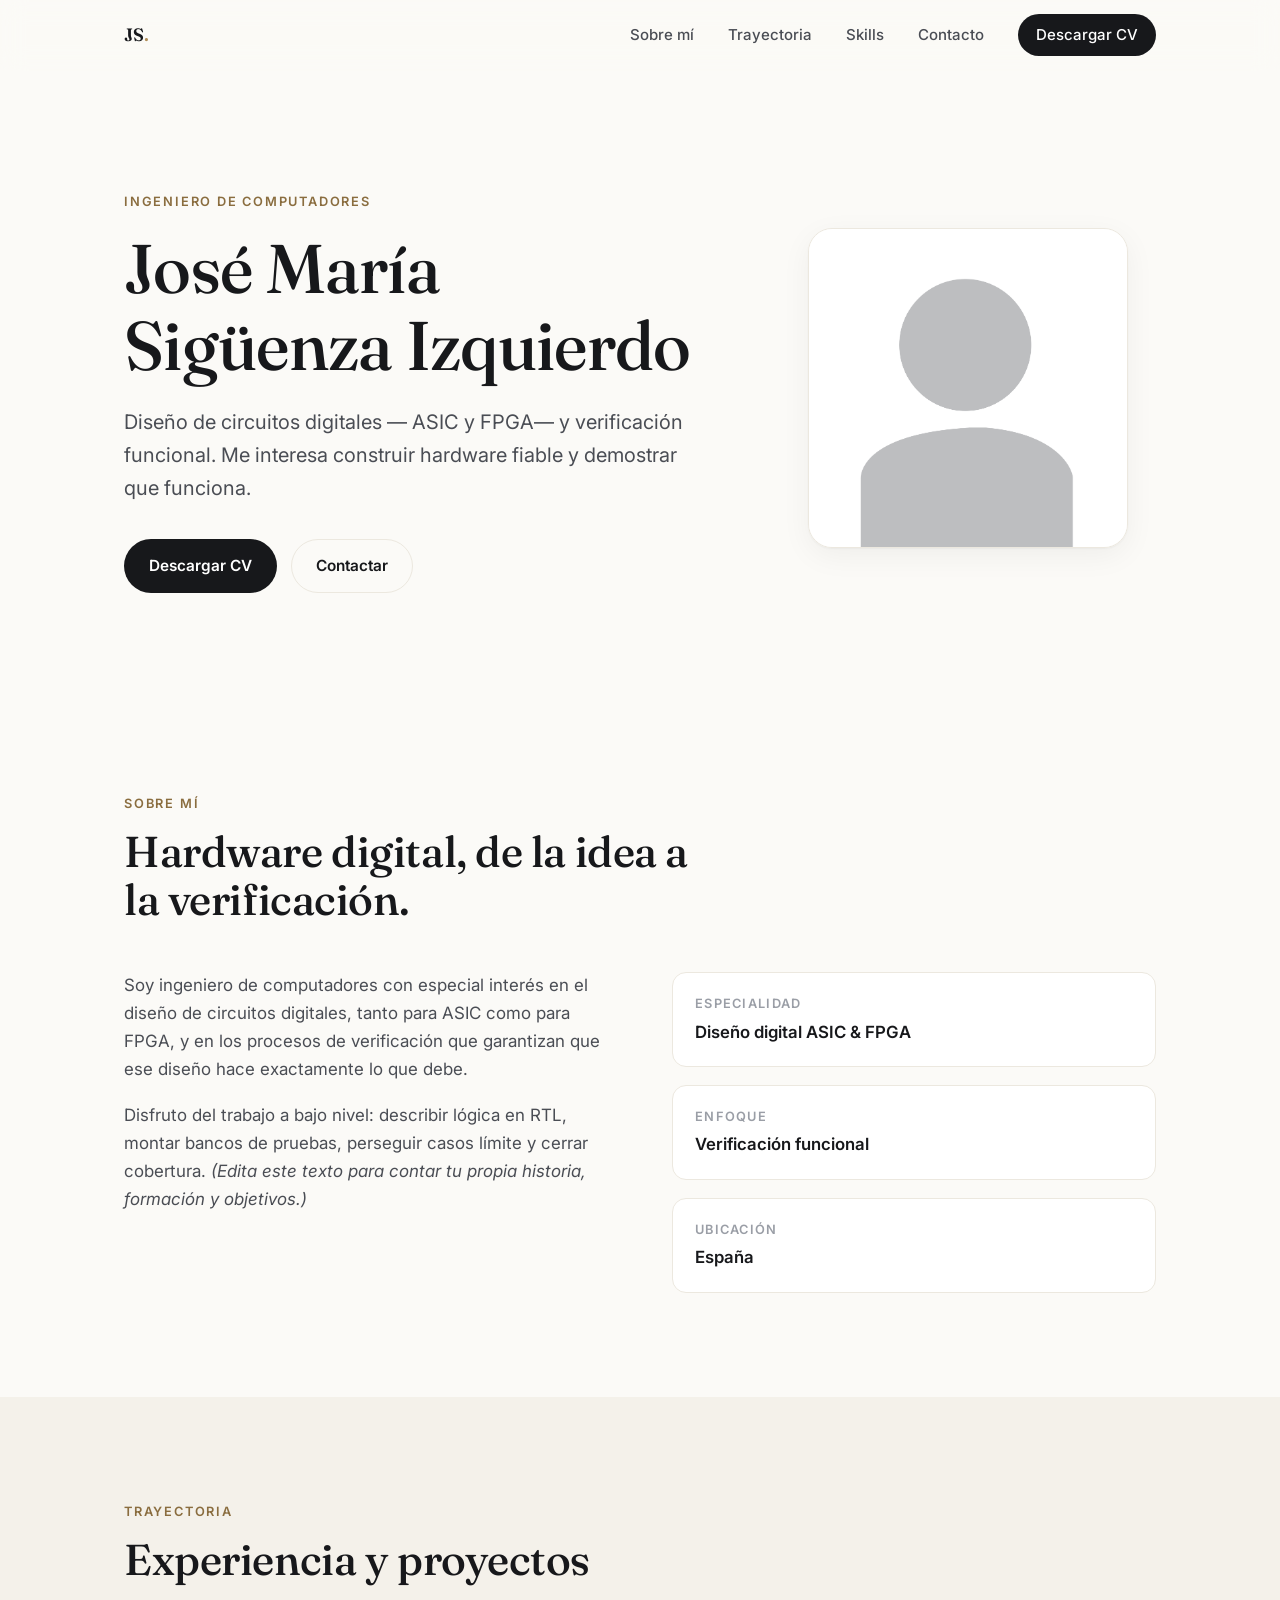
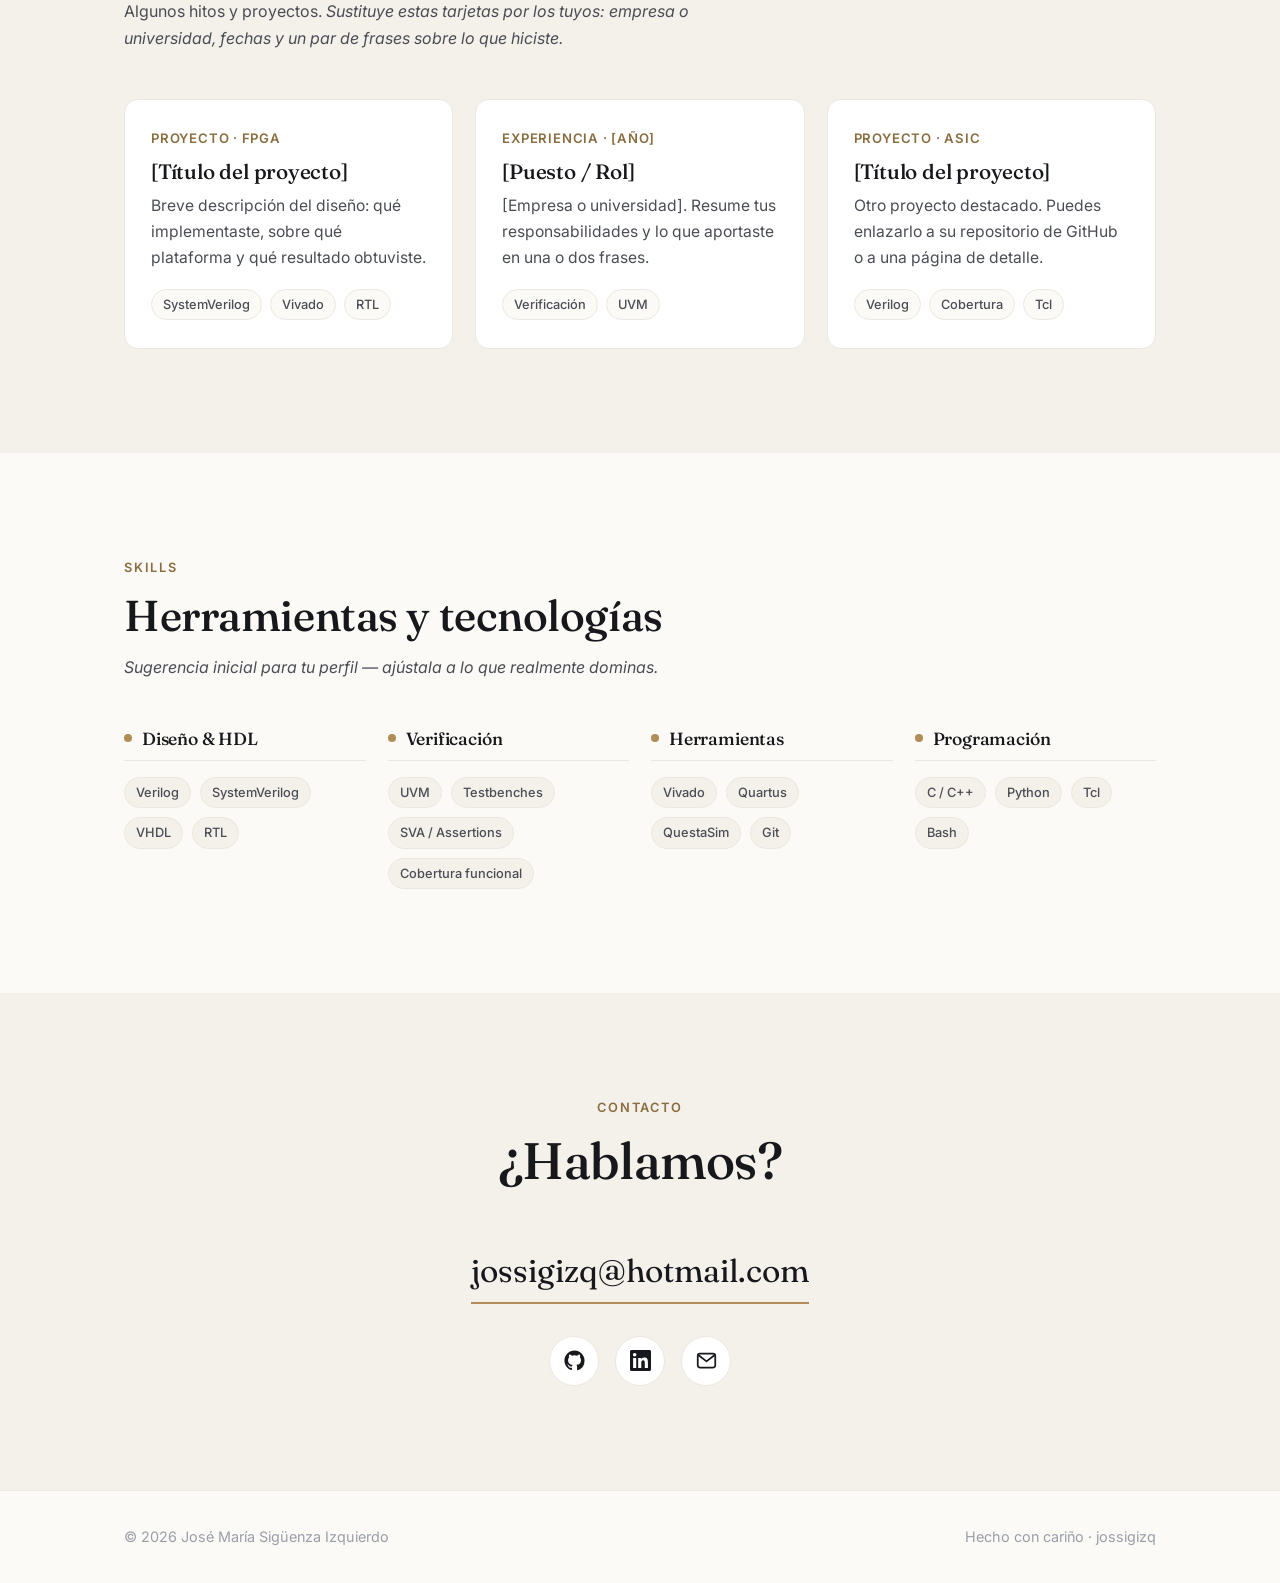
<file: portfolio.html>
<!DOCTYPE html>
<html lang="es">

<head>
  <meta charset="UTF-8">
  <meta name="viewport" content="width=device-width, initial-scale=1.0">
  <title>José María Sigüenza Izquierdo — Ingeniero de Computadores</title>
  <meta name="description"
    content="Ingeniero de Computadores. Diseño de circuitos digitales (ASIC y FPGA) y verificación funcional.">
  <link rel="icon" type="image/svg+xml" href="assets/icons/favicon.svg">
  <link rel="icon" type="image/x-icon" href="favicon.ico" sizes="32x32">
  <link rel="apple-touch-icon" href="apple-touch-icon.png">
  <link rel="manifest" href="site.webmanifest">
  <meta name="theme-color" content="#17181B">

  <!-- Tipografías -->
  <link rel="preconnect" href="https://fonts.googleapis.com">
  <link rel="preconnect" href="https://fonts.gstatic.com" crossorigin>
  <link
    href="https://fonts.googleapis.com/css2?family=Fraunces:opsz,wght@9..144,400;9..144,500;9..144,600&family=Inter:wght@400;500;600;700&display=swap"
    rel="stylesheet">

  <style>
    :root {
      --bg: #FBFAF7;
      --bg-alt: #F4F1EA;
      --surface: #FFFFFF;
      --ink: #17181B;
      --text: #4A4D54;
      --muted: #9A9EA6;
      --line: #ECE8DF;
      --accent: #B08D57;
      --accent-ink: #8A6D3F;
      --radius: 14px;
      --shadow: 0 1px 2px rgba(23, 24, 27, .04), 0 8px 30px rgba(23, 24, 27, .05);
      --maxw: 1080px;
    }

    * {
      margin: 0;
      padding: 0;
      box-sizing: border-box;
    }

    html {
      scroll-behavior: smooth;
      scroll-padding-top: 84px;
    }

    body {
      font-family: 'Inter', -apple-system, BlinkMacSystemFont, 'Segoe UI', sans-serif;
      background-color: var(--bg);
      color: var(--text);
      line-height: 1.65;
      -webkit-font-smoothing: antialiased;
      text-rendering: optimizeLegibility;
    }

    a {
      color: inherit;
      text-decoration: none;
    }

    .wrap {
      width: 100%;
      max-width: var(--maxw);
      margin: 0 auto;
      padding: 0 24px;
    }

    h1,
    h2,
    h3 {
      font-family: 'Fraunces', Georgia, serif;
      color: var(--ink);
      font-weight: 500;
      line-height: 1.12;
      letter-spacing: -.01em;
    }

    .eyebrow {
      font-size: .8rem;
      font-weight: 600;
      letter-spacing: .14em;
      text-transform: uppercase;
      color: var(--accent-ink);
    }

    /* ---------- Nav ---------- */
    header.nav {
      position: sticky;
      top: 0;
      z-index: 50;
      background: rgba(251, 250, 247, .82);
      backdrop-filter: saturate(180%) blur(12px);
      -webkit-backdrop-filter: saturate(180%) blur(12px);
      border-bottom: 1px solid transparent;
      transition: border-color .25s ease;
    }

    header.nav.scrolled {
      border-bottom-color: var(--line);
    }

    .nav-inner {
      display: flex;
      align-items: center;
      justify-content: space-between;
      height: 70px;
    }

    .brand {
      font-family: 'Fraunces', serif;
      font-size: 1.12rem;
      font-weight: 600;
      color: var(--ink);
      letter-spacing: -.01em;
    }

    .nav-links {
      display: flex;
      align-items: center;
      gap: 34px;
    }

    .nav-links a {
      font-size: .94rem;
      font-weight: 500;
      color: var(--text);
      transition: color .18s ease;
    }

    .nav-links a:hover {
      color: var(--ink);
    }

    .nav-cta {
      display: inline-flex;
      align-items: center;
      gap: 8px;
      padding: 9px 18px;
      background: var(--ink);
      color: #fff !important;
      border-radius: 999px;
      font-size: .9rem;
      font-weight: 600;
      transition: transform .18s ease, opacity .18s ease;
    }

    .nav-cta:hover {
      transform: translateY(-1px);
      opacity: .92;
    }

    .nav-toggle {
      display: none;
      background: none;
      border: 0;
      cursor: pointer;
      padding: 8px;
    }

    .nav-toggle span {
      display: block;
      width: 22px;
      height: 2px;
      background: var(--ink);
      margin: 4px 0;
      border-radius: 2px;
      transition: .25s;
    }

    /* ---------- Hero ---------- */
    .hero {
      padding: clamp(56px, 10vw, 120px) 0 clamp(48px, 8vw, 96px);
    }

    .hero-grid {
      display: grid;
      grid-template-columns: 1.4fr .9fr;
      gap: clamp(32px, 6vw, 72px);
      align-items: center;
    }

    .hero h1 {
      font-size: clamp(2.5rem, 6vw, 4.3rem);
      margin: 18px 0 0;
    }

    .hero .lead {
      font-size: clamp(1.05rem, 2vw, 1.25rem);
      color: var(--text);
      max-width: 44ch;
      margin-top: 22px;
    }

    .hero-actions {
      display: flex;
      flex-wrap: wrap;
      gap: 14px;
      margin-top: 34px;
    }

    .btn {
      display: inline-flex;
      align-items: center;
      gap: 9px;
      padding: 13px 24px;
      border-radius: 999px;
      font-size: .96rem;
      font-weight: 600;
      cursor: pointer;
      transition: transform .18s ease, opacity .18s ease, background .18s ease, border-color .18s ease;
      border: 1px solid transparent;
    }

    .btn-primary {
      background: var(--ink);
      color: #fff;
    }

    .btn-primary:hover {
      transform: translateY(-2px);
      opacity: .92;
    }

    .btn-ghost {
      background: transparent;
      color: var(--ink);
      border-color: var(--line);
    }

    .btn-ghost:hover {
      border-color: var(--ink);
      transform: translateY(-2px);
    }

    .hero-photo {
      justify-self: center;
    }

    .hero-photo img {
      width: clamp(220px, 26vw, 320px);
      aspect-ratio: 1/1;
      object-fit: cover;
      border-radius: 24px;
      box-shadow: var(--shadow);
      border: 1px solid var(--line);
    }

    /* ---------- Sections ---------- */
    section {
      padding: clamp(56px, 9vw, 104px) 0;
    }

    .section-head {
      max-width: 60ch;
      margin-bottom: 48px;
    }

    .section-head h2 {
      font-size: clamp(1.9rem, 4vw, 2.7rem);
      margin-top: 14px;
    }

    .about-grid {
      display: grid;
      grid-template-columns: 1fr 1fr;
      gap: clamp(28px, 5vw, 64px);
    }

    .about-grid p {
      font-size: 1.06rem;
      margin-bottom: 18px;
    }

    .about-grid p:last-child {
      margin-bottom: 0;
    }

    .facts {
      display: grid;
      gap: 18px;
      align-content: start;
    }

    .fact {
      padding: 20px 22px;
      background: var(--surface);
      border: 1px solid var(--line);
      border-radius: var(--radius);
    }

    .fact span {
      display: block;
      font-size: .8rem;
      letter-spacing: .1em;
      text-transform: uppercase;
      color: var(--muted);
      font-weight: 600;
      margin-bottom: 4px;
    }

    .fact strong {
      color: var(--ink);
      font-weight: 600;
      font-size: 1.05rem;
    }

    /* ---------- Experience / Projects ---------- */
    .alt {
      background: var(--bg-alt);
    }

    .cards {
      display: grid;
      grid-template-columns: repeat(auto-fit, minmax(280px, 1fr));
      gap: 22px;
    }

    .card {
      background: var(--surface);
      border: 1px solid var(--line);
      border-radius: var(--radius);
      padding: 28px 26px;
      transition: transform .2s ease, box-shadow .2s ease;
    }

    .card:hover {
      transform: translateY(-4px);
      box-shadow: var(--shadow);
    }

    .card .meta {
      font-size: .82rem;
      font-weight: 600;
      letter-spacing: .06em;
      text-transform: uppercase;
      color: var(--accent-ink);
      margin-bottom: 10px;
    }

    .card h3 {
      font-size: 1.3rem;
      margin-bottom: 10px;
    }

    .card p {
      font-size: .98rem;
    }

    .card .tags {
      display: flex;
      flex-wrap: wrap;
      gap: 8px;
      margin-top: 18px;
    }

    .tag {
      font-size: .8rem;
      font-weight: 500;
      padding: 4px 11px;
      border-radius: 999px;
      background: var(--bg-alt);
      color: var(--text);
      border: 1px solid var(--line);
    }

    .alt .tag {
      background: var(--bg);
    }

    /* ---------- Skills ---------- */
    .skills-grid {
      display: grid;
      grid-template-columns: repeat(auto-fit, minmax(240px, 1fr));
      gap: 22px;
    }

    .skill-group h3 {
      font-size: 1.1rem;
      margin-bottom: 16px;
      padding-bottom: 12px;
      border-bottom: 1px solid var(--line);
      display: flex;
      align-items: center;
      gap: 10px;
    }

    .skill-group h3::before {
      content: "";
      width: 8px;
      height: 8px;
      border-radius: 50%;
      background: var(--accent);
    }

    .skill-list {
      display: flex;
      flex-wrap: wrap;
      gap: 9px;
    }

    /* ---------- Contact ---------- */
    .contact {
      text-align: center;
    }

    .contact .section-head {
      margin-left: auto;
      margin-right: auto;
    }

    .contact h2 {
      font-size: clamp(2rem, 5vw, 3.2rem);
    }

    .contact .email {
      display: inline-block;
      font-family: 'Fraunces', serif;
      font-size: clamp(1.3rem, 3.5vw, 2rem);
      color: var(--ink);
      margin: 8px 0 32px;
      border-bottom: 2px solid var(--accent);
      padding-bottom: 4px;
      transition: color .18s ease;
    }

    .contact .email:hover {
      color: var(--accent-ink);
    }

    .socials {
      display: flex;
      justify-content: center;
      gap: 16px;
    }

    .social {
      display: inline-flex;
      align-items: center;
      justify-content: center;
      width: 50px;
      height: 50px;
      border-radius: 50%;
      border: 1px solid var(--line);
      background: var(--surface);
      color: var(--ink);
      transition: transform .18s ease, background .18s ease, color .18s ease, border-color .18s ease;
    }

    .social:hover {
      transform: translateY(-3px);
      background: var(--ink);
      color: #fff;
      border-color: var(--ink);
    }

    .social svg {
      width: 21px;
      height: 21px;
    }

    /* ---------- Footer ---------- */
    footer.foot {
      border-top: 1px solid var(--line);
      padding: 34px 0;
    }

    .foot-inner {
      display: flex;
      flex-wrap: wrap;
      gap: 12px;
      justify-content: space-between;
      align-items: center;
      color: var(--muted);
      font-size: .9rem;
    }

    /* ---------- Reveal animation ---------- */
    .reveal {
      opacity: 0;
      transform: translateY(18px);
      transition: opacity .7s ease, transform .7s ease;
    }

    .reveal.in {
      opacity: 1;
      transform: none;
    }

    /* ---------- Responsive ---------- */
    @media (max-width: 820px) {
      .hero-grid {
        grid-template-columns: 1fr;
      }

      .hero-photo {
        order: -1;
        justify-self: start;
      }

      .hero-photo img {
        width: 160px;
        border-radius: 20px;
      }

      .about-grid {
        grid-template-columns: 1fr;
      }

      .nav-links {
        position: fixed;
        inset: 70px 0 auto 0;
        flex-direction: column;
        gap: 0;
        background: var(--bg);
        border-bottom: 1px solid var(--line);
        padding: 8px 24px 20px;
        transform: translateY(-130%);
        transition: transform .3s ease;
        align-items: stretch;
      }

      .nav-links.open {
        transform: translateY(0);
      }

      .nav-links a {
        padding: 13px 0;
        border-bottom: 1px solid var(--line);
      }

      .nav-links .nav-cta {
        margin-top: 14px;
        justify-content: center;
        border-bottom: 0;
      }

      .nav-toggle {
        display: block;
      }
    }

    @media (prefers-reduced-motion: reduce) {
      * {
        scroll-behavior: auto !important;
      }

      .reveal {
        opacity: 1;
        transform: none;
        transition: none;
      }
    }
  </style>
</head>

<body>

  <!-- ============ NAV ============ -->
  <header class="nav" id="nav">
    <div class="wrap nav-inner">
      <a href="#top" class="brand">JS<span style="color:var(--accent)">.</span></a>
      <nav class="nav-links" id="navLinks">
        <a href="#about">Sobre mí</a>
        <a href="#work">Trayectoria</a>
        <a href="#skills">Skills</a>
        <a href="#contact">Contacto</a>
        <a href="assets/docs/cv_jossigizq.pdf" target="_blank" rel="noopener" class="nav-cta">
          Descargar CV
        </a>
      </nav>
      <button class="nav-toggle" id="navToggle" aria-label="Abrir menú" aria-expanded="false">
        <span></span><span></span><span></span>
      </button>
    </div>
  </header>

  <!-- ============ HERO ============ -->
  <section class="hero" id="top">
    <div class="wrap">
      <div class="hero-grid">
        <div class="reveal">
          <p class="eyebrow">Ingeniero de Computadores</p>
          <h1>José María<br>Sigüenza Izquierdo</h1>
          <p class="lead">
            Diseño de circuitos digitales —&nbsp;ASIC y FPGA— y verificación funcional.
            Me interesa construir hardware fiable y demostrar que funciona.
          </p>
          <div class="hero-actions">
            <a href="assets/docs/cv_jossigizq.pdf" target="_blank" rel="noopener" class="btn btn-primary">
              Descargar CV
            </a>
            <a href="#contact" class="btn btn-ghost">Contactar</a>
          </div>
        </div>
        <div class="hero-photo reveal">
          <img src="assets/img/avatar.jpg" alt="Retrato de José María Sigüenza Izquierdo">
        </div>
      </div>
    </div>
  </section>

  <!-- ============ ABOUT ============ -->
  <section id="about">
    <div class="wrap">
      <div class="section-head reveal">
        <p class="eyebrow">Sobre mí</p>
        <h2>Hardware digital, de la idea a la verificación.</h2>
      </div>
      <div class="about-grid">
        <div class="reveal">
          <p>
            Soy ingeniero de computadores con especial interés en el diseño de circuitos
            digitales, tanto para ASIC como para FPGA, y en los procesos de verificación que
            garantizan que ese diseño hace exactamente lo que debe.
          </p>
          <p>
            Disfruto del trabajo a bajo nivel: describir lógica en RTL, montar bancos de
            pruebas, perseguir casos límite y cerrar cobertura. <em>(Edita este texto para
            contar tu propia historia, formación y objetivos.)</em>
          </p>
        </div>
        <div class="facts reveal">
          <div class="fact">
            <span>Especialidad</span>
            <strong>Diseño digital ASIC &amp; FPGA</strong>
          </div>
          <div class="fact">
            <span>Enfoque</span>
            <strong>Verificación funcional</strong>
          </div>
          <div class="fact">
            <span>Ubicación</span>
            <strong>España</strong>
          </div>
        </div>
      </div>
    </div>
  </section>

  <!-- ============ WORK / PROJECTS ============ -->
  <section id="work" class="alt">
    <div class="wrap">
      <div class="section-head reveal">
        <p class="eyebrow">Trayectoria</p>
        <h2>Experiencia y proyectos</h2>
        <p style="margin-top:14px">
          Algunos hitos y proyectos. <em>Sustituye estas tarjetas por los tuyos: empresa o
          universidad, fechas y un par de frases sobre lo que hiciste.</em>
        </p>
      </div>
      <div class="cards">
        <article class="card reveal">
          <div class="meta">Proyecto · FPGA</div>
          <h3>[Título del proyecto]</h3>
          <p>Breve descripción del diseño: qué implementaste, sobre qué plataforma y qué
            resultado obtuviste.</p>
          <div class="tags">
            <span class="tag">SystemVerilog</span>
            <span class="tag">Vivado</span>
            <span class="tag">RTL</span>
          </div>
        </article>
        <article class="card reveal">
          <div class="meta">Experiencia · [Año]</div>
          <h3>[Puesto / Rol]</h3>
          <p>[Empresa o universidad]. Resume tus responsabilidades y lo que aportaste en una
            o dos frases.</p>
          <div class="tags">
            <span class="tag">Verificación</span>
            <span class="tag">UVM</span>
          </div>
        </article>
        <article class="card reveal">
          <div class="meta">Proyecto · ASIC</div>
          <h3>[Título del proyecto]</h3>
          <p>Otro proyecto destacado. Puedes enlazarlo a su repositorio de GitHub o a una
            página de detalle.</p>
          <div class="tags">
            <span class="tag">Verilog</span>
            <span class="tag">Cobertura</span>
            <span class="tag">Tcl</span>
          </div>
        </article>
      </div>
    </div>
  </section>

  <!-- ============ SKILLS ============ -->
  <section id="skills">
    <div class="wrap">
      <div class="section-head reveal">
        <p class="eyebrow">Skills</p>
        <h2>Herramientas y tecnologías</h2>
        <p style="margin-top:14px">
          <em>Sugerencia inicial para tu perfil — ajústala a lo que realmente dominas.</em>
        </p>
      </div>
      <div class="skills-grid">
        <div class="skill-group reveal">
          <h3>Diseño &amp; HDL</h3>
          <div class="skill-list">
            <span class="tag">Verilog</span>
            <span class="tag">SystemVerilog</span>
            <span class="tag">VHDL</span>
            <span class="tag">RTL</span>
          </div>
        </div>
        <div class="skill-group reveal">
          <h3>Verificación</h3>
          <div class="skill-list">
            <span class="tag">UVM</span>
            <span class="tag">Testbenches</span>
            <span class="tag">SVA / Assertions</span>
            <span class="tag">Cobertura funcional</span>
          </div>
        </div>
        <div class="skill-group reveal">
          <h3>Herramientas</h3>
          <div class="skill-list">
            <span class="tag">Vivado</span>
            <span class="tag">Quartus</span>
            <span class="tag">QuestaSim</span>
            <span class="tag">Git</span>
          </div>
        </div>
        <div class="skill-group reveal">
          <h3>Programación</h3>
          <div class="skill-list">
            <span class="tag">C / C++</span>
            <span class="tag">Python</span>
            <span class="tag">Tcl</span>
            <span class="tag">Bash</span>
          </div>
        </div>
      </div>
    </div>
  </section>

  <!-- ============ CONTACT ============ -->
  <section id="contact" class="contact alt">
    <div class="wrap">
      <div class="section-head reveal">
        <p class="eyebrow">Contacto</p>
        <h2>¿Hablamos?</h2>
      </div>
      <a href="mailto:jossigizq@hotmail.com" class="email reveal">jossigizq@hotmail.com</a>
      <div class="socials reveal">
        <a href="https://github.com/jossigizq" target="_blank" rel="noopener" class="social"
          aria-label="GitHub">
          <svg viewBox="0 0 24 24" fill="currentColor" aria-hidden="true">
            <path
              d="M12 .5C5.73.5.5 5.73.5 12.02c0 5.1 3.29 9.42 7.86 10.95.58.11.79-.25.79-.56 0-.27-.01-1.16-.02-2.1-3.2.7-3.88-1.37-3.88-1.37-.52-1.33-1.28-1.69-1.28-1.69-1.05-.72.08-.71.08-.71 1.16.08 1.77 1.19 1.77 1.19 1.03 1.77 2.7 1.26 3.36.96.1-.75.4-1.26.73-1.55-2.55-.29-5.24-1.28-5.24-5.69 0-1.26.45-2.29 1.19-3.1-.12-.29-.52-1.46.11-3.05 0 0 .97-.31 3.18 1.18a11 11 0 0 1 5.79 0c2.2-1.49 3.17-1.18 3.17-1.18.63 1.59.23 2.76.11 3.05.74.81 1.19 1.84 1.19 3.1 0 4.42-2.69 5.39-5.25 5.68.41.36.78 1.07.78 2.16 0 1.56-.01 2.82-.01 3.2 0 .31.21.68.8.56A11.52 11.52 0 0 0 23.5 12.02C23.5 5.73 18.27.5 12 .5Z" />
          </svg>
        </a>
        <a href="https://www.linkedin.com/in/jos%C3%A9-mar%C3%ADa-sig%C3%BCenza-izquierdo-6b55ab35a/"
          target="_blank" rel="noopener" class="social" aria-label="LinkedIn">
          <svg viewBox="0 0 24 24" fill="currentColor" aria-hidden="true">
            <path
              d="M20.45 20.45h-3.56v-5.57c0-1.33-.02-3.04-1.85-3.04-1.85 0-2.14 1.45-2.14 2.94v5.67H9.35V9h3.42v1.56h.05c.48-.9 1.64-1.85 3.37-1.85 3.6 0 4.27 2.37 4.27 5.46v6.28ZM5.34 7.43a2.07 2.07 0 1 1 0-4.14 2.07 2.07 0 0 1 0 4.14ZM7.12 20.45H3.56V9h3.56v11.45ZM22.22 0H1.77C.79 0 0 .77 0 1.73v20.54C0 23.23.79 24 1.77 24h20.45c.98 0 1.78-.77 1.78-1.73V1.73C24 .77 23.2 0 22.22 0Z" />
          </svg>
        </a>
        <a href="mailto:jossigizq@hotmail.com" class="social" aria-label="Email">
          <svg viewBox="0 0 24 24" fill="none" stroke="currentColor" stroke-width="2"
            stroke-linecap="round" stroke-linejoin="round" aria-hidden="true">
            <rect x="2" y="4" width="20" height="16" rx="2.5" />
            <path d="m3 6 9 7 9-7" />
          </svg>
        </a>
      </div>
    </div>
  </section>

  <!-- ============ FOOTER ============ -->
  <footer class="foot">
    <div class="wrap foot-inner">
      <span>© 2026 José María Sigüenza Izquierdo</span>
      <span>Hecho con cariño · jossigizq</span>
    </div>
  </footer>

  <script>
    // Nav: borde al hacer scroll
    const nav = document.getElementById('nav');
    const onScroll = () => nav.classList.toggle('scrolled', window.scrollY > 8);
    onScroll();
    window.addEventListener('scroll', onScroll, { passive: true });

    // Menú móvil
    const toggle = document.getElementById('navToggle');
    const links = document.getElementById('navLinks');
    toggle.addEventListener('click', () => {
      const open = links.classList.toggle('open');
      toggle.setAttribute('aria-expanded', open);
    });
    links.querySelectorAll('a').forEach(a =>
      a.addEventListener('click', () => links.classList.remove('open')));

    // Reveal al hacer scroll
    const io = new IntersectionObserver((entries) => {
      entries.forEach(e => {
        if (e.isIntersecting) {
          e.target.classList.add('in');
          io.unobserve(e.target);
        }
      });
    }, { threshold: 0.12 });
    document.querySelectorAll('.reveal').forEach(el => io.observe(el));
  </script>

</body>

</html>
</file>
